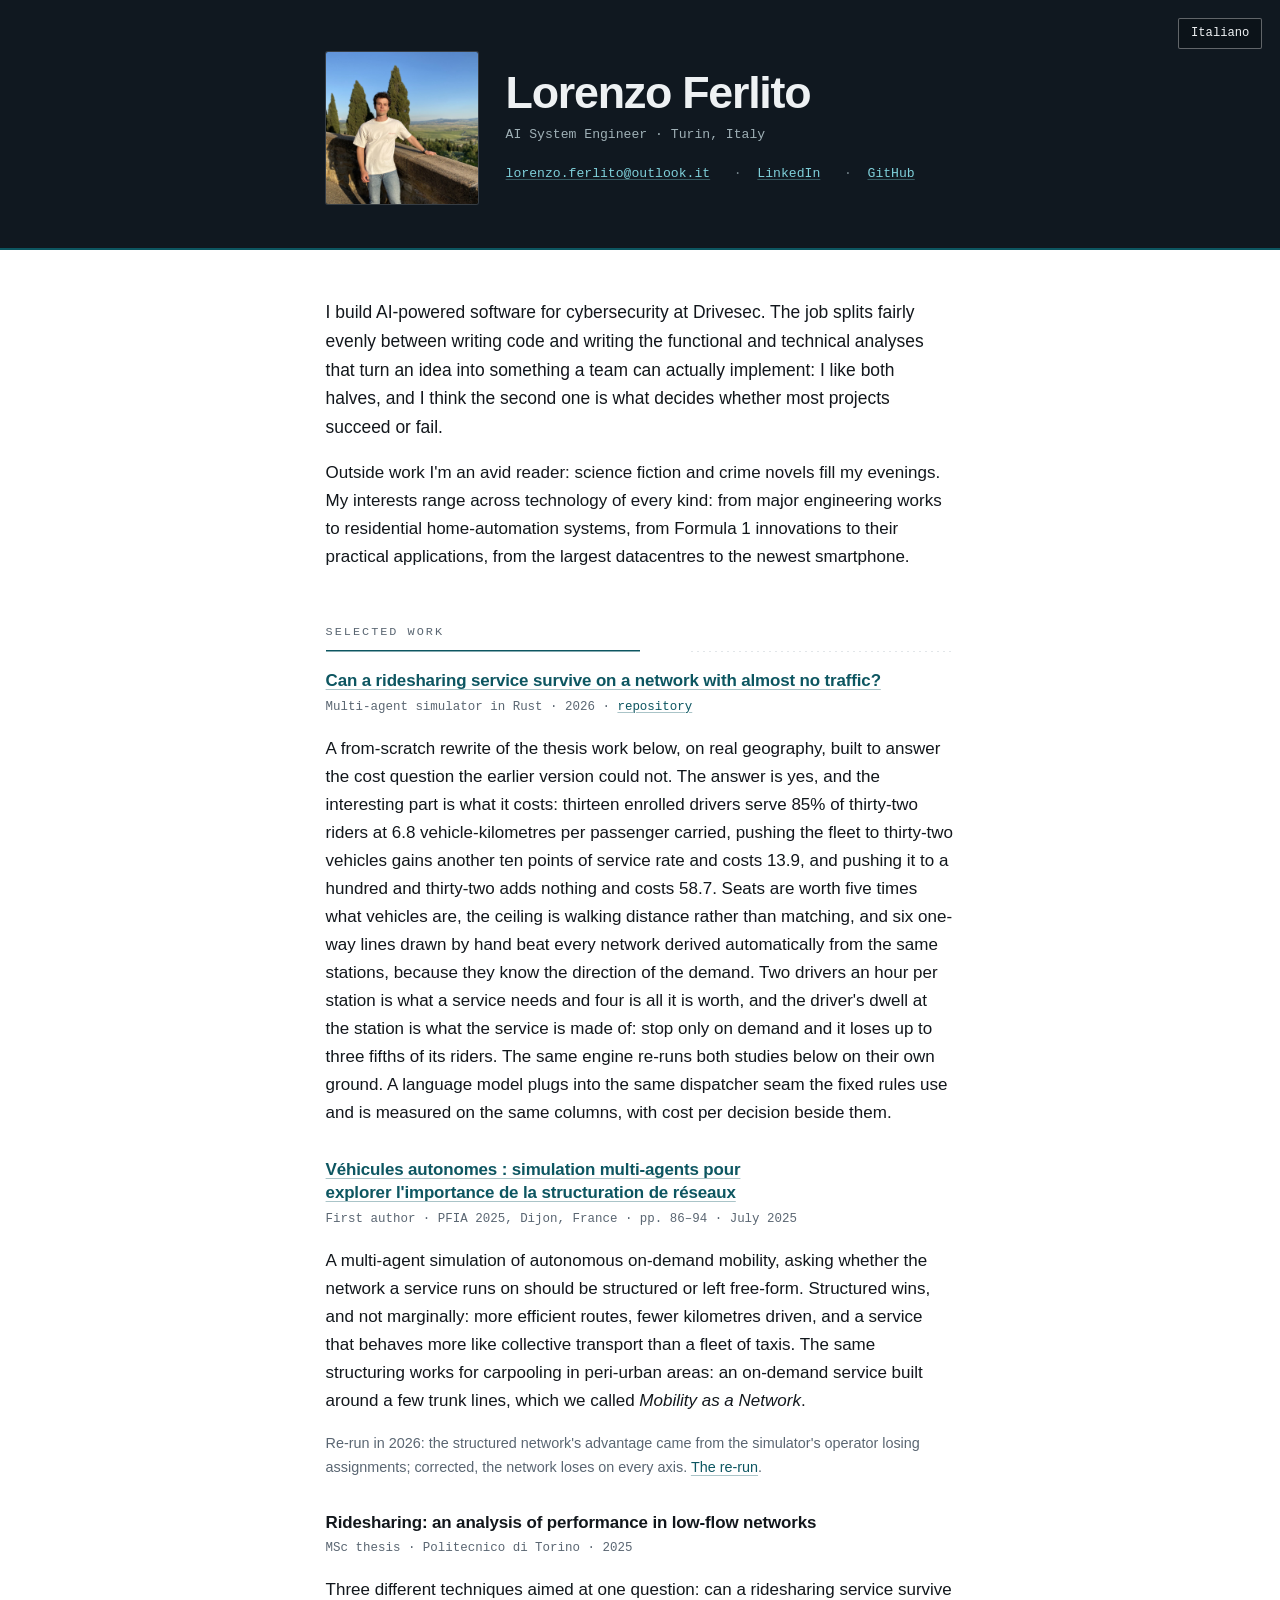
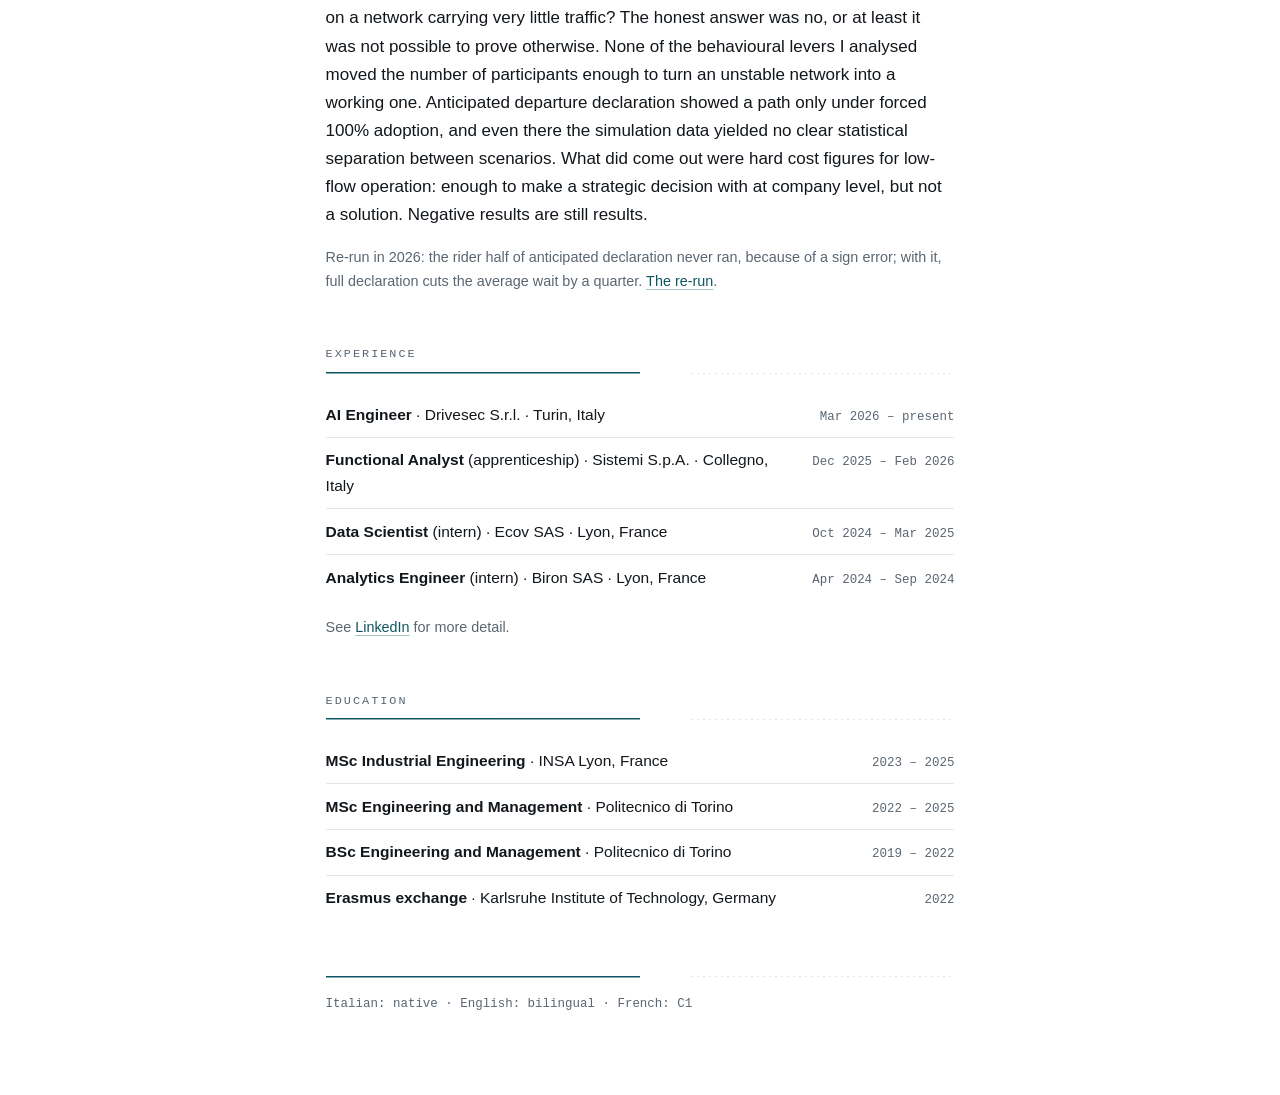
<file: index.html>
<!doctype html>
<html lang="en">

<head>
  <meta charset="utf-8">
  <meta name="viewport" content="width=device-width, initial-scale=1">
  <title>Lorenzo Ferlito</title>
  <meta name="description"
    content="Lorenzo Ferlito: AI engineer in Turin, Italy. Building AI-powered software for cybersecurity.">
  <link rel="icon" href="favicon.svg" type="image/svg+xml">
  <link rel="stylesheet" href="style.css">
</head>

<body>

  <a class="lang" href="it/" hreflang="it">Italiano</a>

  <div class="banner">
    <header>
      <img class="avatar" src="images/profile.jpg" alt="Lorenzo Ferlito">
      <div>
        <h1>Lorenzo Ferlito</h1>
        <p class="tagline">AI System Engineer · Turin, Italy</p>
        <!-- CV button: re-enable when Ferlito_Lorenzo_CV.pdf lands
        <p><a class="btn" href="Ferlito_Lorenzo_CV.pdf" download>Download CV (PDF)</a></p>
        -->
        <ul class="contact">
          <li><a href="mailto:lorenzo.ferlito@outlook.it">lorenzo.ferlito@outlook.it</a></li>
          <li><a href="https://linkedin.com/in/lorenzoferlito">LinkedIn</a></li>
          <li><a href="https://github.com/loryferli">GitHub</a></li>
        </ul>
      </div>
    </header>
  </div>

  <section class="intro">
    <p>I build AI-powered software for cybersecurity at Drivesec. The job splits fairly evenly between writing code and
      writing the functional and technical analyses that turn an idea into something a team can actually implement: I
      like both halves, and I think the second one is what decides whether most projects succeed or fail.</p>
    <p>Outside work I'm an avid reader: science fiction and crime novels fill my evenings. My interests range across
      technology of every kind: from major engineering works to residential home-automation systems, from Formula 1
      innovations to their practical applications, from the largest datacentres to the newest smartphone.</p>
  </section>

  <h2>Selected work</h2>

  <div class="entry">
    <h3><a href="mas/">Can a ridesharing service survive on a network with almost no traffic?</a></h3>
    <p class="meta">Multi-agent simulator in Rust · 2026 · <a href="https://github.com/loryferli/mas">repository</a>
    </p>
    <p>A from-scratch rewrite of the thesis work below, on real geography, built to answer the cost
      question the earlier version could not. The answer is yes, and the interesting part is what it
      costs: thirteen enrolled drivers serve 85% of thirty-two riders at 6.8 vehicle-kilometres per
      passenger carried, pushing the fleet to thirty-two vehicles gains another ten points of service
      rate and costs 13.9, and pushing it to a hundred and thirty-two adds nothing and costs 58.7.
      Seats are worth five times what vehicles are, the ceiling is walking distance rather than
      matching, and six one-way lines drawn by hand beat every network derived automatically from the
      same stations, because they know the direction of the demand. Two drivers an hour per station
      is what a service needs and four is all it is worth, and the driver's dwell at the station is
      what the service is made of: stop only on demand and it loses up to three fifths of its riders.
      The same engine re-runs both studies below on their own ground. A language model plugs into the
      same dispatcher seam the fixed rules use and is measured on the same columns, with cost per
      decision beside them.</p>
  </div>

  <div class="entry">
    <h3><a href="https://hal.science/hal-05189763v2">Véhicules autonomes : simulation multi-agents pour explorer
        l'importance de la structuration de réseaux</a></h3>
    <p class="meta">First author · PFIA 2025, Dijon, France · pp. 86–94 · July 2025</p>
    <p>A multi-agent simulation of autonomous on-demand mobility, asking whether the network a service runs on should be
      structured or left free-form. Structured wins, and not marginally: more efficient routes, fewer kilometres
      driven, and a service that behaves more like collective transport than a fleet of taxis. The same structuring
      works for carpooling in peri-urban areas: an on-demand service built around a few trunk lines, which we called
      <em>Mobility as a Network</em>.</p>
    <p class="aside">Re-run in 2026: the structured network's advantage came from the simulator's
      operator losing assignments; corrected, the network loses on every axis.
      <a href="mas/#rerun">The re-run</a>.</p>
  </div>

  <div class="entry">
    <h3>Ridesharing: an analysis of performance in low-flow networks</h3>
    <p class="meta">MSc thesis · Politecnico di Torino · 2025</p>
    <p>Three different techniques aimed at one question: can a ridesharing service survive on a network carrying very
      little traffic? The honest answer was no, or at least it was not possible to prove otherwise. None of the
      behavioural levers I analysed moved the number of participants enough to turn an unstable network into a working
      one. Anticipated departure declaration showed a path only under forced 100% adoption, and even there the
      simulation data yielded no clear statistical separation between scenarios. What did come out were hard cost
      figures for low-flow operation: enough to make a strategic decision with at company level, but not a solution.
      Negative results are still results.</p>
    <p class="aside">Re-run in 2026: the rider half of anticipated declaration never ran, because of
      a sign error; with it, full declaration cuts the average wait by a quarter.
      <a href="mas/#rerun">The re-run</a>.</p>
  </div>

  <h2>Experience</h2>

  <ul class="roles">
    <li><span class="what"><strong>AI Engineer</strong> · Drivesec S.r.l. · Turin, Italy</span><span class="when">Mar
        2026 – present</span></li>
    <li><span class="what"><strong>Functional Analyst</strong> (apprenticeship) · Sistemi S.p.A. · Collegno,
        Italy</span><span class="when">Dec 2025 – Feb 2026</span></li>
    <li><span class="what"><strong>Data Scientist</strong> (intern) · Ecov SAS · Lyon, France</span><span
        class="when">Oct 2024 – Mar 2025</span></li>
    <li><span class="what"><strong>Analytics Engineer</strong> (intern) · Biron SAS · Lyon, France</span><span
        class="when">Apr 2024 – Sep 2024</span></li>
  </ul>
  <p class="aside">See <a href="https://linkedin.com/in/lorenzoferlito">LinkedIn</a> for more detail.
  </p>

  <h2>Education</h2>

  <ul class="roles">
    <li><span class="what"><strong>MSc Industrial Engineering</strong> · INSA Lyon, France</span><span class="when">2023
        – 2025</span></li>
    <li><span class="what"><strong>MSc Engineering and Management</strong> · Politecnico di Torino</span><span
        class="when">2022 – 2025</span></li>
    <li><span class="what"><strong>BSc Engineering and Management</strong> · Politecnico di Torino</span><span
        class="when">2019 – 2022</span></li>
    <li><span class="what"><strong>Erasmus exchange</strong> · Karlsruhe Institute of Technology, Germany</span><span
        class="when">2022</span></li>
  </ul>

  <footer>
    <p>Italian: native · English: bilingual · French: C1</p>
  </footer>

</body>

</html>
</file>
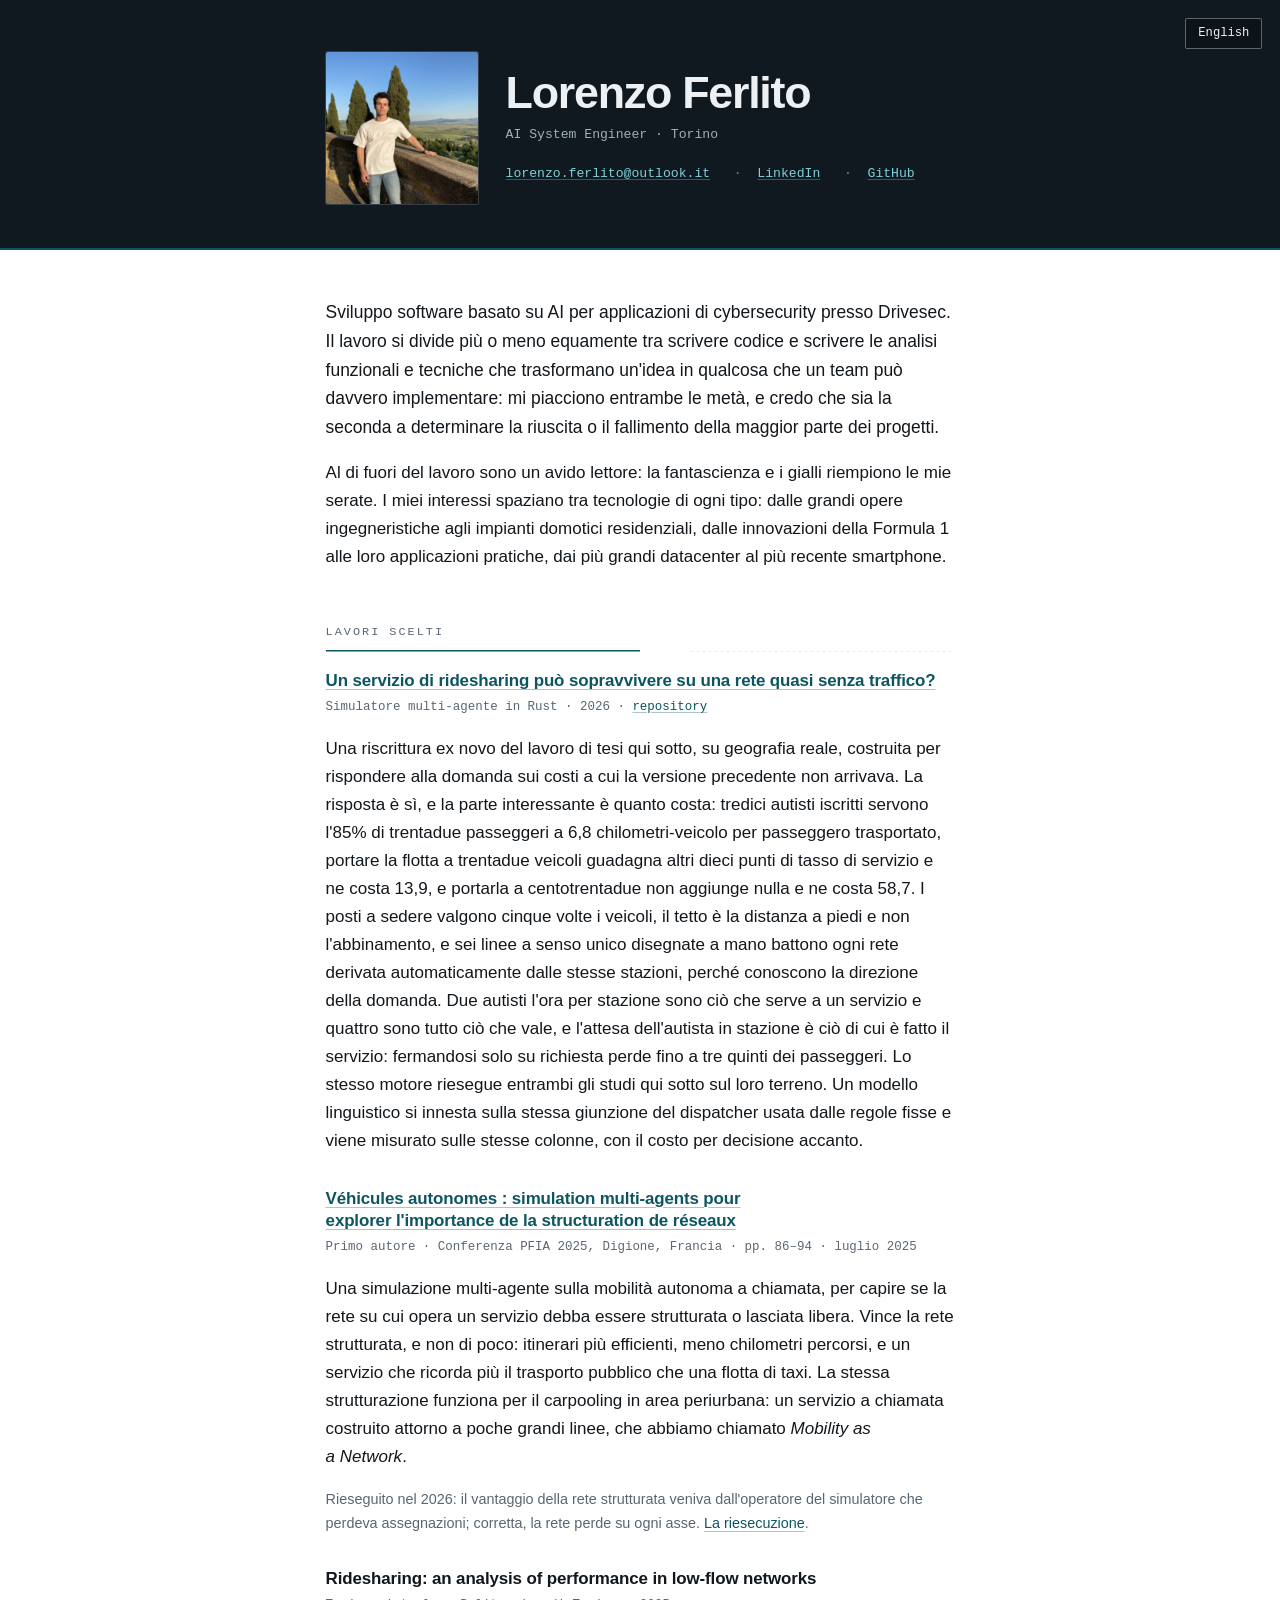
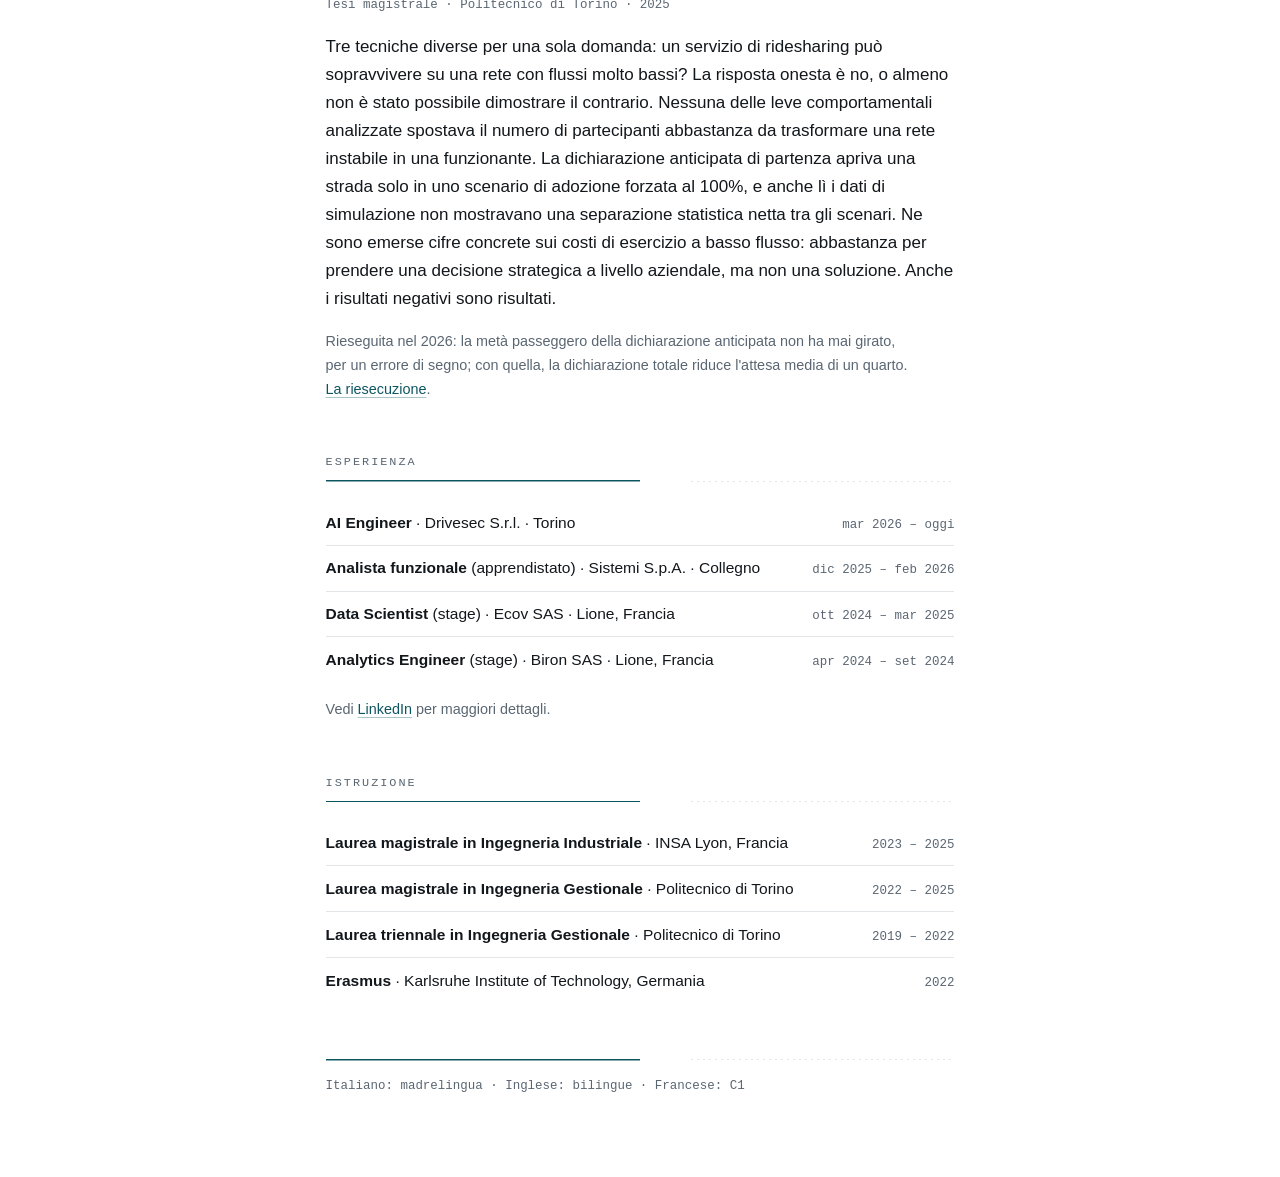
<file: it/index.html>
<!doctype html>
<html lang="it">

<head>
  <meta charset="utf-8">
  <meta name="viewport" content="width=device-width, initial-scale=1">
  <title>Lorenzo Ferlito</title>
  <meta name="description"
    content="Lorenzo Ferlito: AI engineer a Torino. Sviluppo software AI per applicazioni di cybersecurity.">
  <link rel="icon" href="../favicon.svg" type="image/svg+xml">
  <link rel="stylesheet" href="../style.css">
</head>

<body class="it">

  <a class="lang" href="../" hreflang="en">English</a>

  <div class="banner">
    <header>
      <img class="avatar" src="../images/profile.jpg" alt="Lorenzo Ferlito">
      <div>
        <h1>Lorenzo Ferlito</h1>
        <p class="tagline">AI System Engineer · Torino</p>
        <!-- CV button: re-enable when Ferlito_Lorenzo_CV.pdf lands
        <p><a class="btn" href="../Ferlito_Lorenzo_CV.pdf" download>Scarica il CV (PDF)</a></p>
        -->
        <ul class="contact">
          <li><a href="mailto:lorenzo.ferlito@outlook.it">lorenzo.ferlito@outlook.it</a></li>
          <li><a href="https://linkedin.com/in/lorenzoferlito">LinkedIn</a></li>
          <li><a href="https://github.com/loryferli">GitHub</a></li>
        </ul>
      </div>
    </header>
  </div>

  <section class="intro">
    <p>Sviluppo software basato su AI per applicazioni di cybersecurity presso Drivesec. Il lavoro si divide più o
      meno equamente tra scrivere codice e scrivere le analisi funzionali e tecniche che trasformano un'idea in
      qualcosa che un team può davvero implementare: mi piacciono entrambe le metà, e credo che sia la seconda a
      determinare la riuscita o il fallimento della maggior parte dei progetti.</p>
    <p>Al di fuori del lavoro sono un avido lettore: la fantascienza e i gialli riempiono le mie serate. I miei
      interessi spaziano tra tecnologie di ogni tipo: dalle grandi opere ingegneristiche agli impianti domotici
      residenziali, dalle innovazioni della Formula 1 alle loro applicazioni pratiche, dai più grandi datacenter al più
      recente smartphone.</p>
  </section>

  <h2>Lavori scelti</h2>

  <div class="entry">
    <h3><a href="mas/">Un servizio di ridesharing può sopravvivere su una rete quasi senza traffico?</a></h3>
    <p class="meta">Simulatore multi-agente in Rust · 2026 · <a
        href="https://github.com/loryferli/mas">repository</a></p>
    <p>Una riscrittura ex novo del lavoro di tesi qui sotto, su geografia reale, costruita per rispondere alla
      domanda sui costi a cui la versione precedente non arrivava. La risposta è sì, e la parte interessante è quanto
      costa: tredici autisti iscritti servono l'85% di trentadue passeggeri a 6,8 chilometri-veicolo per passeggero
      trasportato, portare la flotta a trentadue veicoli guadagna altri dieci punti di tasso di servizio e ne costa
      13,9, e portarla a centotrentadue non aggiunge nulla e ne costa 58,7. I posti a sedere valgono cinque volte i
      veicoli, il tetto è la distanza a piedi e non l'abbinamento, e sei linee a senso unico disegnate a mano battono
      ogni rete derivata automaticamente dalle stesse stazioni, perché conoscono la direzione della domanda. Due
      autisti l'ora per stazione sono ciò che serve a un servizio e quattro sono tutto ciò che vale, e l'attesa
      dell'autista in stazione è ciò di cui è fatto il servizio: fermandosi solo su richiesta perde fino a tre quinti
      dei passeggeri. Lo stesso motore riesegue entrambi gli studi qui sotto sul loro terreno. Un
      modello linguistico si innesta sulla stessa giunzione del dispatcher usata dalle regole fisse e viene misurato
      sulle stesse colonne, con il costo per decisione accanto.</p>
  </div>

  <div class="entry">
    <h3><a href="https://hal.science/hal-05189763v2">Véhicules autonomes : simulation multi-agents pour explorer
        l'importance de la structuration de réseaux</a></h3>
    <p class="meta">Primo autore · Conferenza PFIA 2025, Digione, Francia · pp. 86–94 · luglio 2025</p>
    <p>Una simulazione multi-agente sulla mobilità autonoma a chiamata, per capire se la rete su cui opera un
      servizio debba essere strutturata o lasciata libera. Vince la rete strutturata, e non di poco: itinerari più
      efficienti, meno chilometri percorsi, e un servizio che ricorda più il trasporto pubblico che una flotta di
      taxi. La stessa strutturazione funziona per il carpooling in area periurbana: un servizio a chiamata costruito
      attorno a poche grandi linee, che abbiamo chiamato <em>Mobility as a Network</em>.</p>
    <p class="aside">Rieseguito nel 2026: il vantaggio della rete strutturata veniva dall'operatore del simulatore
      che perdeva assegnazioni; corretta, la rete perde su ogni asse. <a href="mas/#rerun">La riesecuzione</a>.</p>
  </div>

  <div class="entry">
    <h3>Ridesharing: an analysis of performance in low-flow networks</h3>
    <p class="meta">Tesi magistrale · Politecnico di Torino · 2025</p>
    <p>Tre tecniche diverse per una sola domanda: un servizio di ridesharing può sopravvivere su una rete con flussi
      molto bassi? La risposta onesta è no, o almeno non è stato possibile dimostrare il contrario. Nessuna delle leve
      comportamentali analizzate spostava il numero di partecipanti abbastanza da trasformare una rete instabile in
      una funzionante. La dichiarazione anticipata di partenza apriva una strada solo in uno scenario di adozione
      forzata al 100%, e anche lì i dati di simulazione non mostravano una separazione statistica netta tra gli
      scenari. Ne sono emerse cifre concrete sui costi di esercizio a basso flusso: abbastanza per prendere una
      decisione strategica a livello aziendale, ma non una soluzione. Anche i risultati negativi sono risultati.</p>
    <p class="aside">Rieseguita nel 2026: la metà passeggero della dichiarazione anticipata non ha mai girato, per un
      errore di segno; con quella, la dichiarazione totale riduce l'attesa media di un quarto.
      <a href="mas/#rerun">La riesecuzione</a>.</p>
  </div>

  <h2>Esperienza</h2>

  <ul class="roles">
    <li><span class="what"><strong>AI Engineer</strong> · Drivesec S.r.l. · Torino</span><span class="when">mar 2026 –
        oggi</span></li>
    <li><span class="what"><strong>Analista funzionale</strong> (apprendistato) · Sistemi S.p.A. · Collegno</span><span
        class="when">dic 2025 – feb 2026</span></li>
    <li><span class="what"><strong>Data Scientist</strong> (stage) · Ecov SAS · Lione, Francia</span><span
        class="when">ott 2024 – mar 2025</span></li>
    <li><span class="what"><strong>Analytics Engineer</strong> (stage) · Biron SAS · Lione, Francia</span><span
        class="when">apr 2024 – set 2024</span></li>
  </ul>
  <p class="aside">Vedi <a href="https://linkedin.com/in/lorenzoferlito">LinkedIn</a> per maggiori dettagli.</p>

  <h2>Istruzione</h2>

  <ul class="roles">
    <li><span class="what"><strong>Laurea magistrale in Ingegneria Industriale</strong> · INSA Lyon, Francia</span><span
        class="when">2023 – 2025</span></li>
    <li><span class="what"><strong>Laurea magistrale in Ingegneria Gestionale</strong> · Politecnico di
        Torino</span><span class="when">2022 – 2025</span></li>
    <li><span class="what"><strong>Laurea triennale in Ingegneria Gestionale</strong> · Politecnico di
        Torino</span><span class="when">2019 – 2022</span></li>
    <li><span class="what"><strong>Erasmus</strong> · Karlsruhe Institute of Technology, Germania</span><span
        class="when">2022</span></li>
  </ul>

  <footer>
    <p>Italiano: madrelingua · Inglese: bilingue · Francese: C1</p>
  </footer>

</body>

</html>
</file>
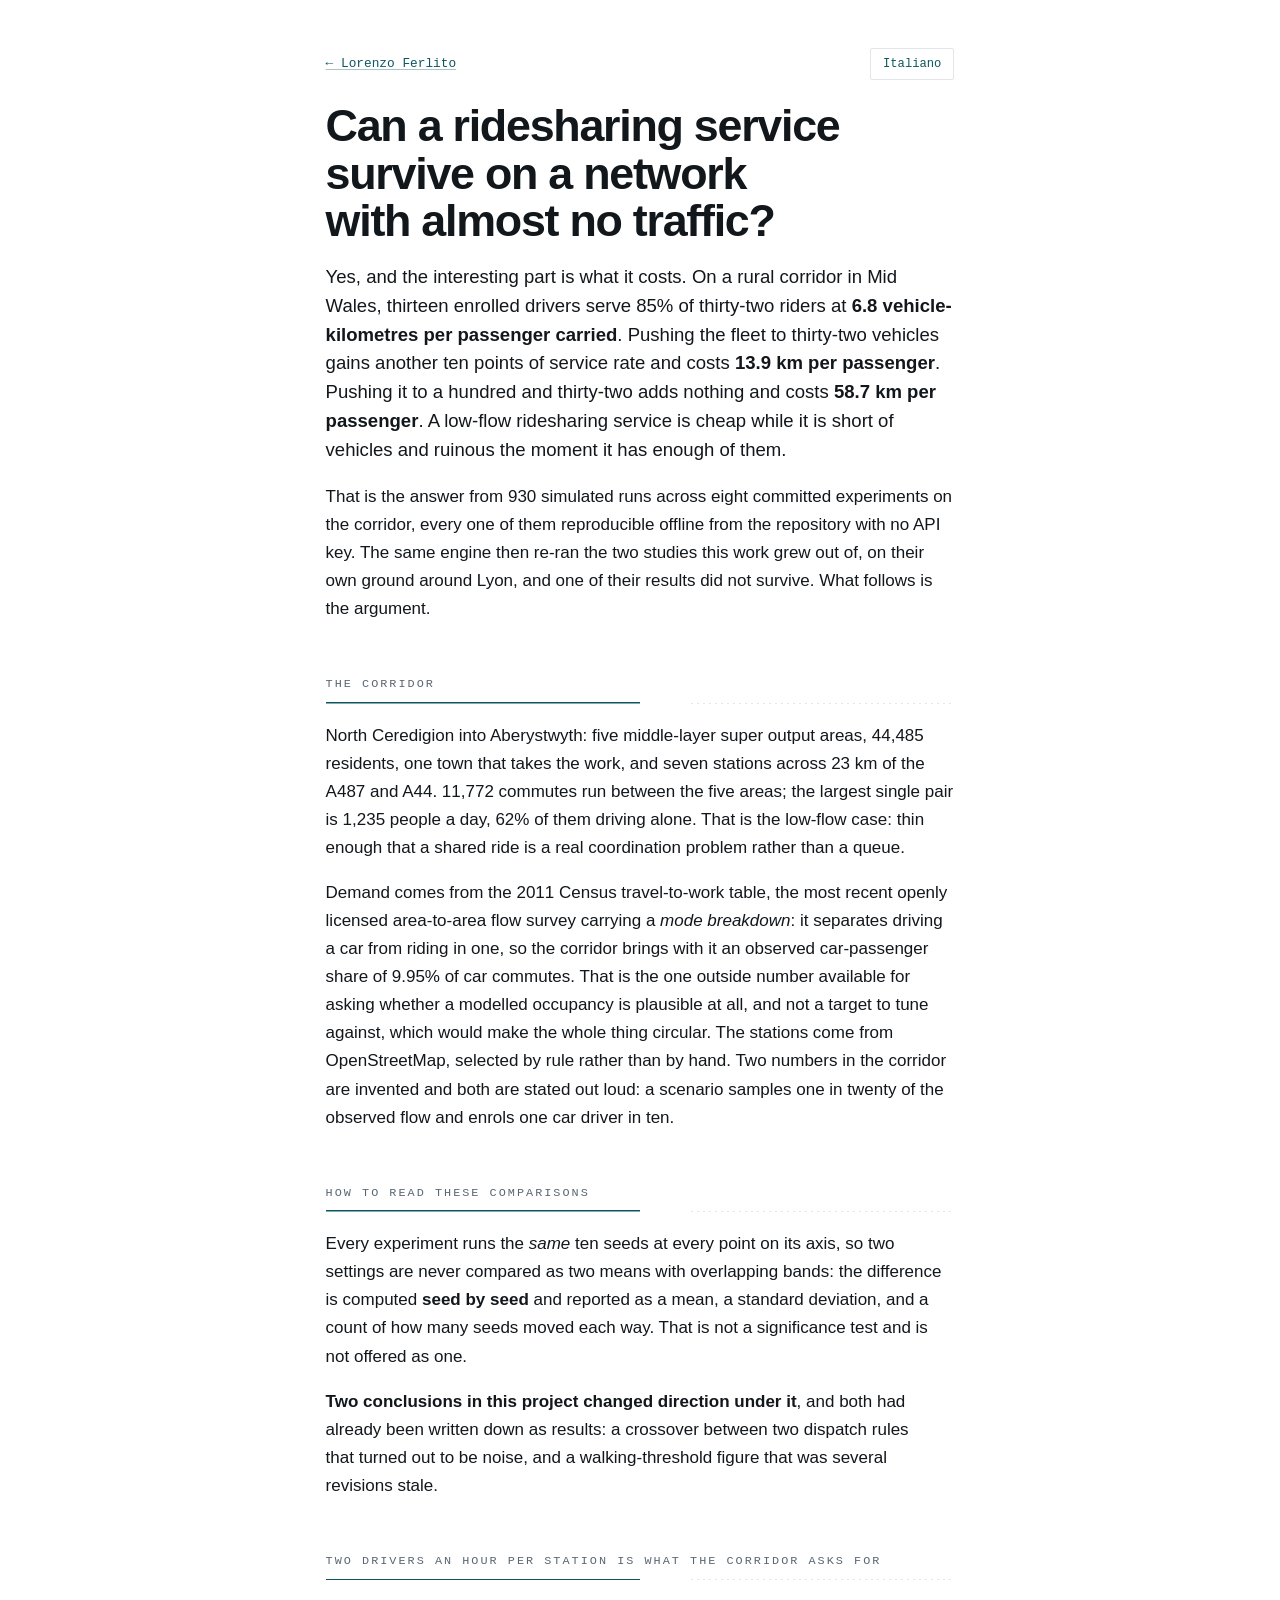
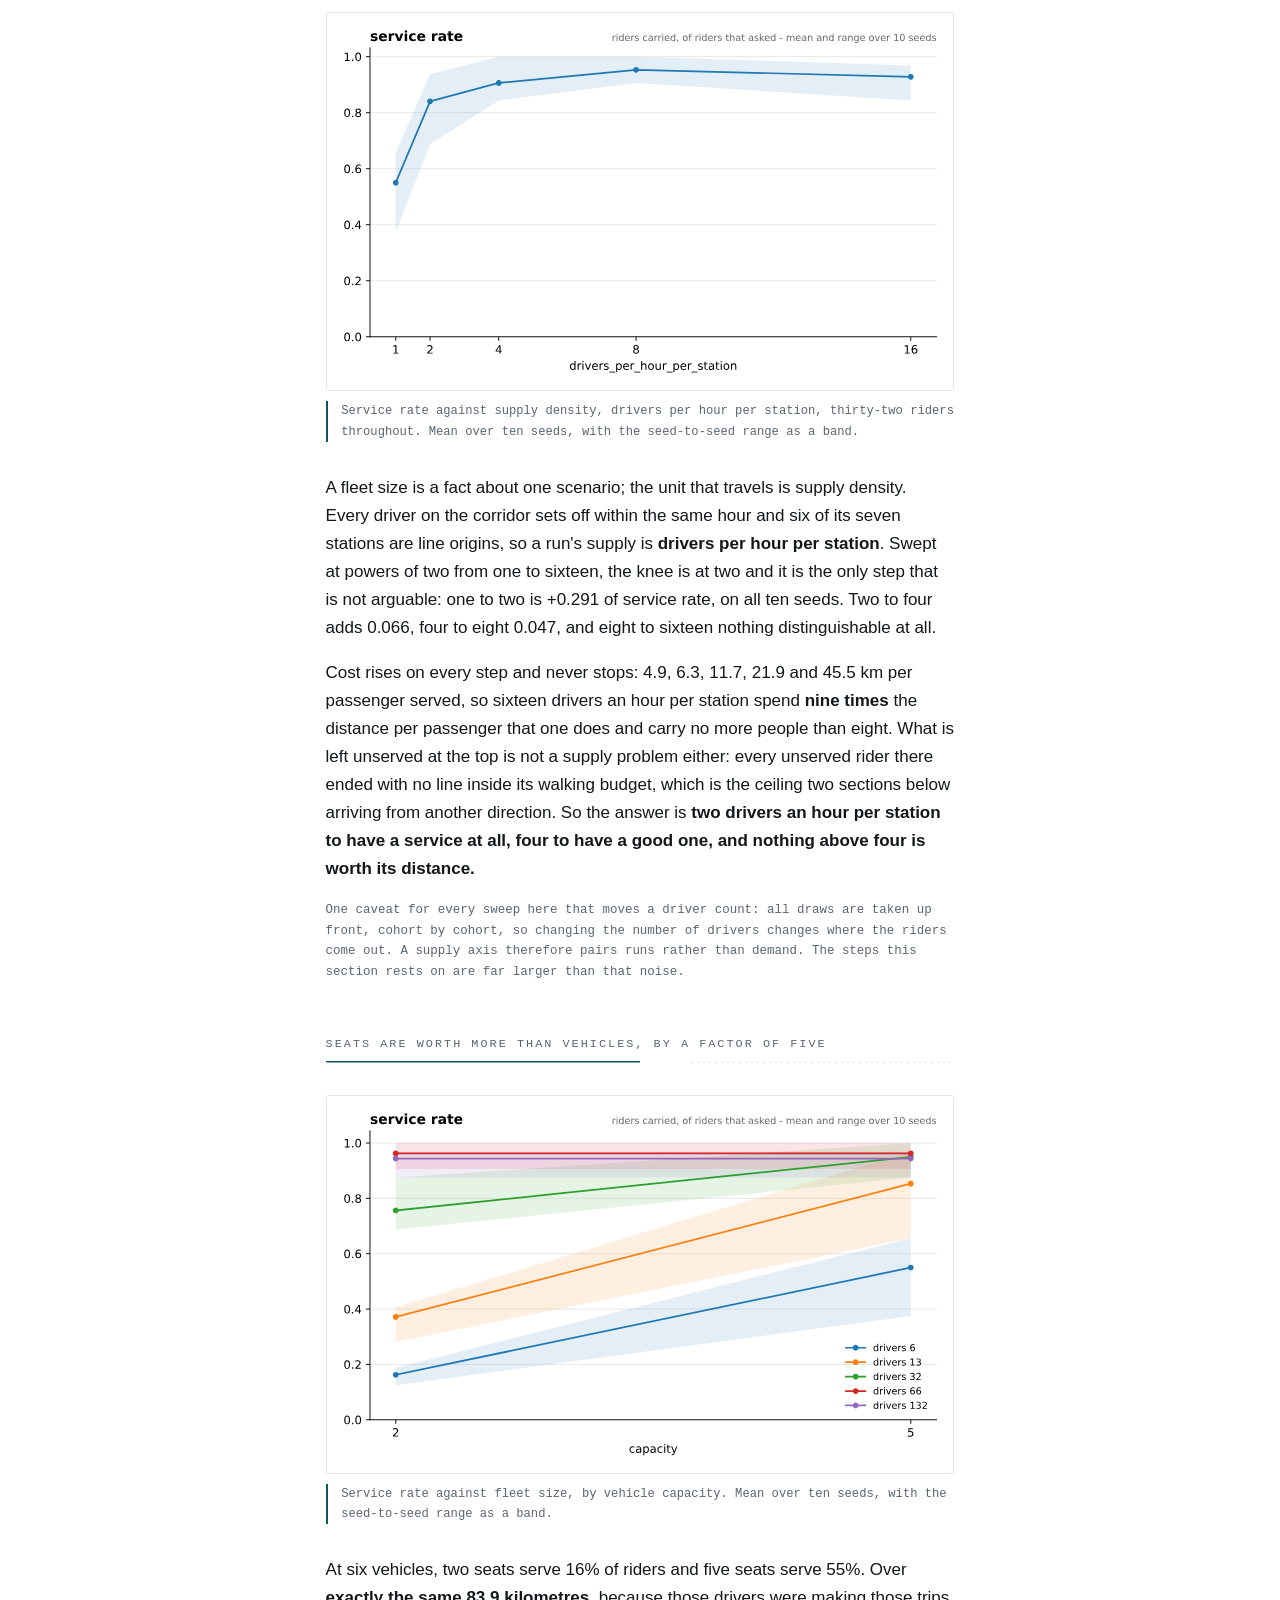
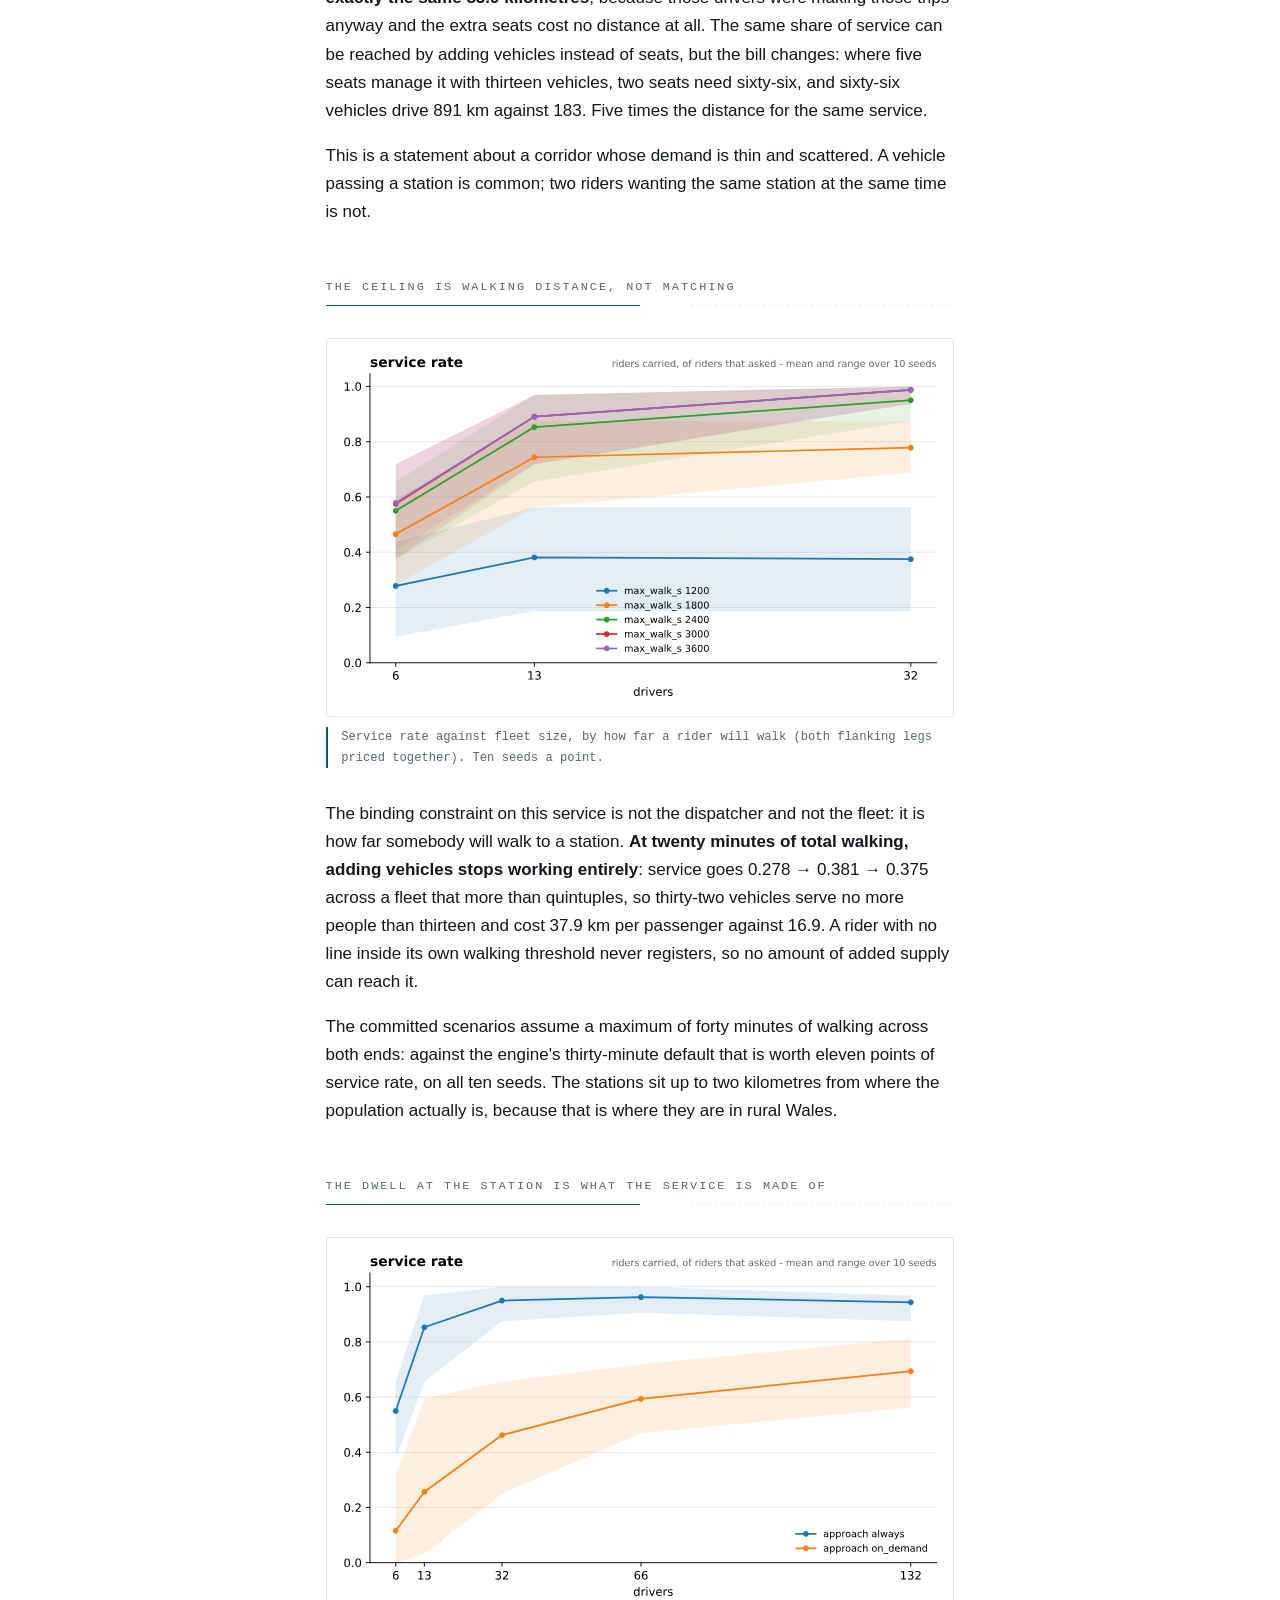
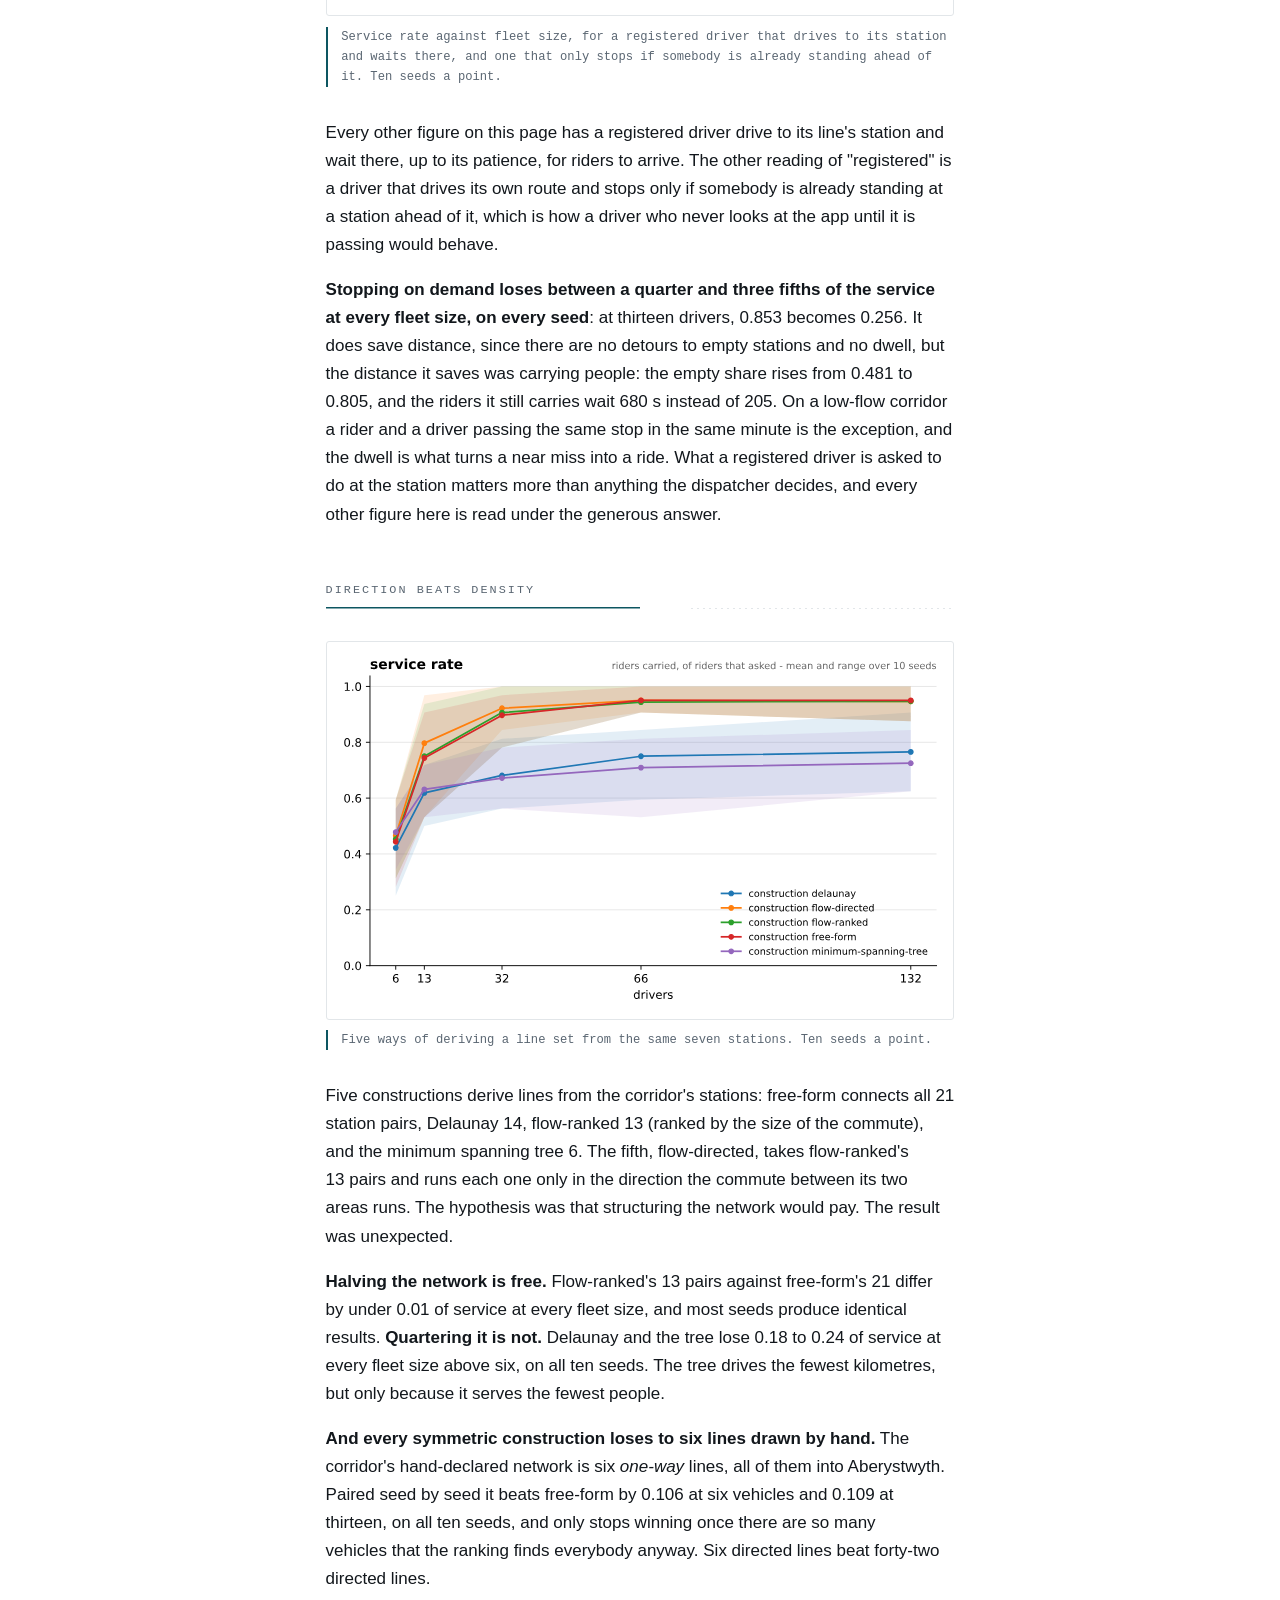
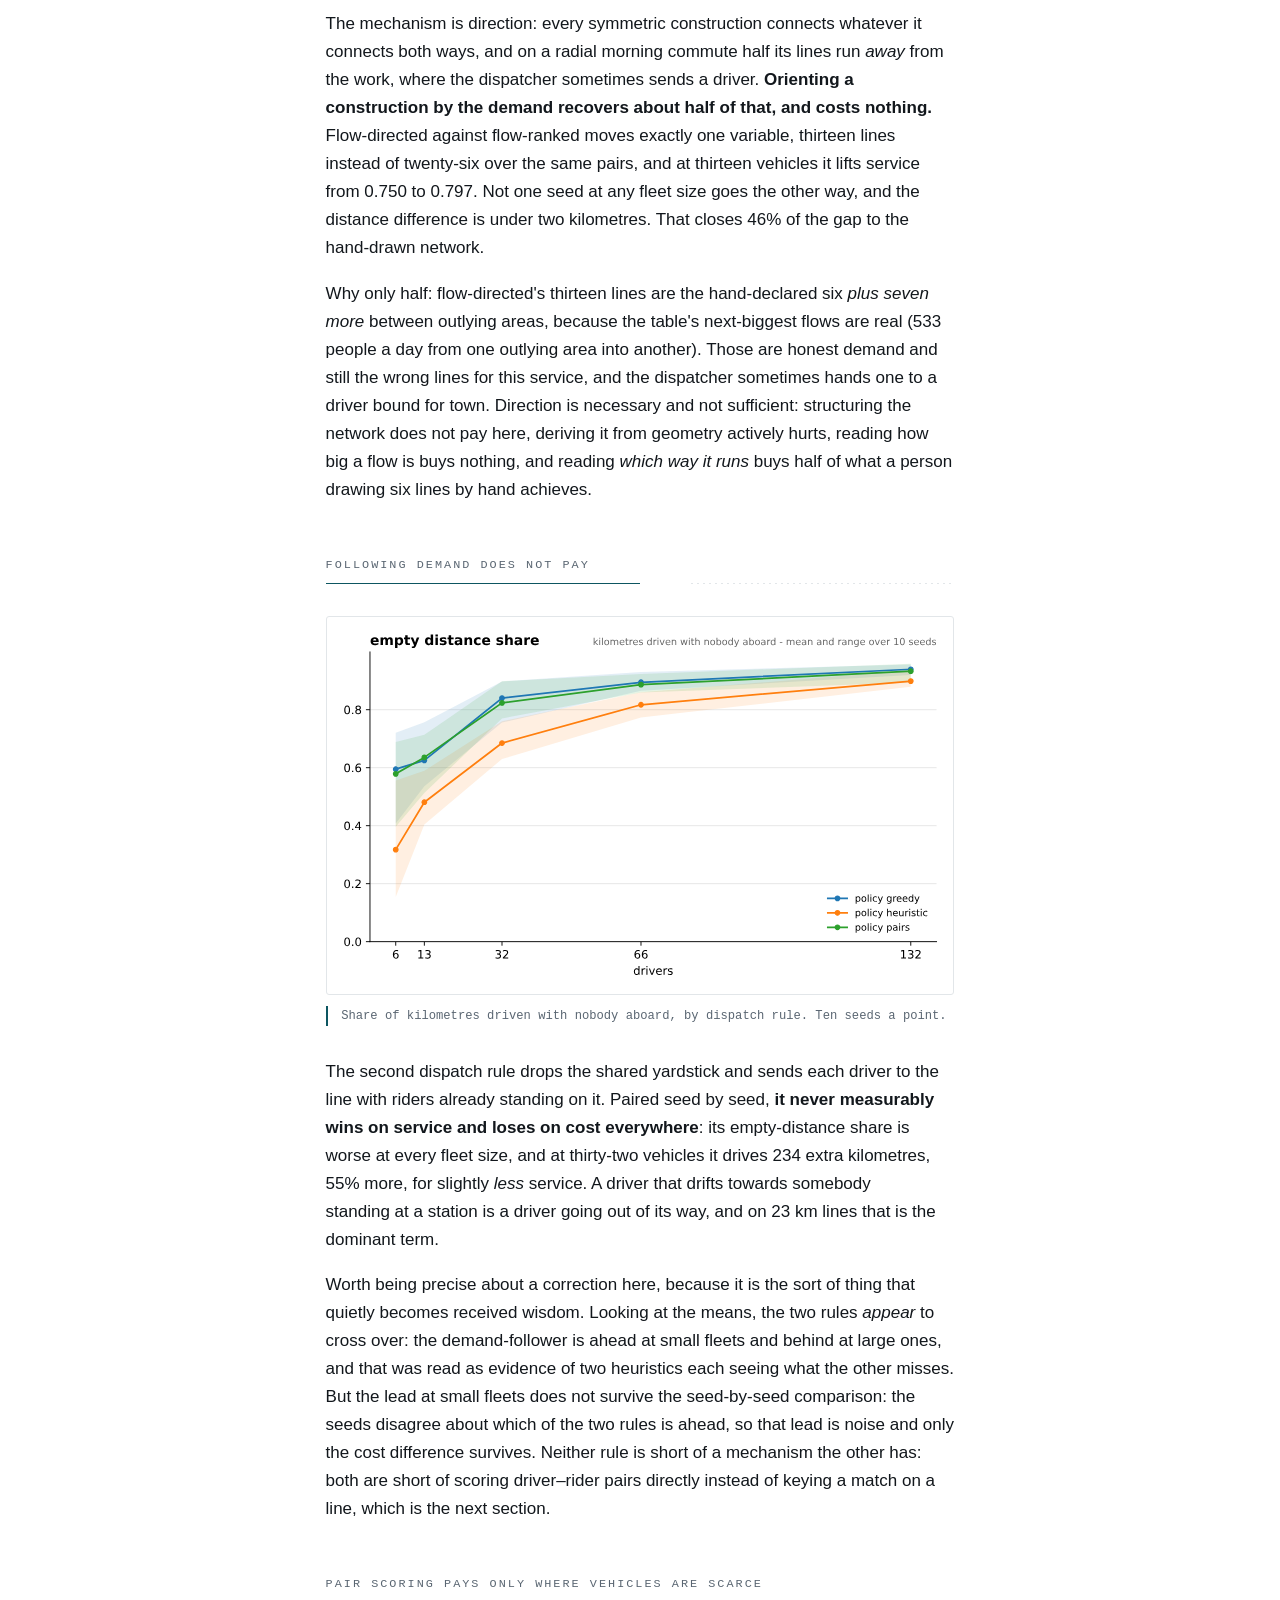
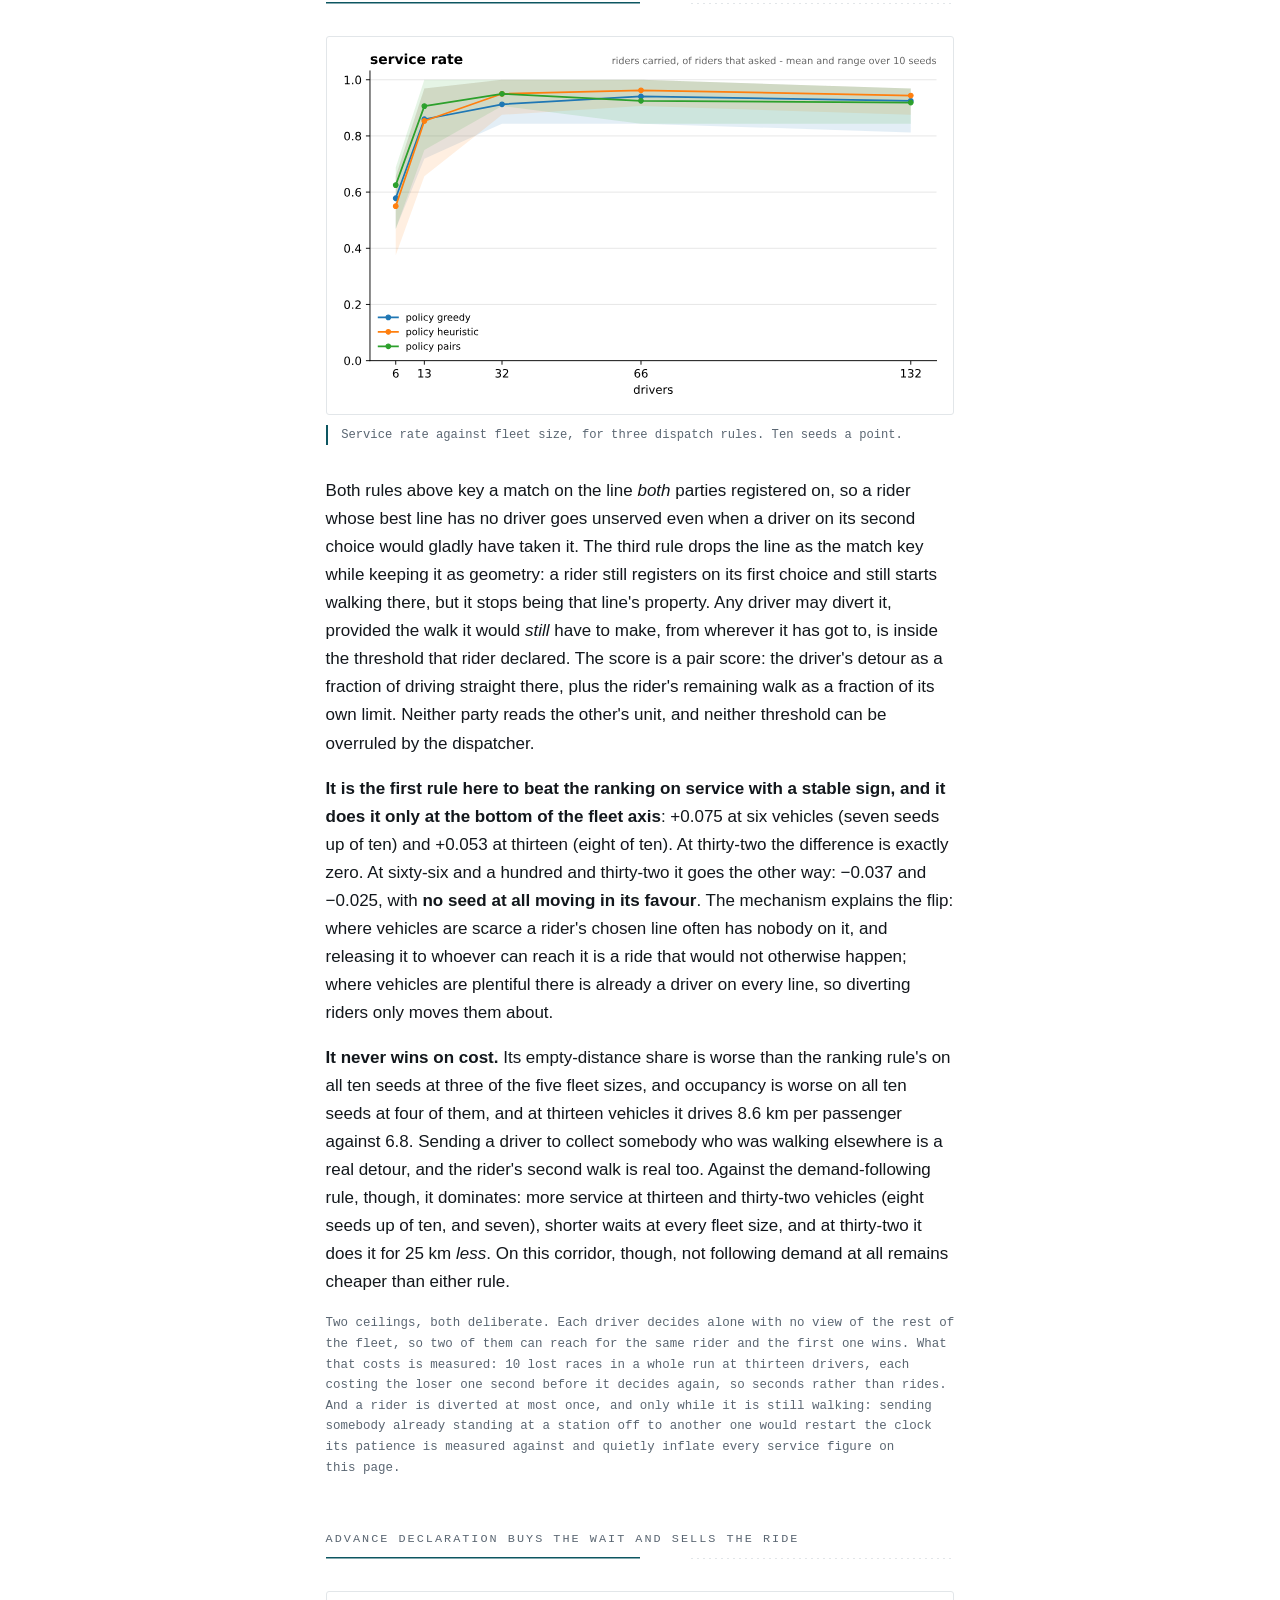
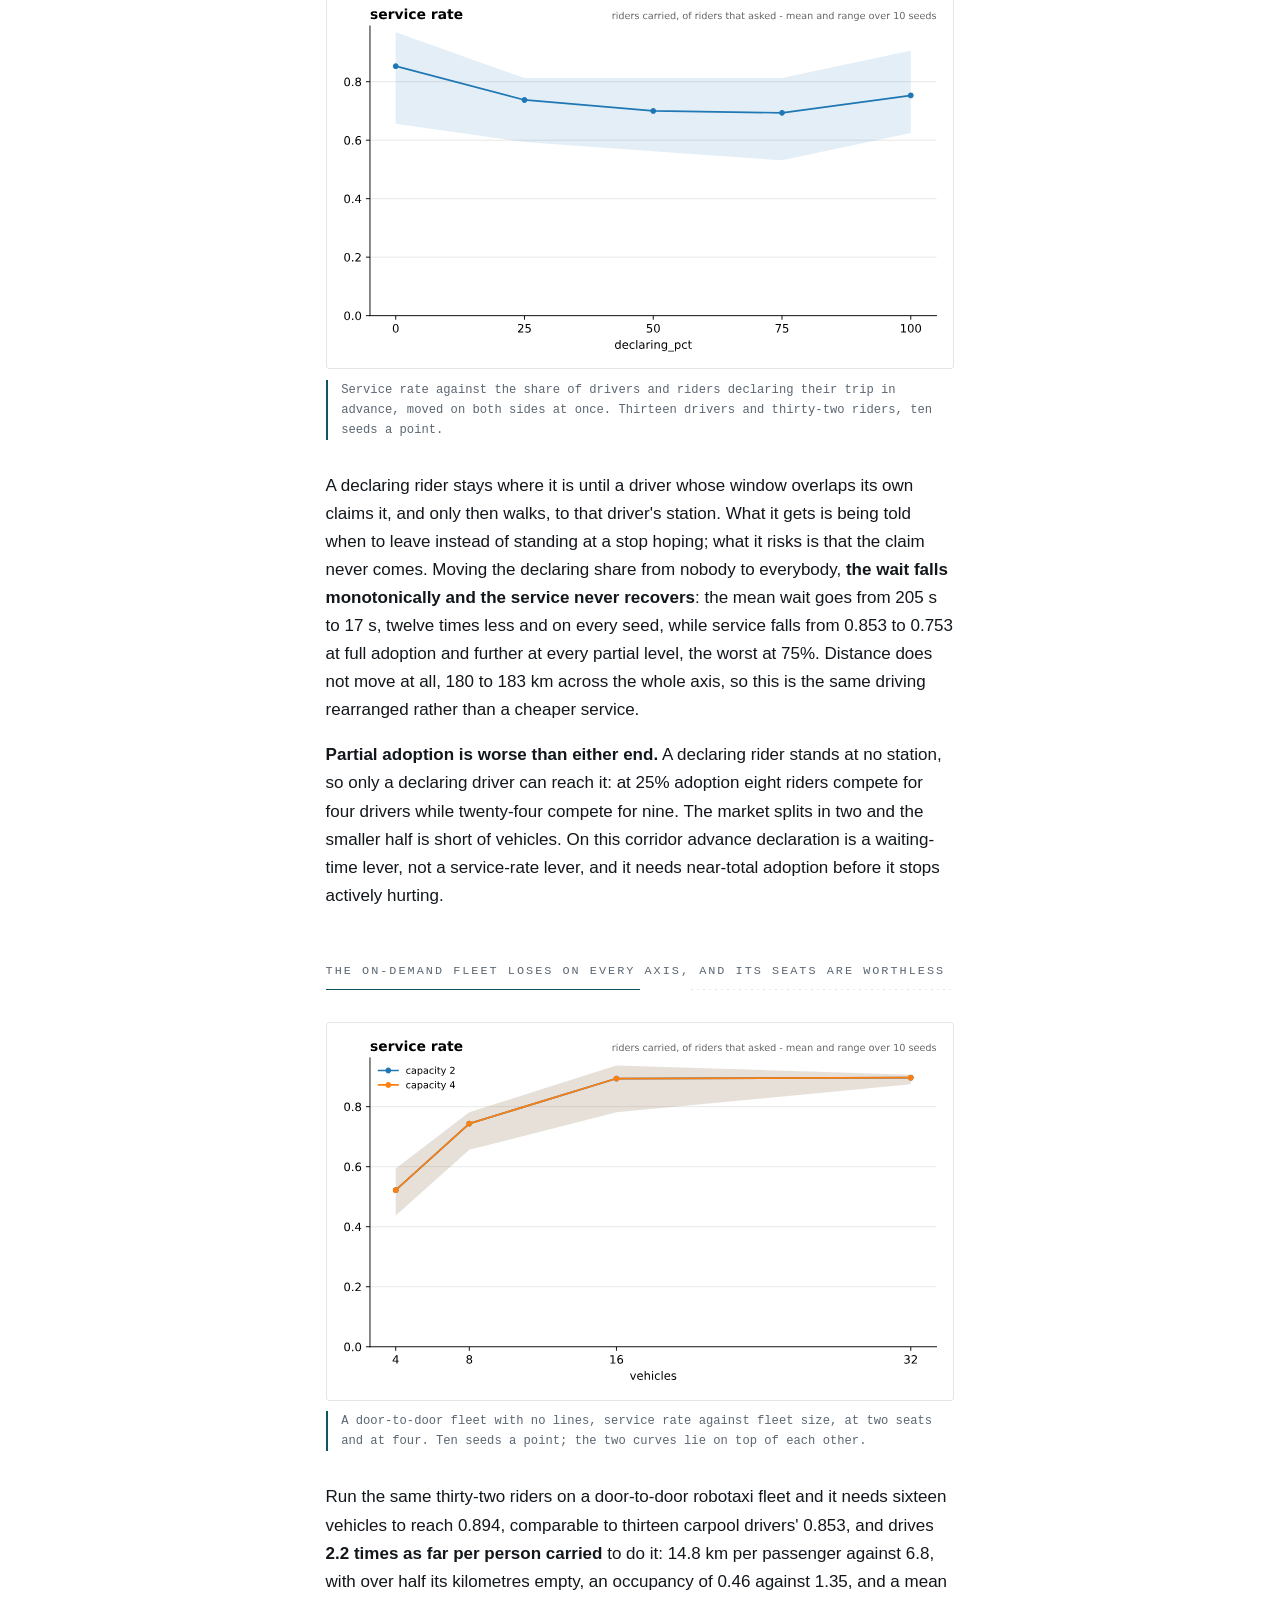
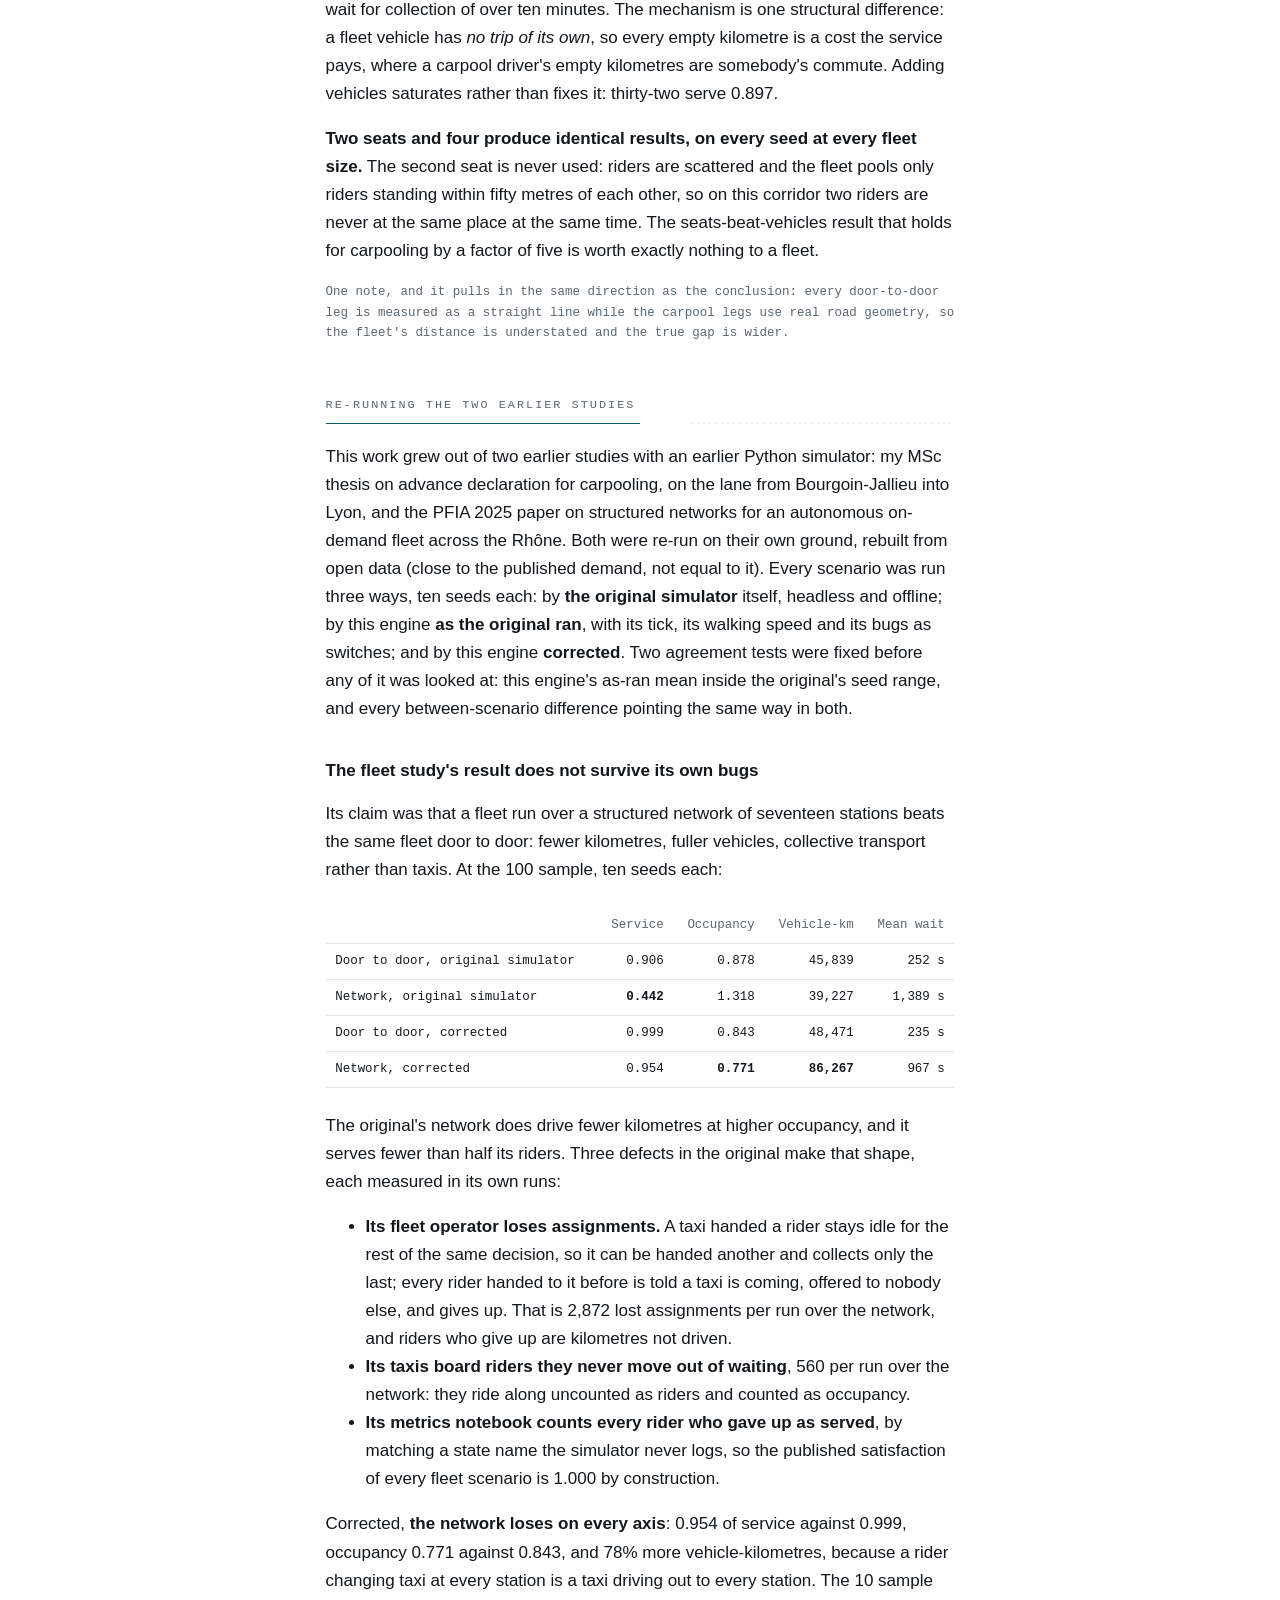
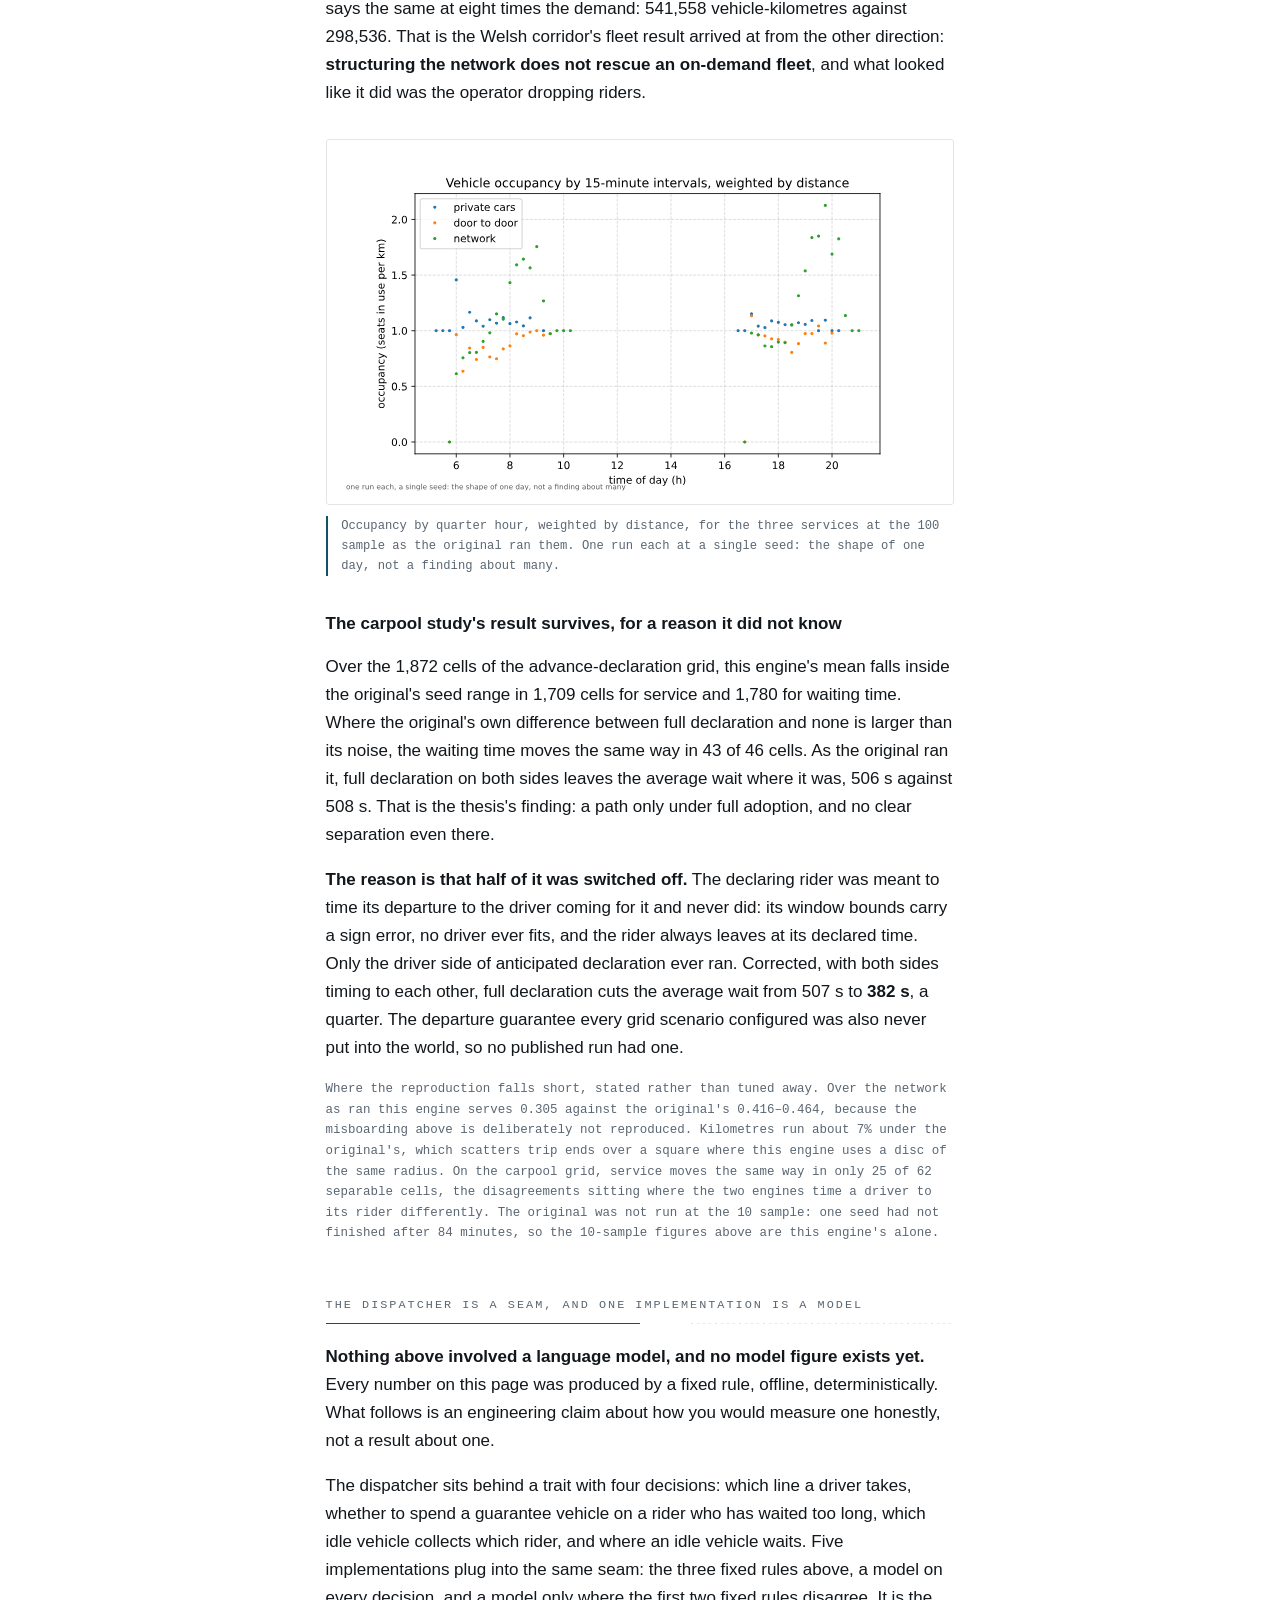
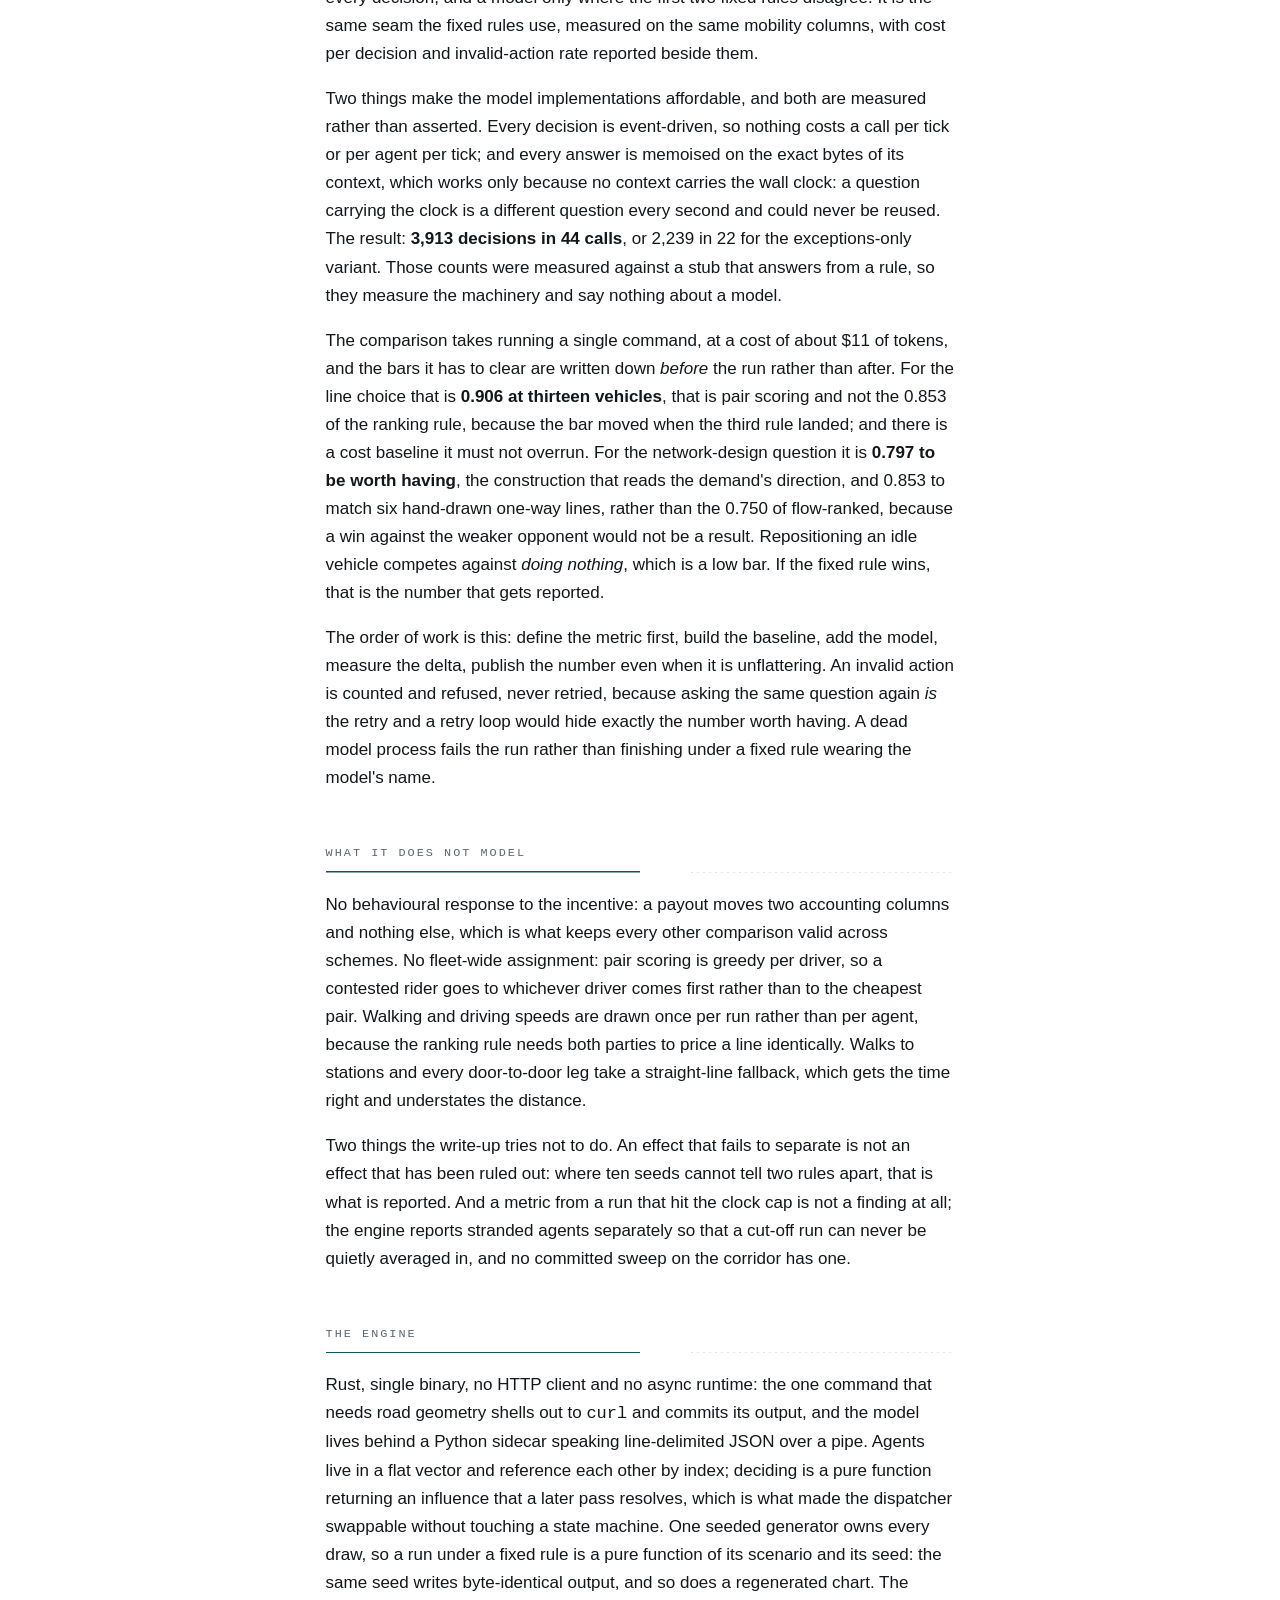
<file: mas/index.html>
<!doctype html>
<html lang="en">

<head>
  <meta charset="utf-8">
  <meta name="viewport" content="width=device-width, initial-scale=1">
  <title>Ridesharing on a low-flow network – Lorenzo Ferlito</title>
  <meta name="description"
    content="Can a ridesharing service survive on a network carrying very little traffic? A multi-agent simulation on a rural Welsh corridor, what it costs to run one, and a re-run of two earlier studies on their own ground.">
  <link rel="icon" href="../favicon.svg" type="image/svg+xml">
  <link rel="stylesheet" href="../style.css">
</head>

<body>

  <a class="lang-inline" href="../it/mas/" hreflang="it">Italiano</a>

  <a class="back" href="../">← Lorenzo Ferlito</a>

  <h1>Can a ridesharing service survive on a network with almost no traffic?</h1>

  <p class="lede">Yes, and the interesting part is what it costs. On a rural corridor in Mid Wales,
    thirteen enrolled drivers serve 85% of thirty-two riders at <strong>6.8 vehicle-kilometres per
      passenger carried</strong>. Pushing the fleet to thirty-two vehicles gains another ten points
    of service rate and costs <strong>13.9 km per passenger</strong>. Pushing it to a hundred and
    thirty-two adds nothing and costs <strong>58.7 km per passenger</strong>. A low-flow ridesharing
    service is cheap while it is short of vehicles and ruinous the moment it has enough of them.</p>

  <p>That is the answer from 930 simulated runs across eight committed experiments on the corridor,
    every one of them reproducible offline from the repository with no API key. The same engine then
    re-ran the two studies this work grew out of, on their own ground around Lyon, and one of their
    results did not survive. What follows is the argument.</p>

  <h2>The corridor</h2>

  <p>North Ceredigion into Aberystwyth: five middle-layer super output areas, 44,485 residents, one
    town that takes the work, and seven stations across 23 km of the A487 and A44. 11,772 commutes
    run between the five areas; the largest single pair is 1,235 people a day, 62% of them driving
    alone. That is the low-flow case: thin enough that a shared ride is a real coordination problem
    rather than a queue.</p>

  <p>Demand comes from the 2011 Census travel-to-work table, the most recent openly licensed
    area-to-area flow survey carrying a <em>mode breakdown</em>: it separates driving a car from
    riding in one, so the corridor brings with it an observed car-passenger share of 9.95% of car
    commutes. That is the one outside number available for asking whether a modelled occupancy is
    plausible at all, and not a target to tune against, which would make the whole thing circular.
    The stations come from OpenStreetMap, selected by rule rather than by hand. Two numbers in the
    corridor are invented and both are stated out loud: a scenario samples one in twenty of the
    observed flow and enrols one car driver in ten.</p>

  <h2>How to read these comparisons</h2>

  <p>Every experiment runs the <em>same</em> ten seeds at every point on its axis, so two settings
    are never compared as two means with overlapping bands: the difference is computed <strong>seed
      by seed</strong> and reported as a mean, a standard deviation, and a count of how many seeds
    moved each way. That is not a significance test and is not offered as one.</p>

  <p><strong>Two conclusions in this project changed direction under it</strong>, and both had already
    been written down as results: a crossover between two dispatch rules that turned out to be noise,
    and a walking-threshold figure that was several revisions stale.</p>

  <h2>Two drivers an hour per station is what the corridor asks for</h2>

  <figure>
    <img src="images/adoption-service_rate.svg"
      alt="Service rate against drivers per hour per station, from one to sixteen. It jumps from 0.55 to 0.84 between one and two, then flattens around 0.9 to 0.95.">
    <figcaption>Service rate against supply density, drivers per hour per station, thirty-two riders
      throughout. Mean over ten seeds, with the seed-to-seed range as a band.</figcaption>
  </figure>

  <p>A fleet size is a fact about one scenario; the unit that travels is supply density. Every
    driver on the corridor sets off within the same hour and six of its seven stations are line
    origins, so a run's supply is <strong>drivers per hour per station</strong>. Swept at powers of
    two from one to sixteen, the knee is at two and it is the only step that is not arguable: one to
    two is +0.291 of service rate, on all ten seeds. Two to four adds 0.066, four to eight 0.047, and
    eight to sixteen nothing distinguishable at all.</p>

  <p>Cost rises on every step and never stops: 4.9, 6.3, 11.7, 21.9 and 45.5 km per passenger
    served, so sixteen drivers an hour per station spend <strong>nine times</strong> the distance per
    passenger that one does and carry no more people than eight. What is left unserved at the top is
    not a supply problem either: every unserved rider there ended with no line inside its walking
    budget, which is the ceiling two sections below arriving from another direction. So the answer
    is <strong>two drivers an hour per station to have a service at all, four to have a good one, and
    nothing above four is worth its distance.</strong></p>

  <p class="figures">One caveat for every sweep here that moves a driver count: all draws are taken up
    front, cohort by cohort, so changing the number of drivers changes where the riders come out. A
    supply axis therefore pairs runs rather than demand. The steps this section rests on are far
    larger than that noise.</p>

  <h2>Seats are worth more than vehicles, by a factor of five</h2>

  <figure>
    <img src="images/results-service_rate.svg"
      alt="Service rate against fleet size, for vehicles with two seats and with five. Five seats reach 0.85 with thirteen vehicles; two seats need sixty-six.">
    <figcaption>Service rate against fleet size, by vehicle capacity. Mean over ten seeds, with the
      seed-to-seed range as a band.</figcaption>
  </figure>

  <p>At six vehicles, two seats serve 16% of riders and five seats serve 55%. Over
    <strong>exactly the same 83.9 kilometres</strong>, because those drivers were making those trips
    anyway and the extra seats cost no distance at all. The same share of service can be reached by
    adding vehicles instead of seats, but the bill changes: where five seats manage it with thirteen
    vehicles, two seats need sixty-six, and sixty-six vehicles drive 891 km against 183. Five times
    the distance for the same service.
  </p>

  <p>This is a statement about a corridor whose demand is thin and scattered. A vehicle passing a
    station is common; two riders wanting the same station at the same time is not.</p>

  <h2>The ceiling is walking distance, not matching</h2>

  <figure>
    <img src="images/walking-service_rate.svg"
      alt="Service rate against fleet size at five walking thresholds. At 1200 seconds the curve is flat: more vehicles do not help.">
    <figcaption>Service rate against fleet size, by how far a rider will walk (both flanking legs
      priced together). Ten seeds a point.</figcaption>
  </figure>

  <p>The binding constraint on this service is not the dispatcher and not the fleet: it is how far
    somebody will walk to a station. <strong>At twenty minutes of total walking, adding vehicles
      stops working entirely</strong>: service goes 0.278 → 0.381 → 0.375 across a fleet that more
    than quintuples, so thirty-two vehicles serve no more people than thirteen and cost 37.9 km per
    passenger against 16.9. A rider with no line inside its own walking threshold never registers,
    so no amount of added supply can reach it.</p>

  <p>The committed scenarios assume a maximum of forty minutes of walking across both ends: against
    the engine's thirty-minute default that is worth eleven points of service rate, on all ten seeds.
    The stations sit up to two kilometres from where the population actually is, because that is
    where they are in rural Wales.</p>

  <h2>The dwell at the station is what the service is made of</h2>

  <figure>
    <img src="images/approach-service_rate.svg"
      alt="Service rate against fleet size for drivers who wait at their station and drivers who only stop on demand. Stopping on demand is far lower at every fleet size.">
    <figcaption>Service rate against fleet size, for a registered driver that drives to its station
      and waits there, and one that only stops if somebody is already standing ahead of it. Ten seeds
      a point.</figcaption>
  </figure>

  <p>Every other figure on this page has a registered driver drive to its line's station and wait
    there, up to its patience, for riders to arrive. The other reading of "registered" is a driver
    that drives its own route and stops only if somebody is already standing at a station ahead of
    it, which is how a driver who never looks at the app until it is passing would behave.</p>

  <p><strong>Stopping on demand loses between a quarter and three fifths of the service at every
      fleet size, on every seed</strong>: at thirteen drivers, 0.853 becomes 0.256. It does save
    distance, since there are no detours to empty stations and no dwell, but the distance it saves was
    carrying people: the empty share rises from 0.481 to 0.805, and the riders it still carries wait
    680 s instead of 205. On a low-flow corridor a rider and a driver passing the same stop in the
    same minute is the exception, and the dwell is what turns a near miss into a ride. What a
    registered driver is asked to do at the station matters more than anything the dispatcher
    decides, and every other figure here is read under the generous answer.</p>

  <h2>Direction beats density</h2>

  <figure>
    <img src="images/networks-service_rate.svg"
      alt="Service rate against fleet size for five network constructions. Flow-directed is on top, free-form and flow-ranked track each other, and Delaunay and the spanning tree lose 0.2 of service.">
    <figcaption>Five ways of deriving a line set from the same seven stations. Ten seeds a point.
    </figcaption>
  </figure>

  <p>Five constructions derive lines from the corridor's stations: free-form connects all 21 station
    pairs, Delaunay 14, flow-ranked 13 (ranked by the size of the commute), and the minimum spanning
    tree 6. The fifth, flow-directed, takes flow-ranked's 13 pairs and runs each one only in the
    direction the commute between its two areas runs. The hypothesis was that structuring the network
    would pay. The result was unexpected.</p>

  <p><strong>Halving the network is free.</strong> Flow-ranked's 13 pairs against free-form's 21
    differ by under 0.01 of service at every fleet size, and most seeds produce identical results.
    <strong>Quartering it is not.</strong> Delaunay and the tree lose 0.18 to 0.24 of service at
    every fleet size above six, on all ten seeds. The tree drives the fewest kilometres, but only
    because it serves the fewest people.</p>

  <p><strong>And every symmetric construction loses to six lines drawn by hand.</strong> The
    corridor's hand-declared network is six <em>one-way</em> lines, all of them into Aberystwyth.
    Paired seed by seed it beats free-form by 0.106 at six vehicles and 0.109 at thirteen, on all ten
    seeds, and only stops winning once there are so many vehicles that the ranking finds everybody
    anyway. Six directed lines beat forty-two directed lines.</p>

  <p>The mechanism is direction: every symmetric construction connects whatever it connects both
    ways, and on a radial morning commute half its lines run <em>away</em> from the work, where the
    dispatcher sometimes sends a driver. <strong>Orienting a construction by the demand recovers about
      half of that, and costs nothing.</strong> Flow-directed against flow-ranked moves exactly one
    variable, thirteen lines instead of twenty-six over the same pairs, and at thirteen vehicles it
    lifts service from 0.750 to 0.797. Not one seed at any fleet size goes the other way, and the
    distance difference is under two kilometres. That closes 46% of the gap to the hand-drawn
    network.</p>

  <p>Why only half: flow-directed's thirteen lines are the hand-declared six <em>plus seven more</em>
    between outlying areas, because the table's next-biggest flows are real (533 people a day from
    one outlying area into another). Those are honest demand and still the wrong lines for this
    service, and the dispatcher sometimes hands one to a driver bound for town. Direction is necessary
    and not sufficient: structuring the network does not pay here, deriving it from geometry actively
    hurts, reading how big a flow is buys nothing, and reading <em>which way it runs</em> buys half of
    what a person drawing six lines by hand achieves.</p>

  <h2>Following demand does not pay</h2>

  <figure>
    <img src="images/policies-empty_distance_share.svg"
      alt="Empty distance share against fleet size for three dispatch rules. The demand-following rule is worse than the ranking rule at every fleet size.">
    <figcaption>Share of kilometres driven with nobody aboard, by dispatch rule. Ten seeds a
      point.</figcaption>
  </figure>

  <p>The second dispatch rule drops the shared yardstick and sends each driver to the line with
    riders already standing on it. Paired seed by seed, <strong>it never measurably wins on service
      and loses on cost everywhere</strong>: its empty-distance share is worse at every fleet size,
    and at thirty-two vehicles it drives 234 extra kilometres, 55% more, for slightly <em>less</em>
    service. A driver that drifts towards somebody standing at a station is a driver going out of
    its way, and on 23 km lines that is the dominant term.</p>

  <p>Worth being precise about a correction here, because it is the sort of thing that quietly
    becomes received wisdom. Looking at the means, the two rules <em>appear</em> to cross over: the
    demand-follower is ahead at small fleets and behind at large ones, and that was read as evidence
    of two heuristics each seeing what the other misses. But the lead at small fleets does not
    survive the seed-by-seed comparison: the seeds disagree about which of the two rules is ahead, so
    that lead is noise and only the cost difference survives. Neither rule is short of a mechanism
    the other has: both are short of scoring driver–rider pairs directly instead of keying a match on
    a line, which is the next section.</p>

  <h2>Pair scoring pays only where vehicles are scarce</h2>

  <figure>
    <img src="images/policies-service_rate.svg"
      alt="Service rate against fleet size for three dispatch rules. Pair scoring is ahead of both fixed rules at six and thirteen vehicles and behind the ranking rule at sixty-six and above.">
    <figcaption>Service rate against fleet size, for three dispatch rules. Ten seeds a point.
    </figcaption>
  </figure>

  <p>Both rules above key a match on the line <em>both</em> parties registered on, so a rider whose
    best line has no driver goes unserved even when a driver on its second choice would gladly have
    taken it. The third rule drops the line as the match key while keeping it as geometry: a rider
    still registers on its first choice and still starts walking there, but it stops being that
    line's property. Any driver may divert it, provided the walk it would <em>still</em> have to
    make, from wherever it has got to, is inside the threshold that rider declared. The score is a
    pair score: the driver's detour as a fraction of driving straight there, plus the
    rider's remaining walk as a fraction of its own limit. Neither party reads the other's unit, and
    neither threshold can be overruled by the dispatcher.</p>

  <p><strong>It is the first rule here to beat the ranking on service with a stable sign, and it does
      it only at the bottom of the fleet axis</strong>: +0.075 at six vehicles (seven seeds up of
    ten) and +0.053 at thirteen (eight of ten). At thirty-two the difference is exactly zero. At
    sixty-six and a hundred and thirty-two it goes the other way: −0.037 and −0.025, with <strong>no
      seed at all moving in its favour</strong>. The mechanism explains the flip: where vehicles are
    scarce a rider's chosen line often has nobody on it, and releasing it to whoever can reach it is
    a ride that would not otherwise happen; where vehicles are plentiful there is already a driver on
    every line, so diverting riders only moves them about.</p>

  <p><strong>It never wins on cost.</strong> Its empty-distance share is worse than the ranking
    rule's on all ten seeds at three of the five fleet sizes, and occupancy is worse on all ten seeds
    at four of them, and at thirteen vehicles it drives 8.6 km per passenger against 6.8. Sending a
    driver to collect somebody who was walking elsewhere is a real detour, and the rider's second
    walk is real too. Against the demand-following rule, though, it dominates: more service at
    thirteen and thirty-two vehicles (eight seeds up of ten, and seven), shorter waits at every fleet
    size, and at thirty-two it does it for 25 km <em>less</em>. On this corridor, though, not
    following demand at all remains cheaper than either rule.</p>

  <p class="figures">Two ceilings, both deliberate. Each driver decides alone with no view of the
    rest of the fleet, so two of them can reach for the same rider and the first one wins. What that
    costs is measured: 10 lost races in a whole run at thirteen drivers, each costing the loser one
    second before it decides again, so seconds rather than rides. And a rider is diverted at most
    once, and only while it is still walking: sending somebody already standing at a station off to
    another one would restart the clock its patience is measured against and quietly inflate every
    service figure on this page.</p>

  <h2>Advance declaration buys the wait and sells the ride</h2>

  <figure>
    <img src="images/declaration-service_rate.svg"
      alt="Service rate against the share of drivers and riders declaring in advance, from 0 to 100%. It drops from 0.85 at 0% to about 0.7 at partial adoption and recovers only to 0.75 at 100%.">
    <figcaption>Service rate against the share of drivers and riders declaring their trip in advance,
      moved on both sides at once. Thirteen drivers and thirty-two riders, ten seeds a point.
    </figcaption>
  </figure>

  <p>A declaring rider stays where it is until a driver whose window overlaps its own claims it, and
    only then walks, to that driver's station. What it gets is being told when to leave instead of
    standing at a stop hoping; what it risks is that the claim never comes. Moving the declaring share
    from nobody to everybody, <strong>the wait falls monotonically and the service never
      recovers</strong>: the mean wait goes from 205 s to 17 s, twelve times less and on every seed,
    while service falls from 0.853 to 0.753 at full adoption and further at every partial level, the
    worst at 75%. Distance does not move at all, 180 to 183 km across the whole axis, so this is the
    same driving rearranged rather than a cheaper service.</p>

  <p><strong>Partial adoption is worse than either end.</strong> A declaring rider stands at no
    station, so only a declaring driver can reach it: at 25% adoption eight riders compete for four
    drivers while twenty-four compete for nine. The market splits in two and the smaller half is short
    of vehicles. On this corridor advance declaration is a waiting-time lever, not a service-rate
    lever, and it needs near-total adoption before it stops actively hurting.</p>

  <h2>The on-demand fleet loses on every axis, and its seats are worthless</h2>

  <figure>
    <img src="images/fleet-service_rate.svg"
      alt="Service rate against fleet size for a door-to-door fleet with two seats and with four. The two curves are identical.">
    <figcaption>A door-to-door fleet with no lines, service rate against fleet size, at two seats and
      at four. Ten seeds a point; the two curves lie on top of each other.</figcaption>
  </figure>

  <p>Run the same thirty-two riders on a door-to-door robotaxi fleet and it needs sixteen vehicles to
    reach 0.894, comparable to thirteen carpool drivers' 0.853, and drives <strong>2.2 times as far
      per person carried</strong> to do it: 14.8 km per passenger against 6.8, with over half its
    kilometres empty, an occupancy of 0.46 against 1.35, and a mean wait for collection of over ten
    minutes. The mechanism is one structural difference: a fleet vehicle has <em>no trip of its
      own</em>, so every empty kilometre is a cost the service pays, where a carpool driver's empty
    kilometres are somebody's commute. Adding vehicles saturates rather than fixes it: thirty-two
    serve 0.897.</p>

  <p><strong>Two seats and four produce identical results, on every seed at every fleet size.</strong>
    The second seat is never used: riders are scattered and the fleet pools only riders standing
    within fifty metres of each other, so on this corridor two riders are never at the same place at
    the same time. The seats-beat-vehicles result that holds for carpooling by a factor of five is
    worth exactly nothing to a fleet.</p>

  <p class="figures">One note, and it pulls in the same direction as the conclusion: every
    door-to-door leg is measured as a straight line while the carpool legs use real road geometry, so
    the fleet's distance is understated and the true gap is wider.</p>

  <h2 id="rerun">Re-running the two earlier studies</h2>

  <p>This work grew out of two earlier studies with an earlier Python simulator: my MSc thesis on
    advance declaration for carpooling, on the lane from Bourgoin-Jallieu into Lyon, and the PFIA 2025
    paper on structured networks for an autonomous on-demand fleet across the Rhône. Both were re-run
    on their own ground, rebuilt from open data (close to the published demand, not equal to it).
    Every scenario was run three ways, ten seeds each: by <strong>the original simulator</strong>
    itself, headless and offline; by this engine <strong>as the original ran</strong>, with its tick,
    its walking speed and its bugs as switches; and by this engine <strong>corrected</strong>. Two
    agreement tests were fixed before any of it was looked at: this engine's as-ran mean inside the
    original's seed range, and every between-scenario difference pointing the same way in both.</p>

  <h3>The fleet study's result does not survive its own bugs</h3>

  <p>Its claim was that a fleet run over a structured network of seventeen stations beats the same
    fleet door to door: fewer kilometres, fuller vehicles, collective transport rather than taxis. At
    the 100 sample, ten seeds each:</p>

  <div class="table-wrap">
    <table>
      <thead>
        <tr>
          <th></th>
          <th>Service</th>
          <th>Occupancy</th>
          <th>Vehicle-km</th>
          <th>Mean wait</th>
        </tr>
      </thead>
      <tbody>
        <tr>
          <th>Door to door, original simulator</th>
          <td>0.906</td>
          <td>0.878</td>
          <td>45,839</td>
          <td>252 s</td>
        </tr>
        <tr>
          <th>Network, original simulator</th>
          <td><strong>0.442</strong></td>
          <td>1.318</td>
          <td>39,227</td>
          <td>1,389 s</td>
        </tr>
        <tr>
          <th>Door to door, corrected</th>
          <td>0.999</td>
          <td>0.843</td>
          <td>48,471</td>
          <td>235 s</td>
        </tr>
        <tr>
          <th>Network, corrected</th>
          <td>0.954</td>
          <td><strong>0.771</strong></td>
          <td><strong>86,267</strong></td>
          <td>967 s</td>
        </tr>
      </tbody>
    </table>
  </div>

  <p>The original's network does drive fewer kilometres at higher occupancy, and it serves fewer than
    half its riders. Three defects in the original make that shape, each measured in its own
    runs:</p>

  <ul>
    <li><strong>Its fleet operator loses assignments.</strong> A taxi handed a rider stays idle for the
      rest of the same decision, so it can be handed another and collects only the last; every rider
      handed to it before is told a taxi is coming, offered to nobody else, and gives up. That is 2,872
      lost assignments per run over the network, and riders who give up are kilometres not
      driven.</li>
    <li><strong>Its taxis board riders they never move out of waiting</strong>, 560 per run over the
      network: they ride along uncounted as riders and counted as occupancy.</li>
    <li><strong>Its metrics notebook counts every rider who gave up as served</strong>, by matching a
      state name the simulator never logs, so the published satisfaction of every fleet scenario is
      1.000 by construction.</li>
  </ul>

  <p>Corrected, <strong>the network loses on every axis</strong>: 0.954 of service against 0.999,
    occupancy 0.771 against 0.843, and 78% more vehicle-kilometres, because a rider changing taxi at
    every station is a taxi driving out to every station. The 10 sample says the same at eight times
    the demand: 541,558 vehicle-kilometres against 298,536. That is the Welsh corridor's fleet result
    arrived at from the other direction: <strong>structuring the network does not rescue an on-demand
      fleet</strong>, and what looked like it did was the operator dropping riders.</p>

  <figure>
    <img src="images/lyon-100-occupancy.svg"
      alt="Vehicle occupancy by quarter hour over one day for private cars, the door-to-door fleet and the network fleet, as the original ran them.">
    <figcaption>Occupancy by quarter hour, weighted by distance, for the three services at the 100
      sample as the original ran them. One run each at a single seed: the shape of one day, not a
      finding about many.</figcaption>
  </figure>

  <h3>The carpool study's result survives, for a reason it did not know</h3>

  <p>Over the 1,872 cells of the advance-declaration grid, this engine's mean falls inside the
    original's seed range in 1,709 cells for service and 1,780 for waiting time. Where the original's
    own difference between full declaration and none is larger than its noise, the waiting time moves
    the same way in 43 of 46 cells. As the original ran it, full declaration on both sides leaves the
    average wait where it was, 506 s against 508 s. That is the thesis's finding: a path only under
    full adoption, and no clear separation even there.</p>

  <p><strong>The reason is that half of it was switched off.</strong> The declaring rider was meant to
    time its departure to the driver coming for it and never did: its window bounds carry a sign
    error, no driver ever fits, and the rider always leaves at its declared time. Only the driver side
    of anticipated declaration ever ran. Corrected, with both sides timing to each other, full
    declaration cuts the average wait from 507 s to <strong>382 s</strong>, a quarter. The departure
    guarantee every grid scenario configured was also never put into the world, so no published run
    had one.</p>

  <p class="figures">Where the reproduction falls short, stated rather than tuned away. Over the
    network as ran this engine serves 0.305 against the original's 0.416–0.464, because the
    misboarding above is deliberately not reproduced. Kilometres run about 7% under the original's,
    which scatters trip ends over a square where this engine uses a disc of the same radius. On the
    carpool grid, service moves the same way in only 25 of 62 separable cells, the disagreements
    sitting where the two engines time a driver to its rider differently. The original was not run at
    the 10 sample: one seed had not finished after 84 minutes, so the 10-sample figures
    above are this engine's alone.</p>

  <h2>The dispatcher is a seam, and one implementation is a model</h2>

  <p><strong>Nothing above involved a language model, and no model figure exists yet.</strong> Every
    number on this page was produced by a fixed rule, offline, deterministically. What follows is an
    engineering claim about how you would measure one honestly, not a result about one.</p>

  <p>The dispatcher sits behind a trait with four decisions: which line a driver takes, whether to
    spend a guarantee vehicle on a rider who has waited too long, which idle vehicle collects which
    rider, and where an idle vehicle waits. Five implementations plug into the same seam: the three
    fixed rules above, a model on every decision, and a model only where the first two fixed rules
    disagree. It is the same seam the fixed rules use, measured on the same mobility columns,
    with cost per decision and invalid-action rate reported beside them.</p>

  <p>Two things make the model implementations affordable, and both are measured rather than
    asserted. Every decision is event-driven, so nothing costs a call per tick or per agent per tick;
    and every answer is memoised on the exact bytes of its context, which works only because no
    context carries the wall clock: a question carrying the clock is a different question every
    second and could never be reused. The result: <strong>3,913 decisions in 44 calls</strong>, or
    2,239 in 22 for the exceptions-only variant. Those counts were measured against a stub that
    answers from a rule, so they measure the machinery and say nothing about a model.</p>

  <p>The comparison takes running a single command, at a cost of about $11 of tokens, and the bars
    it has to clear are written down <em>before</em> the run rather than after. For the line choice
    that is <strong>0.906 at thirteen vehicles</strong>, that is pair scoring and not the 0.853 of the
    ranking rule, because the bar moved when the third rule landed; and there is a cost baseline it
    must not overrun. For the network-design question it is <strong>0.797 to be worth having</strong>,
    the construction that reads the demand's direction, and 0.853 to match six hand-drawn one-way
    lines, rather than the 0.750 of flow-ranked, because a win against the weaker opponent would not be
    a result. Repositioning an idle vehicle competes against <em>doing nothing</em>, which is a low
    bar. If the fixed rule wins, that is the number that gets reported.
  </p>

  <p>The order of work is this: define the metric first, build the baseline, add the model, measure
    the delta, publish the number even when it is unflattering. An invalid action is counted and
    refused, never retried, because asking the same question again <em>is</em> the retry and a retry
    loop would hide exactly the number worth having. A dead model process fails the run rather than finishing under a fixed rule wearing
    the model's name.</p>

  <h2>What it does not model</h2>

  <p>No behavioural response to the incentive: a payout moves two accounting columns and nothing
    else, which is what keeps every other comparison valid across schemes. No fleet-wide assignment:
    pair scoring is greedy per driver, so a contested rider goes to whichever driver comes first
    rather than to the cheapest pair. Walking and driving speeds are drawn once per run rather than
    per agent, because the ranking rule needs both parties to price a line identically. Walks to
    stations and every door-to-door leg take a straight-line fallback, which gets the time right and
    understates the distance.</p>

  <p>Two things the write-up tries not to do. An effect that fails to separate is not an effect that
    has been ruled out: where ten seeds cannot tell two rules apart, that is what is reported. And a
    metric from a run that hit the clock cap is not a finding at all; the engine reports stranded
    agents separately so that a cut-off run can never be quietly averaged in, and no committed sweep
    on the corridor has one.</p>

  <h2>The engine</h2>

  <p>Rust, single binary, no HTTP client and no async runtime: the one command that needs road
    geometry shells out to <code>curl</code> and commits its output, and the model lives behind a
    Python sidecar speaking line-delimited JSON over a pipe. Agents live in a flat vector and
    reference each other by index; deciding is a pure function returning an influence that a later
    pass resolves, which is what made the dispatcher swappable without touching a state machine. One
    seeded generator owns every draw, so a run under a fixed rule is a pure function of its scenario
    and its seed: the same seed writes byte-identical output, and so does a regenerated chart. The
    behaviours the earlier simulator had are there too, each behind a switch that is off by default,
    which is how the re-runs above could run it as it ran without moving a single committed number on
    the corridor.</p>

  <p class="figures">Predecessor: a Python multi-agent simulator, my MSc thesis and a PFIA 2025 paper
    on network structuring for autonomous on-demand mobility. This is a rewrite that asks the cost
    question the earlier work could not answer, and <a href="#rerun">re-runs both earlier studies</a>
    on their own ground.</p>

  <footer>
    <p><a href="https://github.com/loryferli/mas">Repository</a> ·
      <a href="https://github.com/loryferli/mas/blob/main/FINDINGS.md">FINDINGS.md</a>, the full
      argument with every paired comparison ·
      <a href="../">back to the index</a>
    </p>
  </footer>

</body>

</html>
</file>
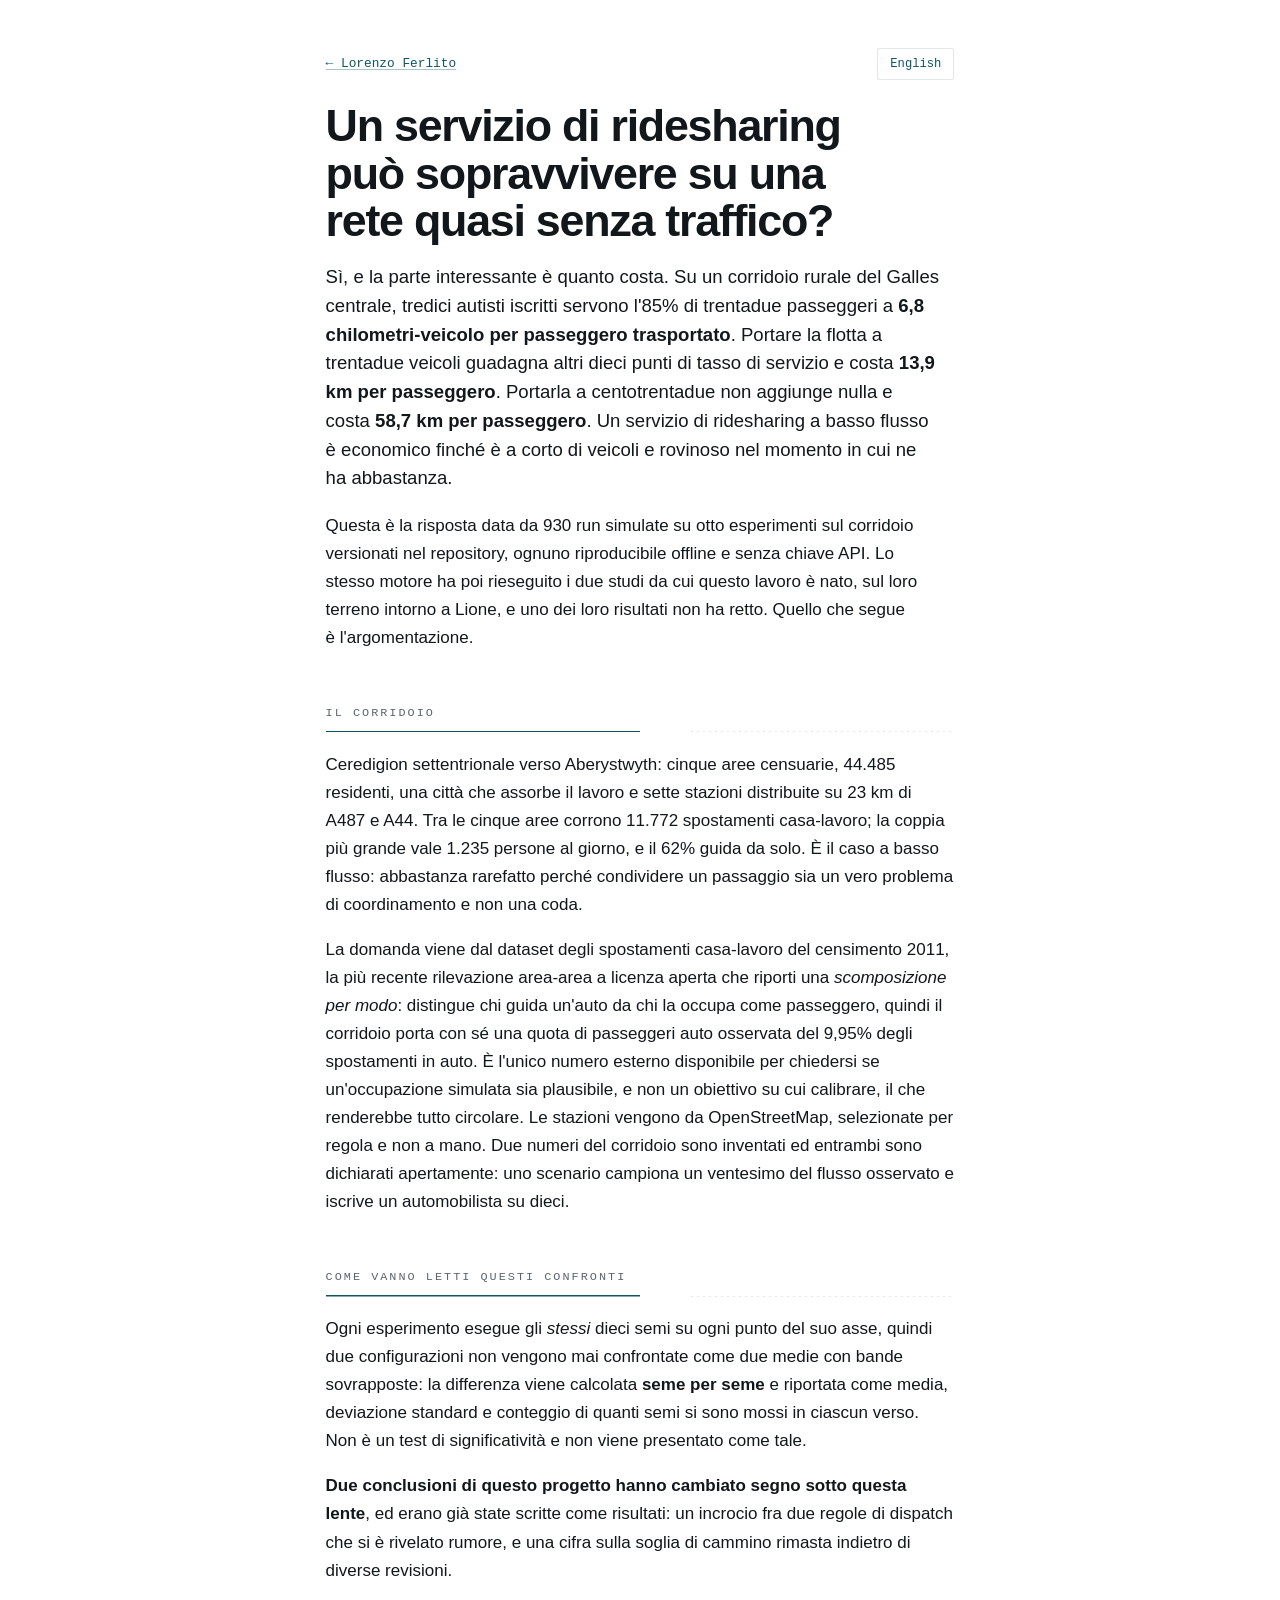
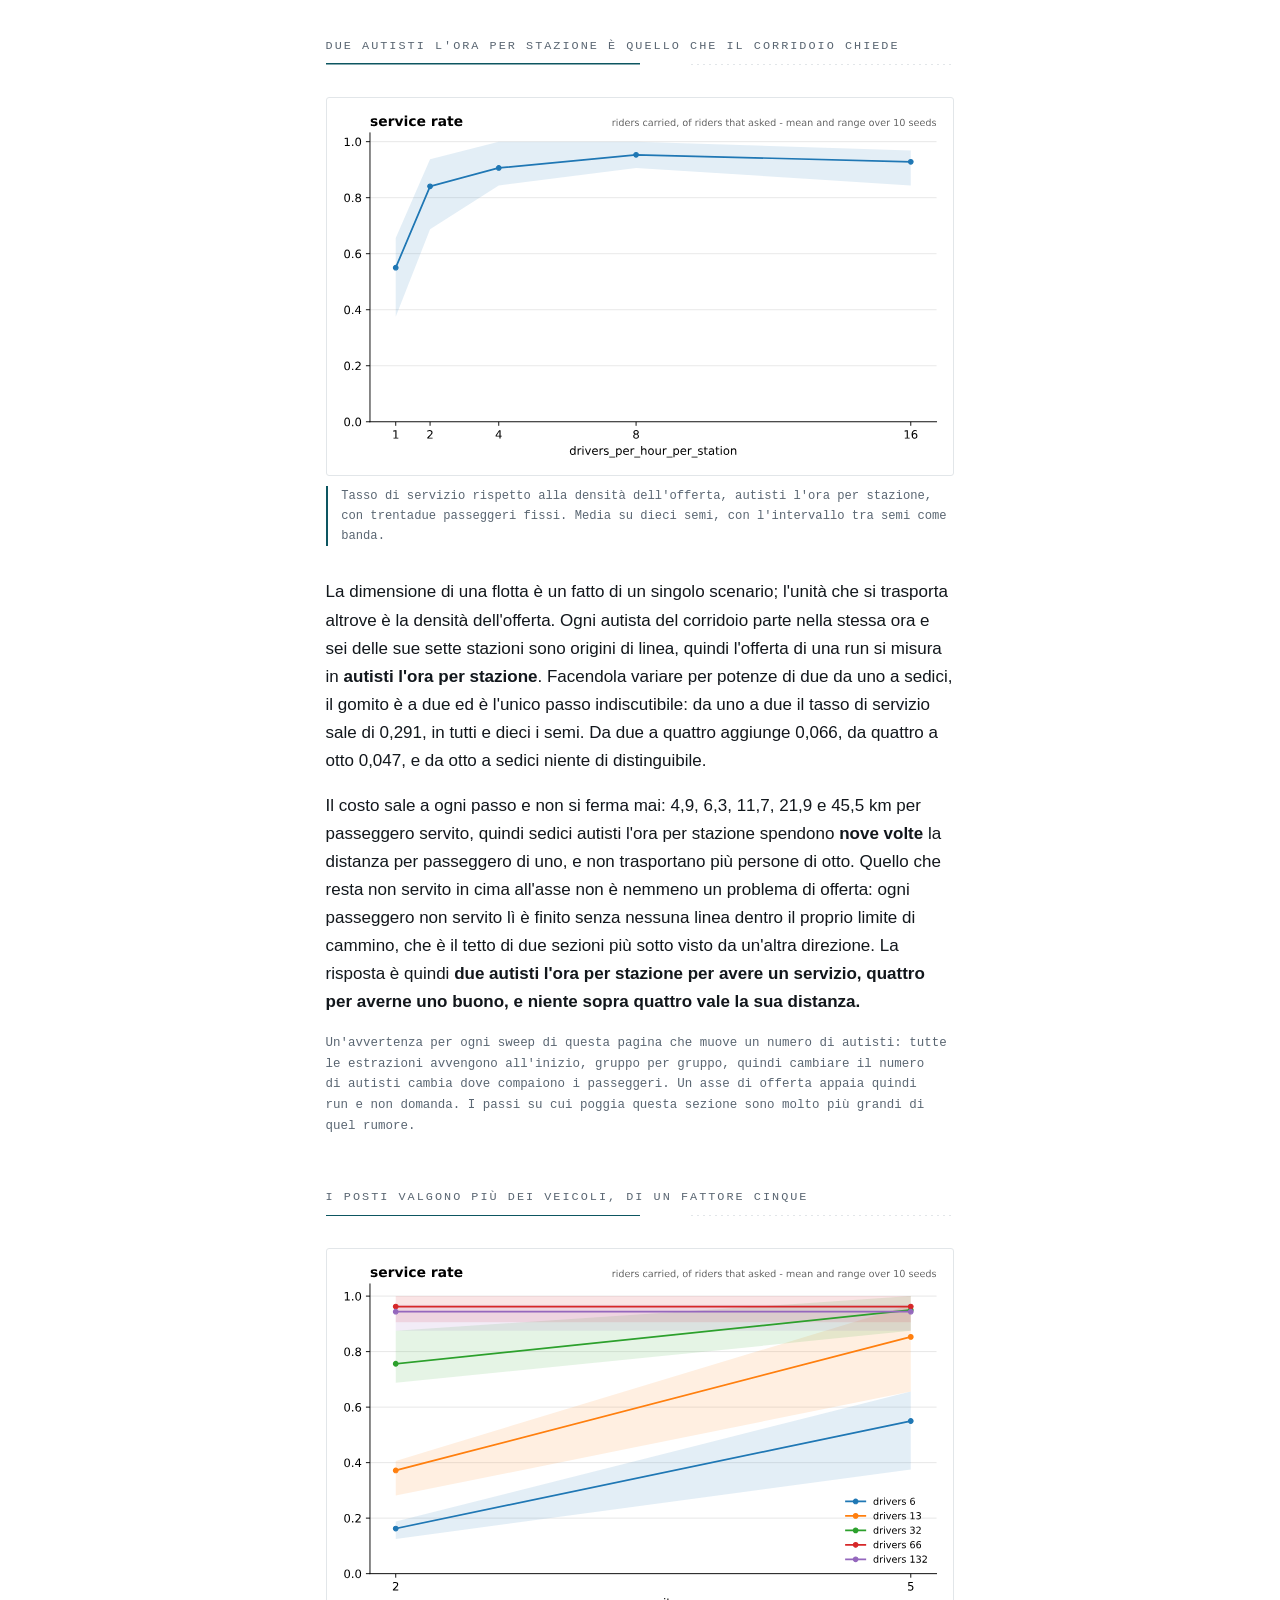
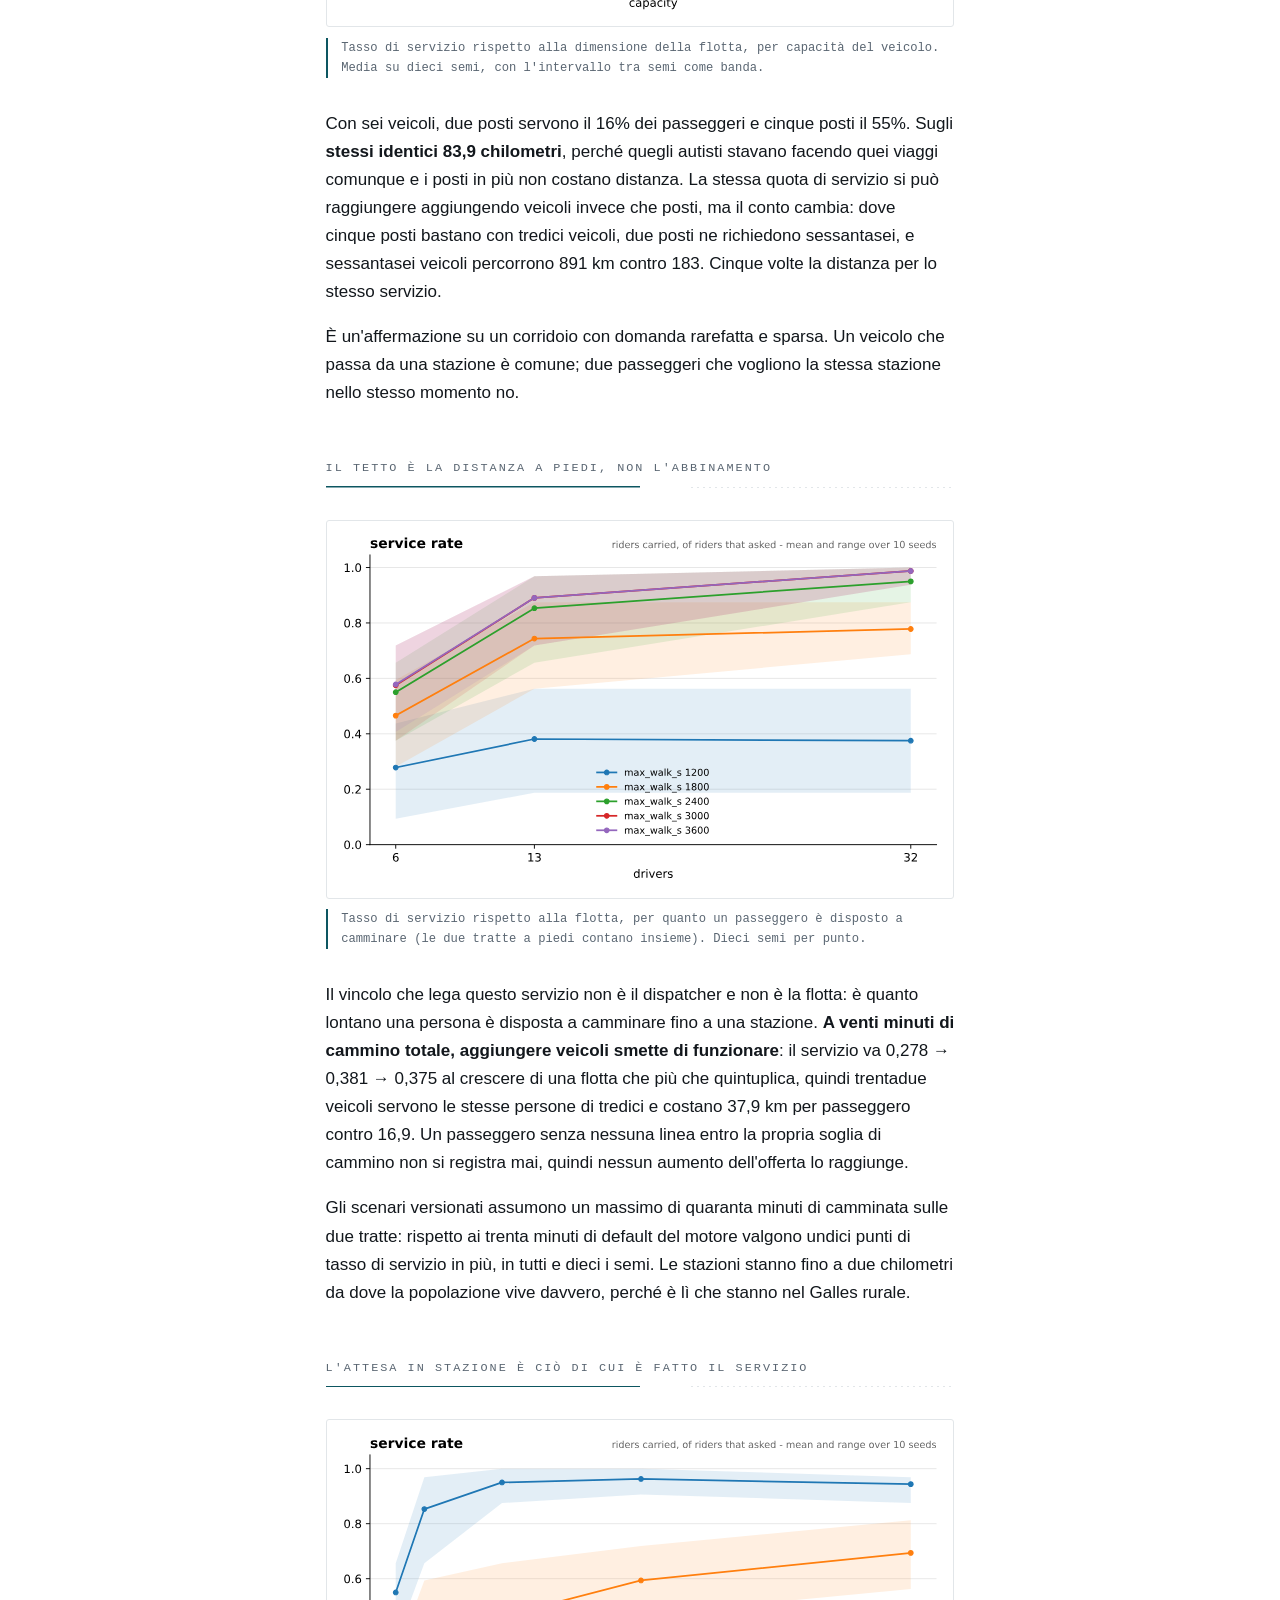
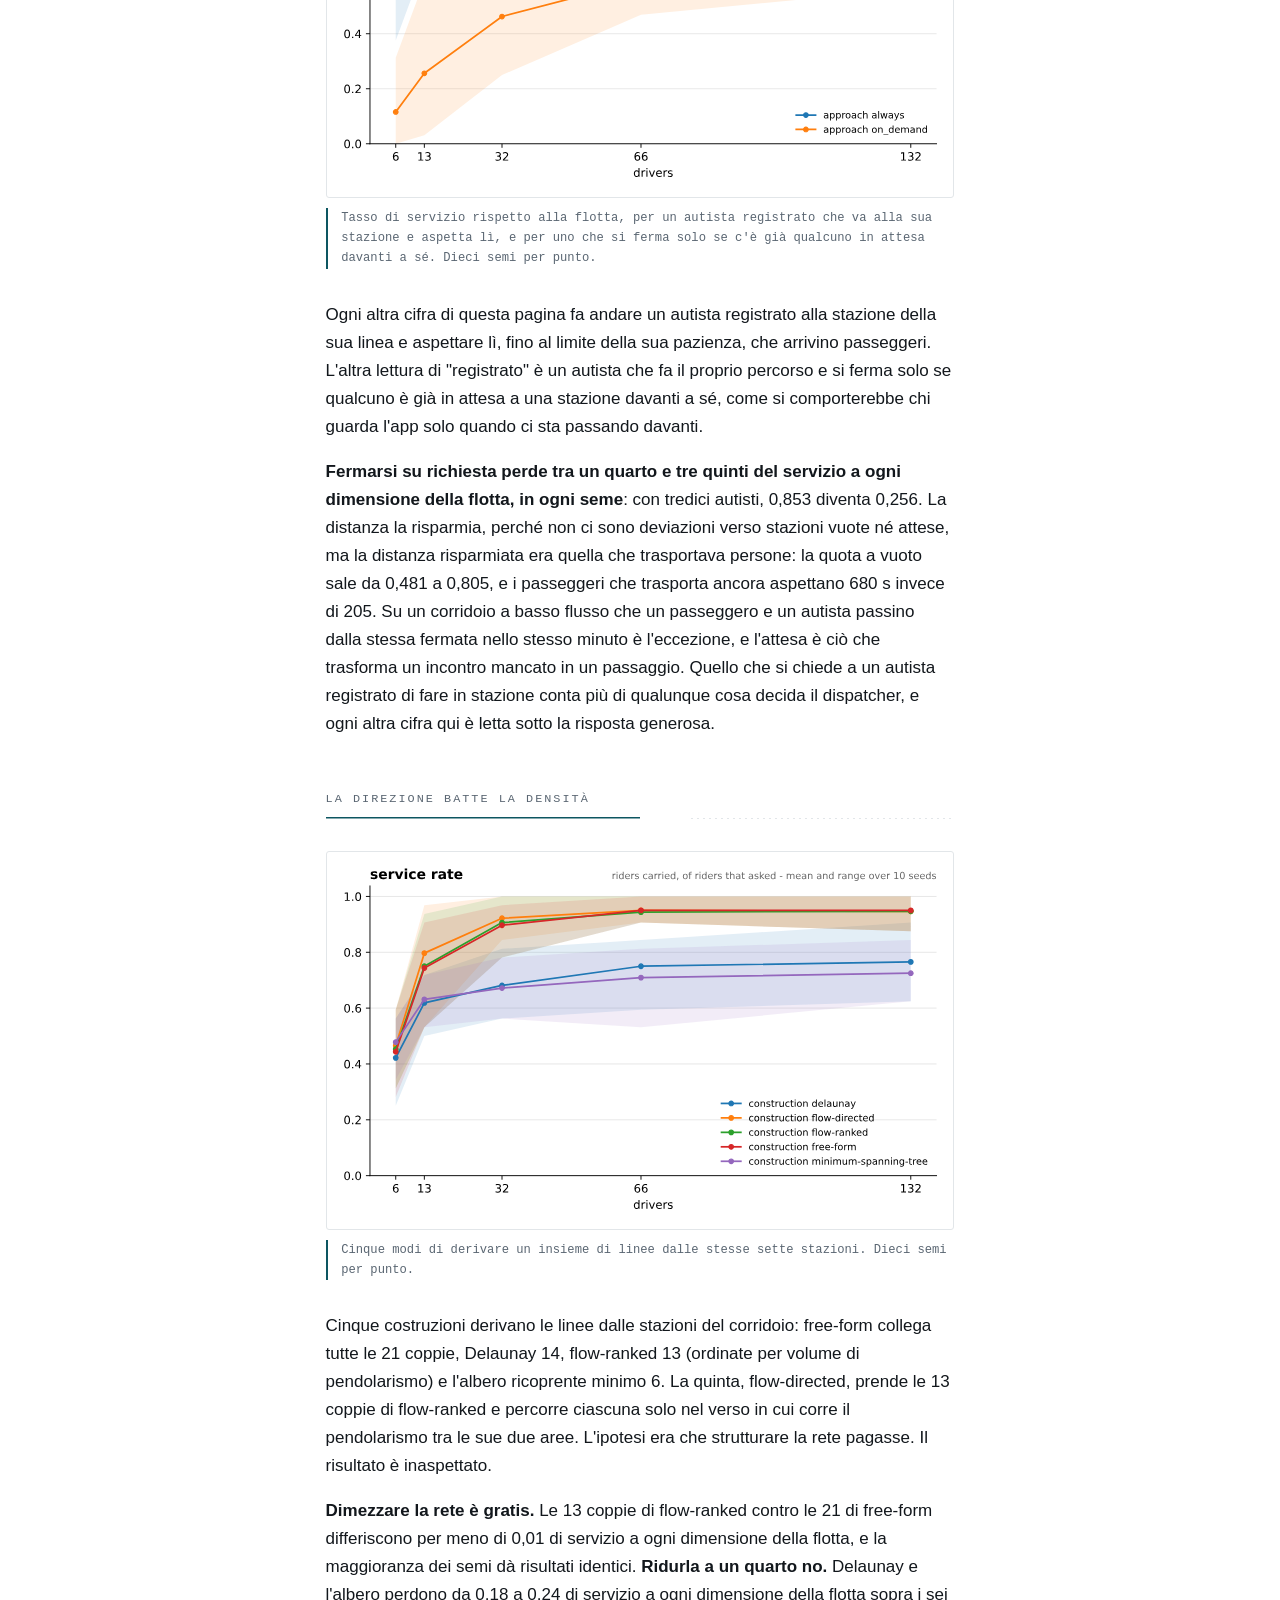
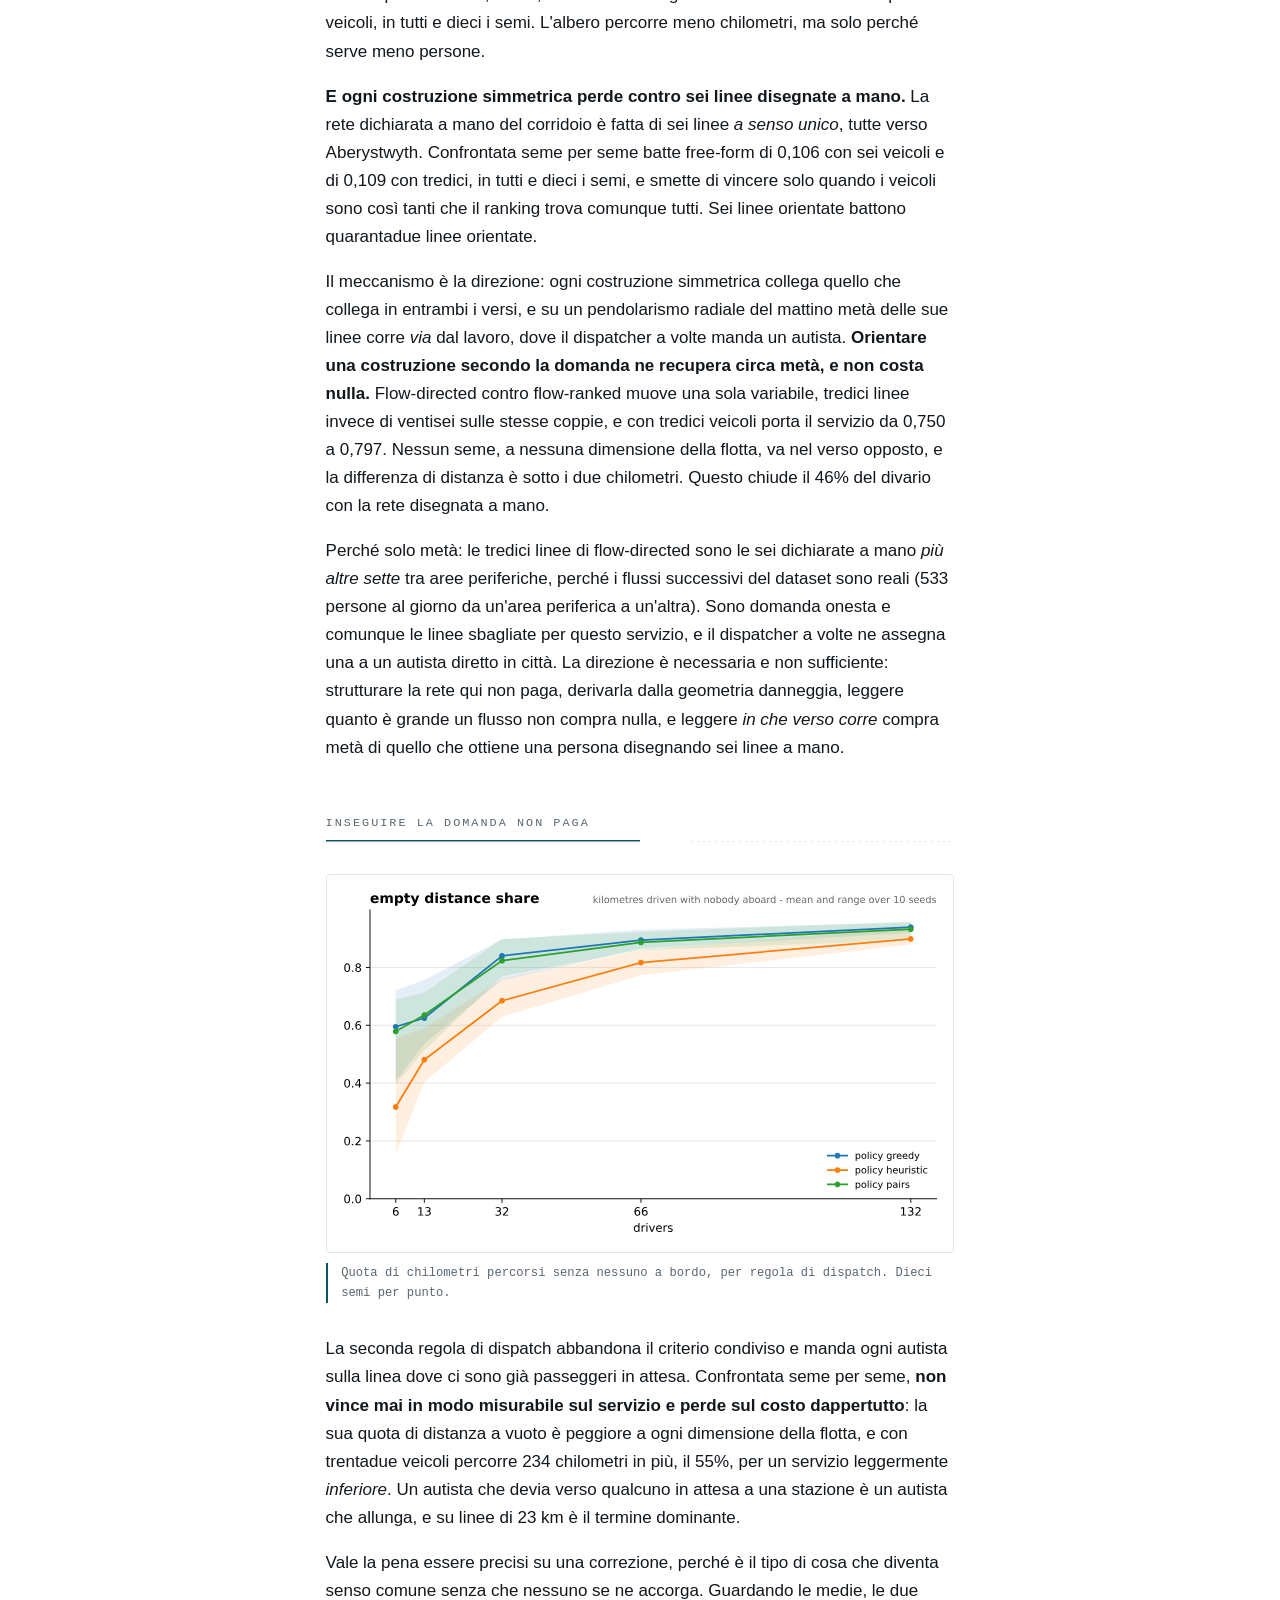
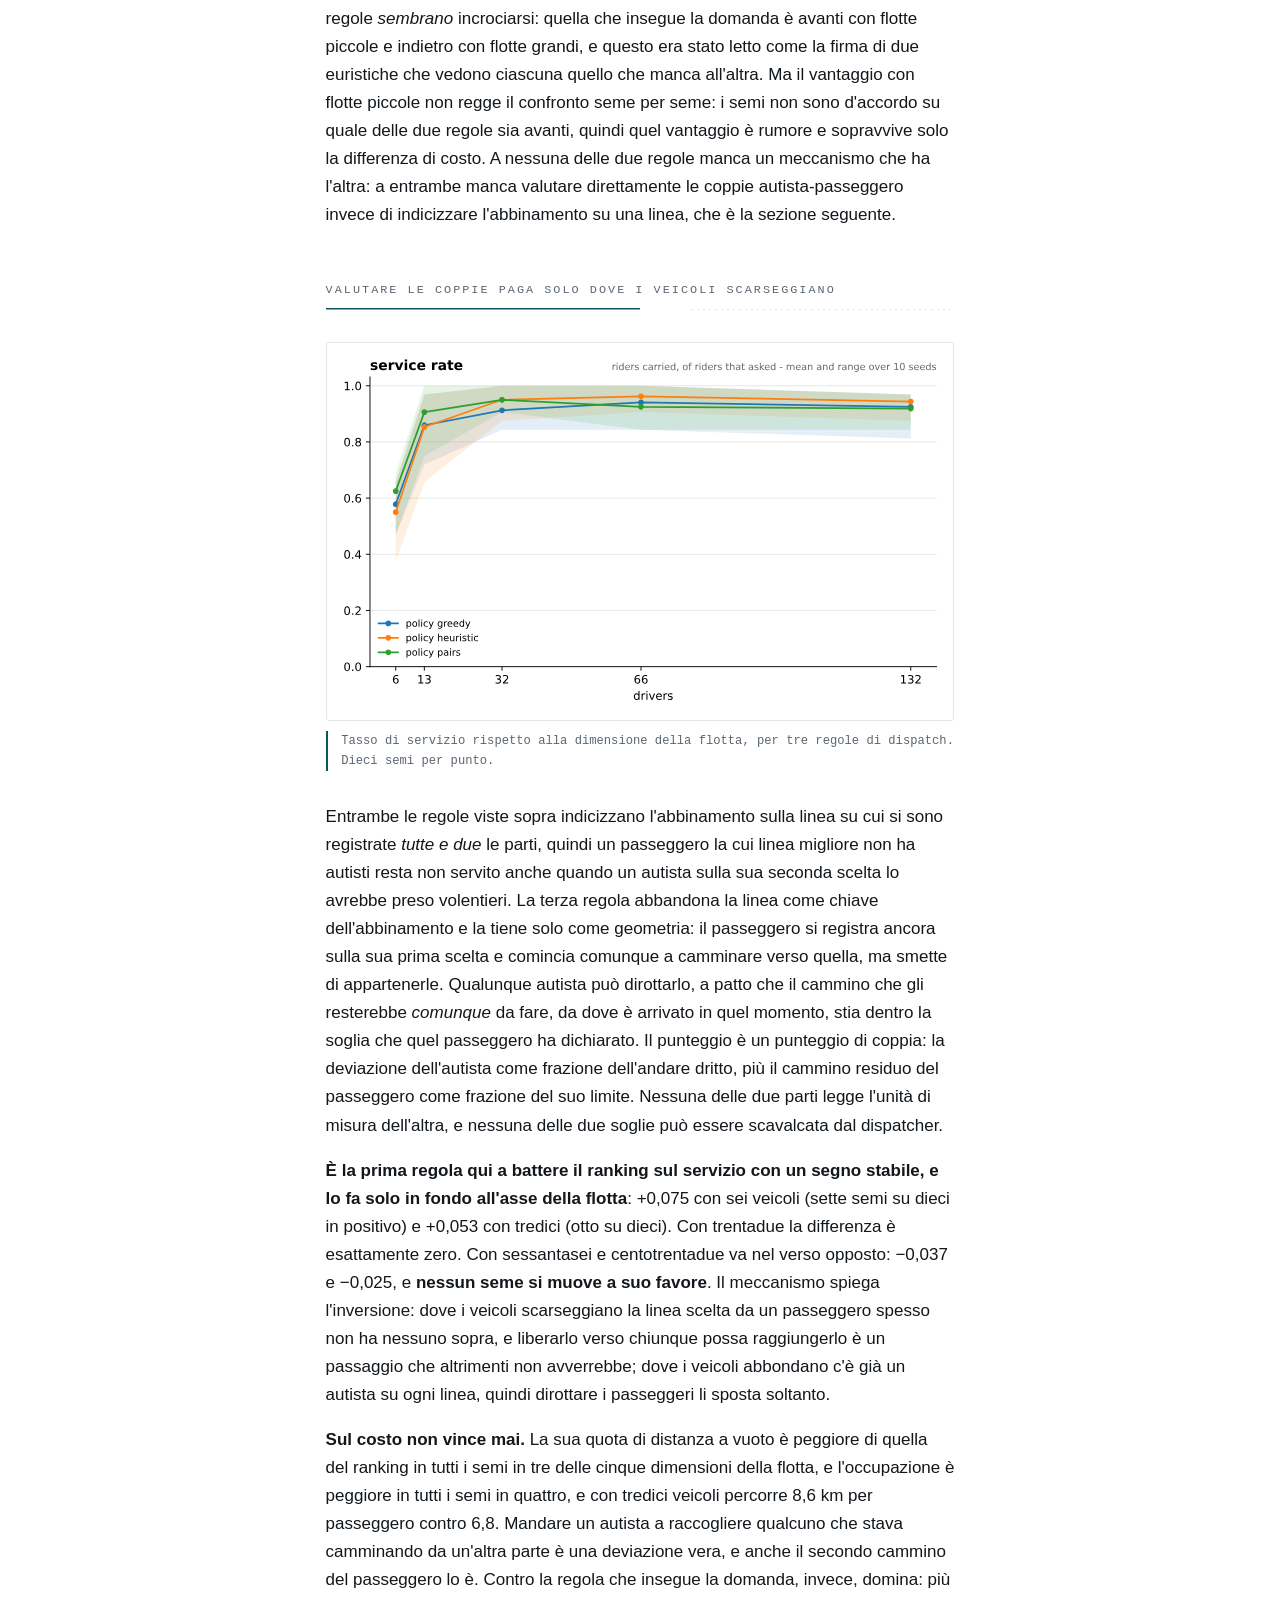
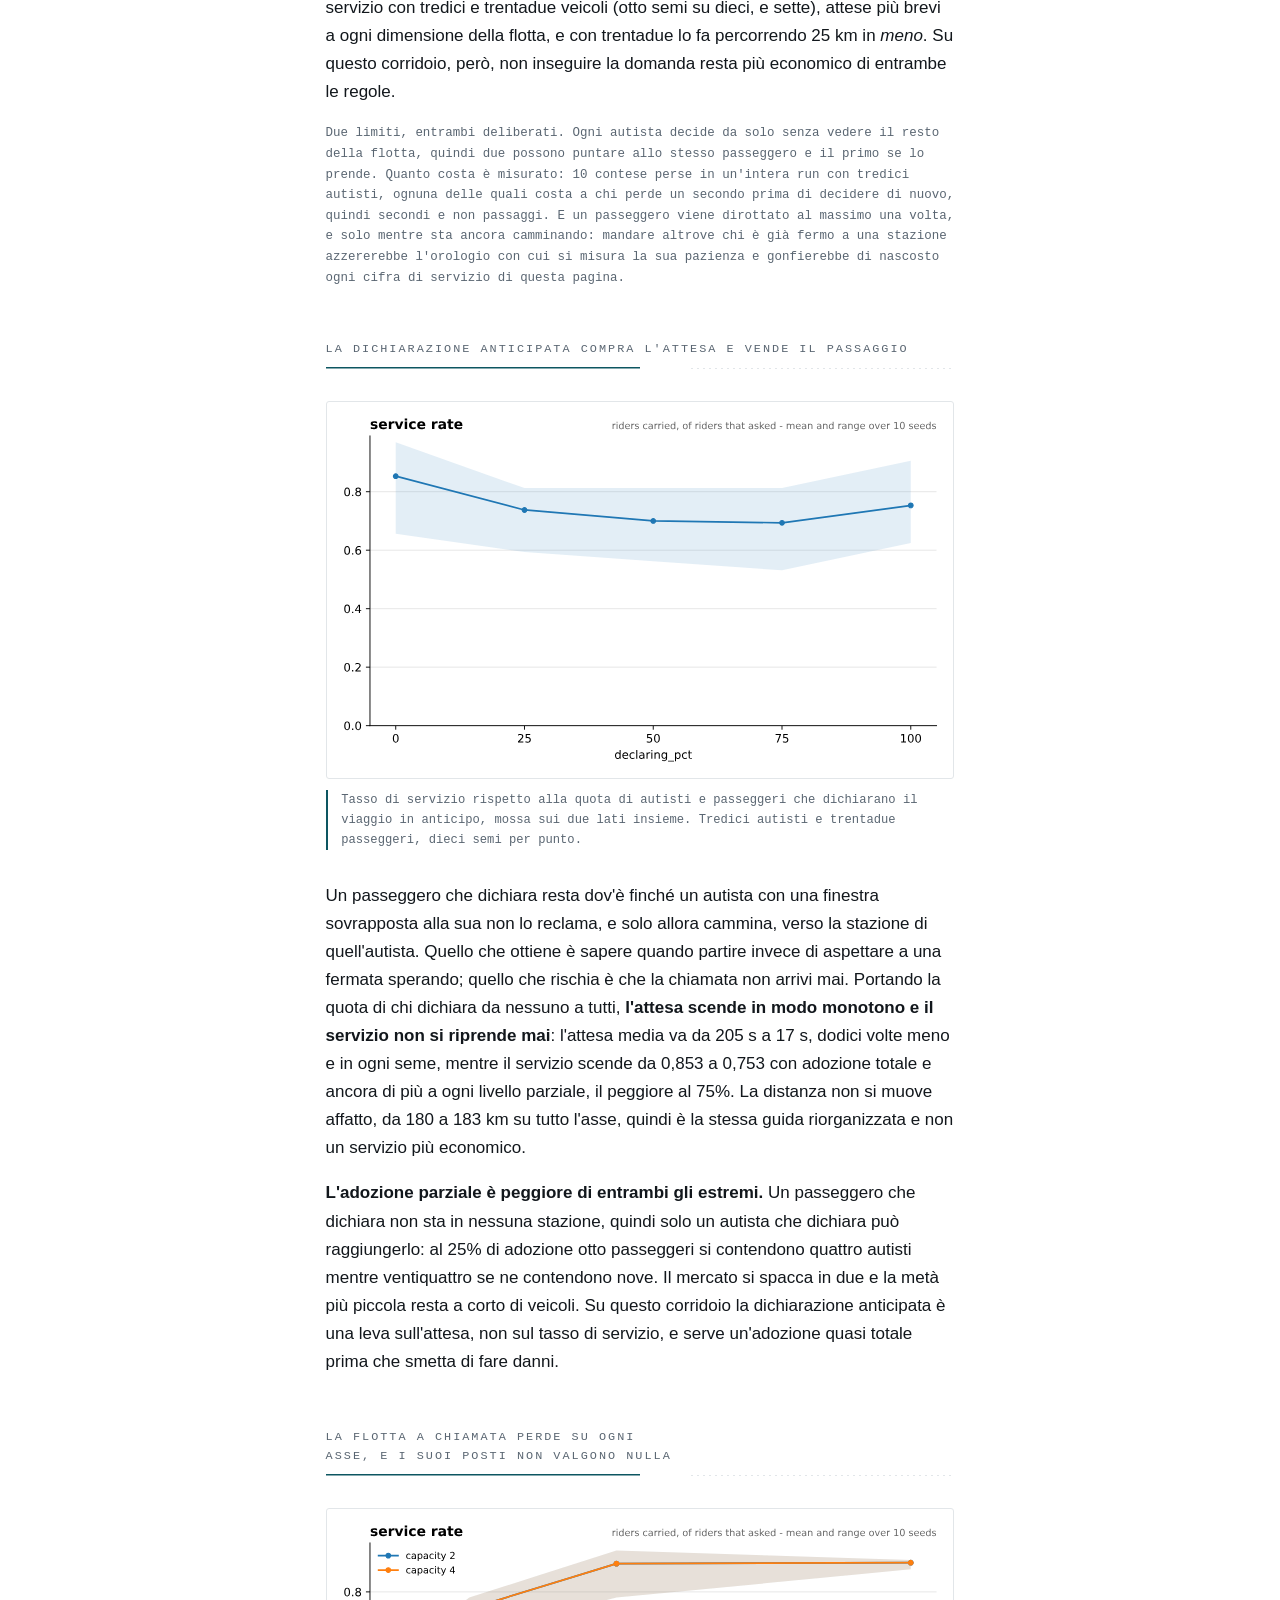
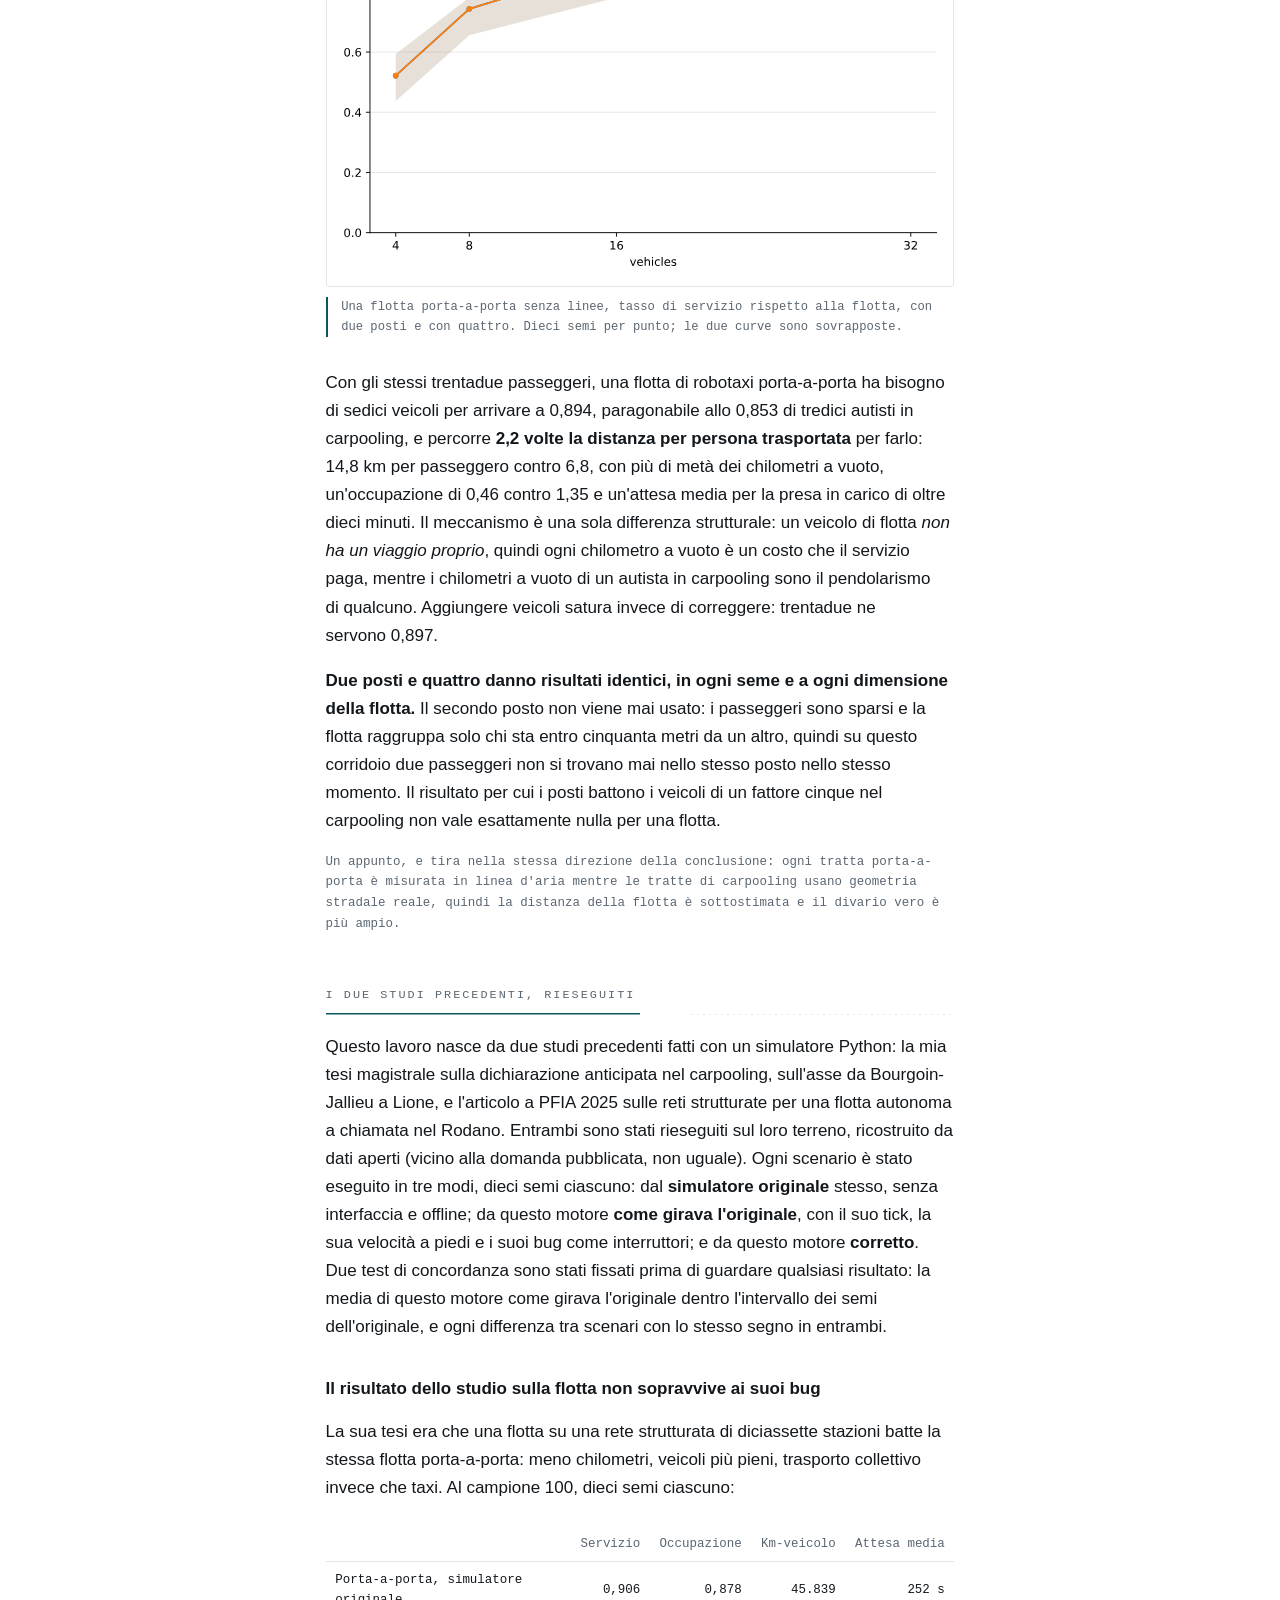
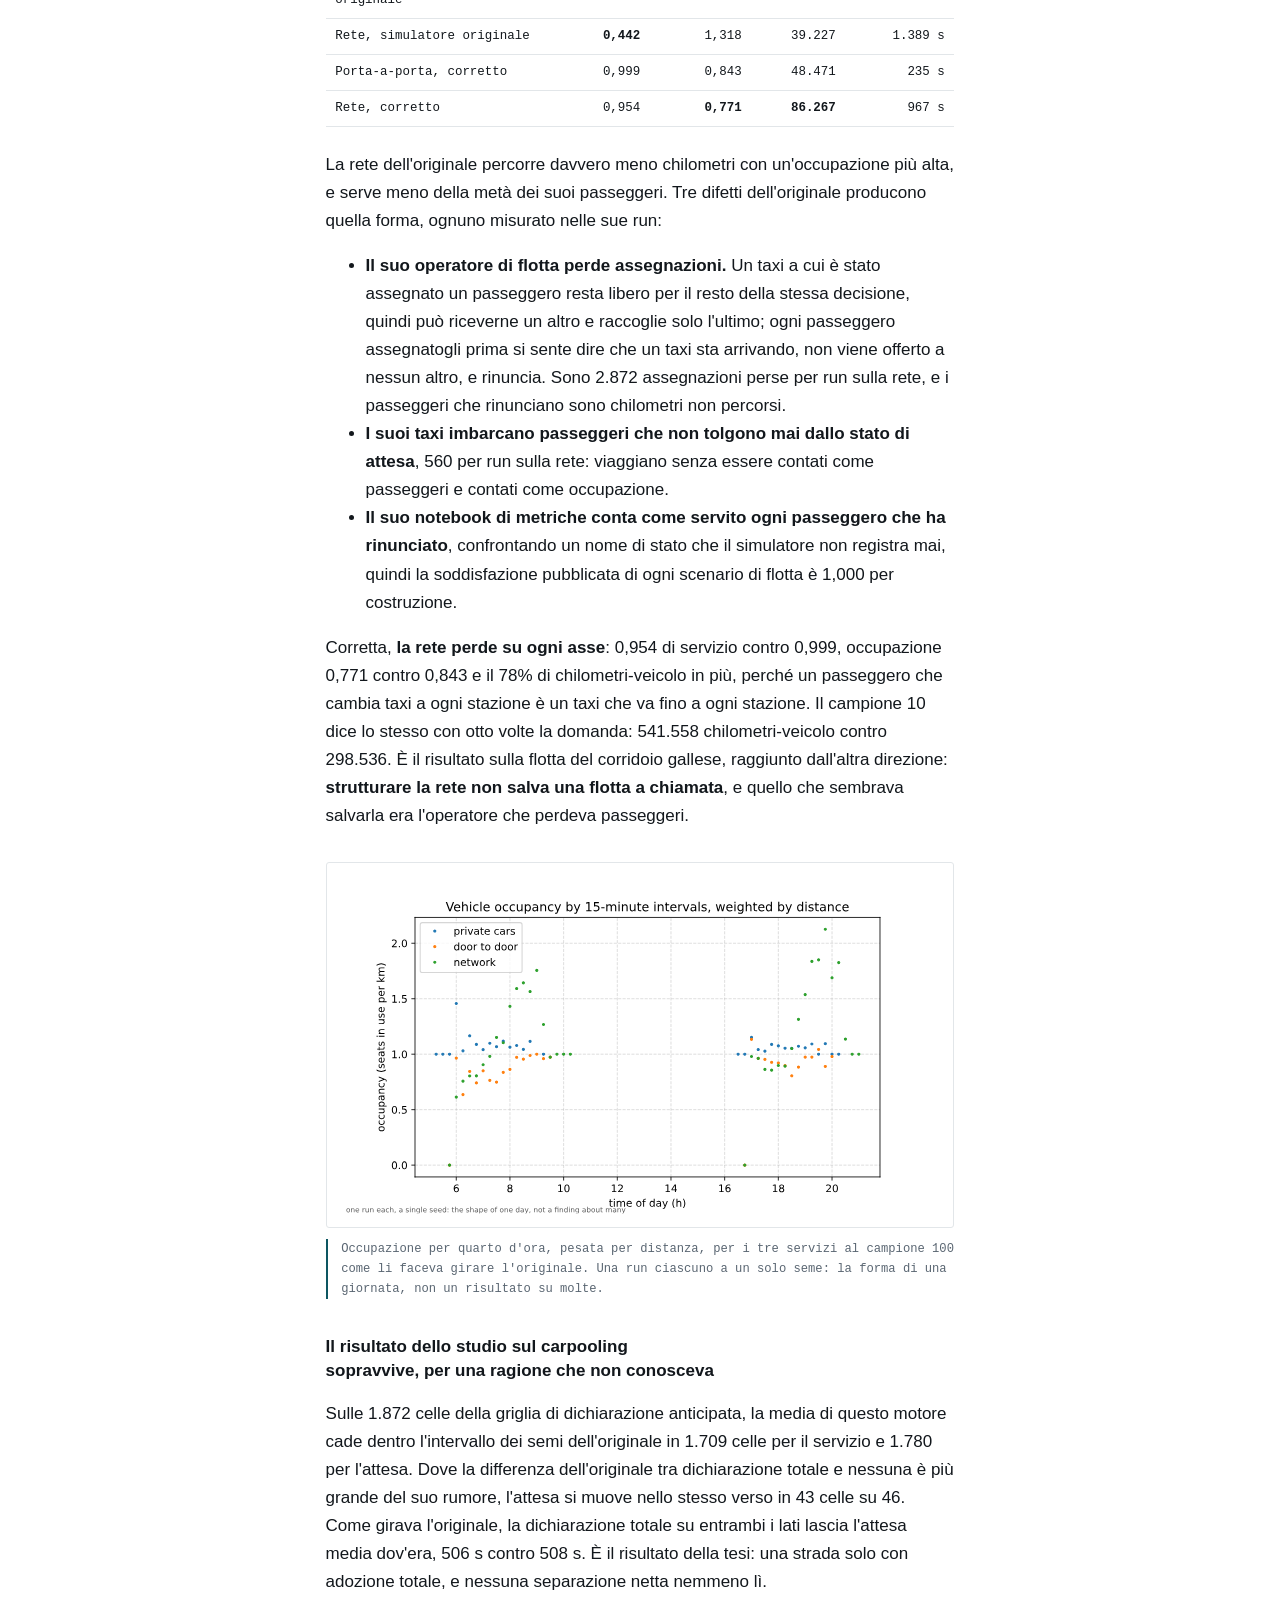
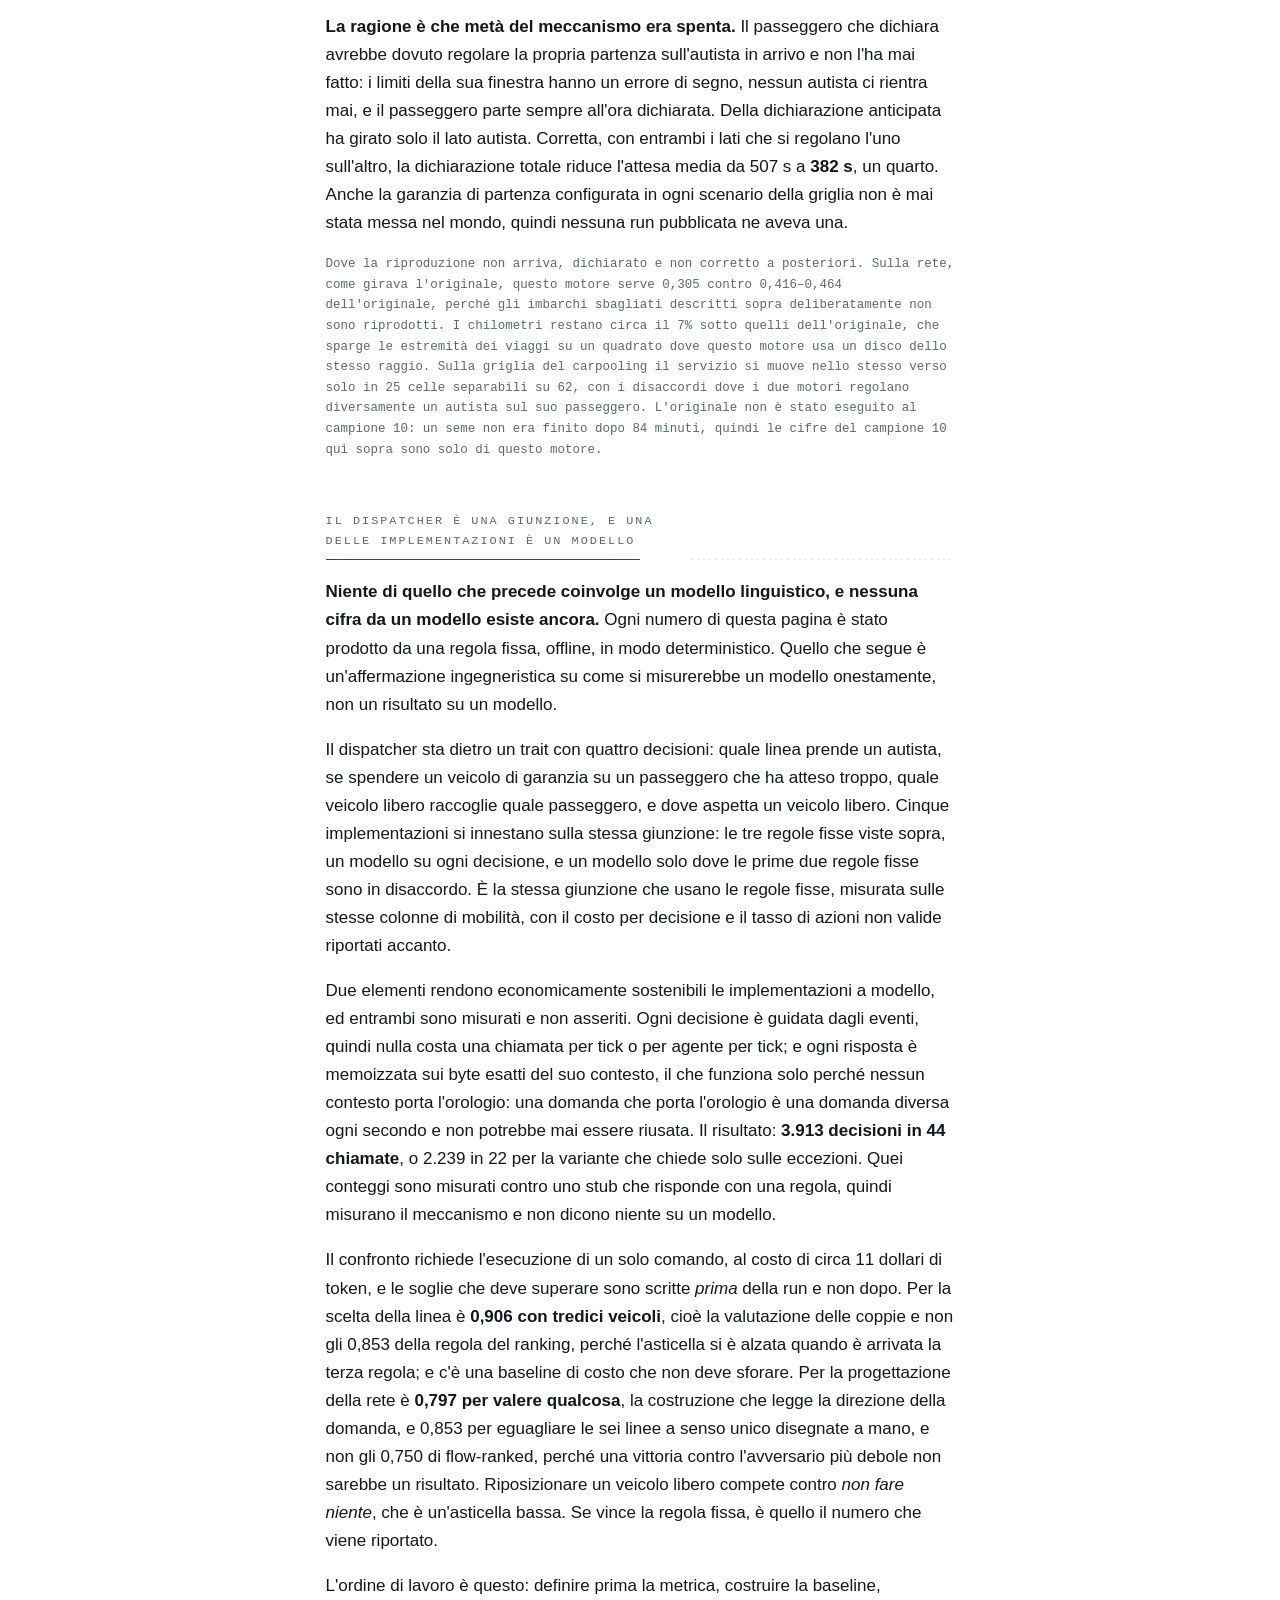
<file: it/mas/index.html>
<!doctype html>
<html lang="it">

<head>
  <meta charset="utf-8">
  <meta name="viewport" content="width=device-width, initial-scale=1">
  <title>Ridesharing su una rete a basso flusso – Lorenzo Ferlito</title>
  <meta name="description"
    content="Un servizio di ridesharing può sopravvivere su una rete con flussi molto bassi? Una simulazione multi-agente su un corridoio rurale gallese, quanto costa farla funzionare, e due studi precedenti rieseguiti sul loro terreno.">
  <link rel="icon" href="../../favicon.svg" type="image/svg+xml">
  <link rel="stylesheet" href="../../style.css">
</head>

<body>

  <a class="lang-inline" href="../../mas/" hreflang="en">English</a>

  <a class="back" href="../">← Lorenzo Ferlito</a>

  <h1>Un servizio di ridesharing può sopravvivere su una rete quasi senza traffico?</h1>

  <p class="lede">Sì, e la parte interessante è quanto costa. Su un corridoio rurale del Galles
    centrale, tredici autisti iscritti servono l'85% di trentadue passeggeri a
    <strong>6,8 chilometri-veicolo per passeggero trasportato</strong>. Portare la flotta a
    trentadue veicoli guadagna altri dieci punti di tasso di servizio e costa
    <strong>13,9 km per passeggero</strong>. Portarla a centotrentadue non aggiunge nulla e costa
    <strong>58,7 km per passeggero</strong>. Un servizio di ridesharing a basso flusso è economico
    finché è a corto di veicoli e rovinoso nel momento in cui ne ha abbastanza.
  </p>

  <p>Questa è la risposta data da 930 run simulate su otto esperimenti sul corridoio versionati nel
    repository, ognuno riproducibile offline e senza chiave API. Lo stesso motore ha poi rieseguito i
    due studi da cui questo lavoro è nato, sul loro terreno intorno a Lione, e uno dei loro risultati
    non ha retto. Quello che segue è l'argomentazione.</p>

  <h2>Il corridoio</h2>

  <p>Ceredigion settentrionale verso Aberystwyth: cinque aree censuarie, 44.485 residenti, una città
    che assorbe il lavoro e sette stazioni distribuite su 23 km di A487 e A44. Tra le cinque aree
    corrono 11.772 spostamenti casa-lavoro; la coppia più grande vale 1.235 persone al giorno, e il
    62% guida da solo. È il caso a basso flusso: abbastanza rarefatto perché condividere un passaggio
    sia un vero problema di coordinamento e non una coda.</p>

  <p>La domanda viene dal dataset degli spostamenti casa-lavoro del censimento 2011, la più recente
    rilevazione area-area a licenza aperta che riporti una <em>scomposizione per modo</em>: distingue
    chi guida un'auto da chi la occupa come passeggero, quindi il corridoio porta con sé una quota di
    passeggeri auto osservata del 9,95% degli spostamenti in auto. È l'unico numero esterno
    disponibile per chiedersi se un'occupazione simulata sia plausibile, e non un obiettivo su cui
    calibrare, il che renderebbe tutto circolare. Le stazioni vengono da OpenStreetMap, selezionate
    per regola e non a mano. Due numeri del corridoio sono inventati ed entrambi sono
    dichiarati apertamente: uno scenario campiona un ventesimo del flusso osservato e iscrive un
    automobilista su dieci.</p>

  <h2>Come vanno letti questi confronti</h2>

  <p>Ogni esperimento esegue gli <em>stessi</em> dieci semi su ogni punto del suo asse, quindi due
    configurazioni non vengono mai confrontate come due medie con bande sovrapposte: la differenza
    viene calcolata <strong>seme per seme</strong> e riportata come media, deviazione standard e
    conteggio di quanti semi si sono mossi in ciascun verso. Non è un test di significatività e non viene
    presentato come tale.</p>

  <p><strong>Due conclusioni di questo progetto hanno cambiato segno sotto questa lente</strong>, ed
    erano già state scritte come risultati: un incrocio fra due regole di dispatch che si è rivelato
    rumore, e una cifra sulla soglia di cammino rimasta indietro di diverse revisioni.</p>

  <h2>Due autisti l'ora per stazione è quello che il corridoio chiede</h2>

  <figure>
    <img src="../../mas/images/adoption-service_rate.svg"
      alt="Tasso di servizio rispetto agli autisti l'ora per stazione, da uno a sedici. Salta da 0,55 a 0,84 tra uno e due, poi si appiattisce intorno a 0,9-0,95.">
    <figcaption>Tasso di servizio rispetto alla densità dell'offerta, autisti l'ora per stazione, con
      trentadue passeggeri fissi. Media su dieci semi, con l'intervallo tra semi come banda.
    </figcaption>
  </figure>

  <p>La dimensione di una flotta è un fatto di un singolo scenario; l'unità che si trasporta altrove
    è la densità dell'offerta. Ogni autista del corridoio parte nella stessa ora e sei delle sue sette
    stazioni sono origini di linea, quindi l'offerta di una run si misura in <strong>autisti l'ora per
      stazione</strong>. Facendola variare per potenze di due da uno a sedici, il gomito è a due ed è
    l'unico passo indiscutibile: da uno a due il tasso di servizio sale di 0,291, in tutti e dieci i
    semi. Da due a quattro aggiunge 0,066, da quattro a otto 0,047, e da otto a sedici niente di
    distinguibile.</p>

  <p>Il costo sale a ogni passo e non si ferma mai: 4,9, 6,3, 11,7, 21,9 e 45,5 km per passeggero
    servito, quindi sedici autisti l'ora per stazione spendono <strong>nove volte</strong> la distanza
    per passeggero di uno, e non trasportano più persone di otto. Quello che resta non servito in cima
    all'asse non è nemmeno un problema di offerta: ogni passeggero non servito lì è finito senza
    nessuna linea dentro il proprio limite di cammino, che è il tetto di due sezioni più sotto visto da
    un'altra direzione. La risposta è quindi <strong>due autisti l'ora per stazione per avere un
      servizio, quattro per averne uno buono, e niente sopra quattro vale la sua distanza.</strong></p>

  <p class="figures">Un'avvertenza per ogni sweep di questa pagina che muove un numero di autisti:
    tutte le estrazioni avvengono all'inizio, gruppo per gruppo, quindi cambiare il numero di autisti
    cambia dove compaiono i passeggeri. Un asse di offerta appaia quindi run e non domanda. I passi su
    cui poggia questa sezione sono molto più grandi di quel rumore.</p>

  <h2>I posti valgono più dei veicoli, di un fattore cinque</h2>

  <figure>
    <img src="../../mas/images/results-service_rate.svg"
      alt="Tasso di servizio rispetto alla dimensione della flotta, con veicoli da due e da cinque posti. Cinque posti arrivano a 0,85 con tredici veicoli; due posti ne richiedono sessantasei.">
    <figcaption>Tasso di servizio rispetto alla dimensione della flotta, per capacità del veicolo.
      Media su dieci semi, con l'intervallo tra semi come banda.</figcaption>
  </figure>

  <p>Con sei veicoli, due posti servono il 16% dei passeggeri e cinque posti il 55%. Sugli
    <strong>stessi identici 83,9 chilometri</strong>, perché quegli autisti stavano facendo quei
    viaggi comunque e i posti in più non costano distanza. La stessa quota di servizio si può
    raggiungere aggiungendo veicoli invece che posti, ma il conto cambia: dove cinque posti bastano
    con tredici veicoli, due posti ne richiedono sessantasei, e sessantasei veicoli percorrono 891 km
    contro 183. Cinque volte la distanza per lo stesso servizio.
  </p>

  <p>È un'affermazione su un corridoio con domanda rarefatta e sparsa. Un veicolo che passa da una
    stazione è comune; due passeggeri che vogliono la stessa stazione nello stesso momento no.</p>

  <h2>Il tetto è la distanza a piedi, non l'abbinamento</h2>

  <figure>
    <img src="../../mas/images/walking-service_rate.svg"
      alt="Tasso di servizio rispetto alla flotta a cinque soglie di cammino. A 1200 secondi la curva è piatta: più veicoli non aiutano.">
    <figcaption>Tasso di servizio rispetto alla flotta, per quanto un passeggero è disposto a
      camminare (le due tratte a piedi contano insieme). Dieci semi per punto.</figcaption>
  </figure>

  <p>Il vincolo che lega questo servizio non è il dispatcher e non è la flotta: è quanto lontano una
    persona è disposta a camminare fino a una stazione. <strong>A venti minuti di cammino totale,
      aggiungere veicoli smette di funzionare</strong>: il servizio va 0,278 → 0,381 → 0,375 al
    crescere di una flotta che più che quintuplica, quindi trentadue veicoli servono le stesse persone
    di tredici e costano 37,9 km per passeggero contro 16,9. Un passeggero senza nessuna linea entro
    la propria soglia di cammino non si registra mai, quindi nessun aumento dell'offerta lo
    raggiunge.</p>

  <p>Gli scenari versionati assumono un massimo di quaranta minuti di camminata sulle due tratte:
    rispetto ai trenta minuti di default del motore valgono undici punti di tasso di servizio in più,
    in tutti e dieci i semi. Le stazioni stanno fino a due chilometri da dove la popolazione vive
    davvero, perché è lì che stanno nel Galles rurale.</p>

  <h2>L'attesa in stazione è ciò di cui è fatto il servizio</h2>

  <figure>
    <img src="../../mas/images/approach-service_rate.svg"
      alt="Tasso di servizio rispetto alla flotta per autisti che aspettano alla propria stazione e autisti che si fermano solo su richiesta. Fermarsi su richiesta è molto più basso a ogni dimensione della flotta.">
    <figcaption>Tasso di servizio rispetto alla flotta, per un autista registrato che va alla sua
      stazione e aspetta lì, e per uno che si ferma solo se c'è già qualcuno in attesa davanti a sé.
      Dieci semi per punto.</figcaption>
  </figure>

  <p>Ogni altra cifra di questa pagina fa andare un autista registrato alla stazione della sua linea
    e aspettare lì, fino al limite della sua pazienza, che arrivino passeggeri. L'altra lettura di
    "registrato" è un autista che fa il proprio percorso e si ferma solo se qualcuno è già in attesa a
    una stazione davanti a sé, come si comporterebbe chi guarda l'app solo quando ci sta passando
    davanti.</p>

  <p><strong>Fermarsi su richiesta perde tra un quarto e tre quinti del servizio a ogni dimensione
      della flotta, in ogni seme</strong>: con tredici autisti, 0,853 diventa 0,256. La distanza la
    risparmia, perché non ci sono deviazioni verso stazioni vuote né attese, ma la distanza
    risparmiata era quella che trasportava persone: la quota a vuoto sale da 0,481 a 0,805, e i
    passeggeri che trasporta ancora aspettano 680 s invece di 205. Su un corridoio a basso flusso che
    un passeggero e un autista passino dalla stessa fermata nello stesso minuto è l'eccezione, e
    l'attesa è ciò che trasforma un incontro mancato in un passaggio. Quello che si chiede a un autista
    registrato di fare in stazione conta più di qualunque cosa decida il dispatcher, e ogni altra
    cifra qui è letta sotto la risposta generosa.</p>

  <h2>La direzione batte la densità</h2>

  <figure>
    <img src="../../mas/images/networks-service_rate.svg"
      alt="Tasso di servizio rispetto alla flotta per cinque costruzioni di rete. Flow-directed sta in cima, free-form e flow-ranked si sovrappongono, Delaunay e l'albero minimo perdono 0,2 di servizio.">
    <figcaption>Cinque modi di derivare un insieme di linee dalle stesse sette stazioni. Dieci semi
      per punto.</figcaption>
  </figure>

  <p>Cinque costruzioni derivano le linee dalle stazioni del corridoio: free-form collega tutte le
    21 coppie, Delaunay 14, flow-ranked 13 (ordinate per volume di pendolarismo) e l'albero
    ricoprente minimo 6. La quinta, flow-directed, prende le 13 coppie di flow-ranked e percorre
    ciascuna solo nel verso in cui corre il pendolarismo tra le sue due aree. L'ipotesi era che
    strutturare la rete pagasse. Il risultato è inaspettato.</p>

  <p><strong>Dimezzare la rete è gratis.</strong> Le 13 coppie di flow-ranked contro le 21 di
    free-form differiscono per meno di 0,01 di servizio a ogni dimensione della flotta, e la
    maggioranza dei semi dà risultati identici. <strong>Ridurla a un quarto no.</strong> Delaunay e
    l'albero perdono da 0,18 a 0,24 di servizio a ogni dimensione della flotta sopra i sei veicoli, in
    tutti e dieci i semi. L'albero percorre meno chilometri, ma solo perché serve meno persone.</p>

  <p><strong>E ogni costruzione simmetrica perde contro sei linee disegnate a mano.</strong> La rete
    dichiarata a mano del corridoio è fatta di sei linee <em>a senso unico</em>, tutte verso
    Aberystwyth. Confrontata seme per seme batte free-form di 0,106 con sei veicoli e di 0,109 con
    tredici, in tutti e dieci i semi, e smette di vincere solo quando i veicoli sono così tanti che il
    ranking trova comunque tutti. Sei linee orientate battono quarantadue linee orientate.</p>

  <p>Il meccanismo è la direzione: ogni costruzione simmetrica collega quello che collega in entrambi
    i versi, e su un pendolarismo radiale del mattino metà delle sue linee corre <em>via</em> dal
    lavoro, dove il dispatcher a volte manda un autista. <strong>Orientare una costruzione secondo la
      domanda ne recupera circa metà, e non costa nulla.</strong> Flow-directed contro flow-ranked
    muove una sola variabile, tredici linee invece di ventisei sulle stesse coppie, e con tredici
    veicoli porta il servizio da 0,750 a 0,797. Nessun seme, a nessuna dimensione della flotta, va nel
    verso opposto, e la differenza di distanza è sotto i due chilometri. Questo chiude il 46% del
    divario con la rete disegnata a mano.</p>

  <p>Perché solo metà: le tredici linee di flow-directed sono le sei dichiarate a mano <em>più altre
      sette</em> tra aree periferiche, perché i flussi successivi del dataset sono reali (533 persone al
    giorno da un'area periferica a un'altra). Sono domanda onesta e comunque le linee sbagliate per
    questo servizio, e il dispatcher a volte ne assegna una a un autista diretto in città. La
    direzione è necessaria e non sufficiente: strutturare la rete qui non paga, derivarla dalla
    geometria danneggia, leggere quanto è grande un flusso non compra nulla, e leggere <em>in che
      verso corre</em> compra metà di quello che ottiene una persona disegnando sei linee a mano.</p>

  <h2>Inseguire la domanda non paga</h2>

  <figure>
    <img src="../../mas/images/policies-empty_distance_share.svg"
      alt="Quota di distanza a vuoto rispetto alla flotta per tre regole di dispatch. La regola che insegue la domanda è peggiore della regola del ranking a ogni dimensione della flotta.">
    <figcaption>Quota di chilometri percorsi senza nessuno a bordo, per regola di dispatch. Dieci
      semi per punto.</figcaption>
  </figure>

  <p>La seconda regola di dispatch abbandona il criterio condiviso e manda ogni autista sulla linea
    dove ci sono già passeggeri in attesa. Confrontata seme per seme, <strong>non vince mai in modo
      misurabile sul servizio e perde sul costo dappertutto</strong>: la sua quota di distanza a
    vuoto è peggiore a ogni dimensione della flotta, e con trentadue veicoli percorre 234 chilometri
    in più, il 55%, per un servizio leggermente <em>inferiore</em>. Un autista che devia verso
    qualcuno in attesa a una stazione è un autista che allunga, e su linee di 23 km è il termine
    dominante.</p>

  <p>Vale la pena essere precisi su una correzione, perché è il tipo di cosa che diventa senso comune
    senza che nessuno se ne accorga. Guardando le medie, le due regole <em>sembrano</em> incrociarsi:
    quella che insegue la domanda è avanti con flotte piccole e indietro con flotte grandi, e questo
    era stato letto come la firma di due euristiche che vedono ciascuna quello che manca all'altra. Ma
    il vantaggio con flotte piccole non regge il confronto seme per seme: i semi non sono d'accordo su
    quale delle due regole sia avanti, quindi quel vantaggio è rumore e sopravvive solo la differenza
    di costo. A nessuna delle due regole manca un meccanismo che ha l'altra: a entrambe manca valutare
    direttamente le coppie autista-passeggero invece di indicizzare l'abbinamento su una linea, che è
    la sezione seguente.</p>

  <h2>Valutare le coppie paga solo dove i veicoli scarseggiano</h2>

  <figure>
    <img src="../../mas/images/policies-service_rate.svg"
      alt="Tasso di servizio rispetto alla flotta per tre regole di dispatch. La valutazione delle coppie è avanti a entrambe le regole fisse con sei e tredici veicoli, e dietro alla regola del ranking da sessantasei in su.">
    <figcaption>Tasso di servizio rispetto alla dimensione della flotta, per tre regole di dispatch.
      Dieci semi per punto.</figcaption>
  </figure>

  <p>Entrambe le regole viste sopra indicizzano l'abbinamento sulla linea su cui si sono registrate
    <em>tutte e due</em> le parti, quindi un passeggero la cui linea migliore non ha autisti resta non
    servito anche quando un autista sulla sua seconda scelta lo avrebbe preso volentieri. La terza
    regola abbandona la linea come chiave dell'abbinamento e la tiene solo come geometria: il
    passeggero si registra ancora sulla sua prima scelta e comincia comunque a camminare verso quella,
    ma smette di appartenerle. Qualunque autista può dirottarlo, a patto che il cammino che gli
    resterebbe <em>comunque</em> da fare, da dove è arrivato in quel momento, stia dentro la soglia che
    quel passeggero ha dichiarato. Il punteggio è un punteggio di coppia: la deviazione
    dell'autista come frazione dell'andare dritto, più il cammino residuo del passeggero come frazione
    del suo limite. Nessuna delle due parti legge l'unità di misura dell'altra, e nessuna delle due
    soglie può essere scavalcata dal dispatcher.
  </p>

  <p><strong>È la prima regola qui a battere il ranking sul servizio con un segno stabile, e lo fa
      solo in fondo all'asse della flotta</strong>: +0,075 con sei veicoli (sette semi su dieci in
    positivo) e +0,053 con tredici (otto su dieci). Con trentadue la differenza è esattamente zero. Con
    sessantasei e centotrentadue va nel verso opposto: −0,037 e −0,025, e <strong>nessun seme si
      muove a suo favore</strong>. Il meccanismo spiega l'inversione: dove i veicoli scarseggiano la linea
    scelta da un passeggero spesso non ha nessuno sopra, e liberarlo verso chiunque possa raggiungerlo
    è un passaggio che altrimenti non avverrebbe; dove i veicoli abbondano c'è già un autista su ogni
    linea, quindi dirottare i passeggeri li sposta soltanto.</p>

  <p><strong>Sul costo non vince mai.</strong> La sua quota di distanza a vuoto è peggiore di quella
    del ranking in tutti i semi in tre delle cinque dimensioni della flotta, e l'occupazione è
    peggiore in tutti i semi in quattro, e con tredici veicoli percorre 8,6 km per passeggero contro
    6,8. Mandare un autista a raccogliere qualcuno che stava camminando da un'altra parte è una
    deviazione vera, e anche il secondo cammino del passeggero lo è. Contro la regola che insegue la
    domanda, invece, domina: più servizio con tredici e trentadue veicoli (otto semi su dieci, e
    sette), attese più brevi a ogni dimensione della flotta, e con trentadue lo fa percorrendo 25 km in
    <em>meno</em>. Su questo corridoio, però, non inseguire la domanda resta più economico di
    entrambe le regole.
  </p>

  <p class="figures">Due limiti, entrambi deliberati. Ogni autista decide da solo senza vedere il
    resto della flotta, quindi due possono puntare allo stesso passeggero e il primo se lo prende.
    Quanto costa è misurato: 10 contese perse in un'intera run con tredici autisti, ognuna delle quali
    costa a chi perde un secondo prima di decidere di nuovo, quindi secondi e non passaggi. E un
    passeggero viene dirottato al massimo una volta, e solo mentre sta ancora camminando: mandare
    altrove chi è già fermo a una stazione azzererebbe l'orologio con cui si misura la sua pazienza e
    gonfierebbe di nascosto ogni cifra di servizio di questa pagina.</p>

  <h2>La dichiarazione anticipata compra l'attesa e vende il passaggio</h2>

  <figure>
    <img src="../../mas/images/declaration-service_rate.svg"
      alt="Tasso di servizio rispetto alla quota di autisti e passeggeri che dichiarano in anticipo, da 0 a 100%. Scende da 0,85 a 0% a circa 0,7 con adozione parziale e risale solo a 0,75 al 100%.">
    <figcaption>Tasso di servizio rispetto alla quota di autisti e passeggeri che dichiarano il
      viaggio in anticipo, mossa sui due lati insieme. Tredici autisti e trentadue passeggeri, dieci
      semi per punto.</figcaption>
  </figure>

  <p>Un passeggero che dichiara resta dov'è finché un autista con una finestra sovrapposta alla sua
    non lo reclama, e solo allora cammina, verso la stazione di quell'autista. Quello che ottiene è
    sapere quando partire invece di aspettare a una fermata sperando; quello che rischia è che la
    chiamata non arrivi mai. Portando la quota di chi dichiara da nessuno a tutti, <strong>l'attesa
      scende in modo monotono e il servizio non si riprende mai</strong>: l'attesa media va da 205 s a
    17 s, dodici volte meno e in ogni seme, mentre il servizio scende da 0,853 a 0,753 con adozione
    totale e ancora di più a ogni livello parziale, il peggiore al 75%. La distanza non si muove
    affatto, da 180 a 183 km su tutto l'asse, quindi è la stessa guida riorganizzata e non un servizio
    più economico.</p>

  <p><strong>L'adozione parziale è peggiore di entrambi gli estremi.</strong> Un passeggero che
    dichiara non sta in nessuna stazione, quindi solo un autista che dichiara può raggiungerlo: al 25%
    di adozione otto passeggeri si contendono quattro autisti mentre ventiquattro se ne contendono
    nove. Il mercato si spacca in due e la metà più piccola resta a corto di veicoli. Su questo
    corridoio la dichiarazione anticipata è una leva sull'attesa, non sul tasso di servizio, e serve
    un'adozione quasi totale prima che smetta di fare danni.</p>

  <h2>La flotta a chiamata perde su ogni asse, e i suoi posti non valgono nulla</h2>

  <figure>
    <img src="../../mas/images/fleet-service_rate.svg"
      alt="Tasso di servizio rispetto alla flotta per una flotta porta-a-porta con due posti e con quattro. Le due curve sono identiche.">
    <figcaption>Una flotta porta-a-porta senza linee, tasso di servizio rispetto alla flotta, con due
      posti e con quattro. Dieci semi per punto; le due curve sono sovrapposte.</figcaption>
  </figure>

  <p>Con gli stessi trentadue passeggeri, una flotta di robotaxi porta-a-porta ha bisogno di sedici
    veicoli per arrivare a 0,894, paragonabile allo 0,853 di tredici autisti in carpooling, e percorre
    <strong>2,2 volte la distanza per persona trasportata</strong> per farlo: 14,8 km per passeggero
    contro 6,8, con più di metà dei chilometri a vuoto, un'occupazione di 0,46 contro 1,35 e
    un'attesa media per la presa in carico di oltre dieci minuti. Il meccanismo è una sola differenza
    strutturale: un veicolo di flotta <em>non ha un viaggio proprio</em>, quindi ogni chilometro a
    vuoto è un costo che il servizio paga, mentre i chilometri a vuoto di un autista in carpooling
    sono il pendolarismo di qualcuno. Aggiungere veicoli satura invece di correggere: trentadue ne
    servono 0,897.</p>

  <p><strong>Due posti e quattro danno risultati identici, in ogni seme e a ogni dimensione della
      flotta.</strong> Il secondo posto non viene mai usato: i passeggeri sono sparsi e la flotta
    raggruppa solo chi sta entro cinquanta metri da un altro, quindi su questo corridoio due
    passeggeri non si trovano mai nello stesso posto nello stesso momento. Il risultato per cui i
    posti battono i veicoli di un fattore cinque nel carpooling non vale esattamente nulla per una
    flotta.</p>

  <p class="figures">Un appunto, e tira nella stessa direzione della conclusione: ogni tratta
    porta-a-porta è misurata in linea d'aria mentre le tratte di carpooling usano geometria stradale
    reale, quindi la distanza della flotta è sottostimata e il divario vero è più ampio.</p>

  <h2 id="rerun">I due studi precedenti, rieseguiti</h2>

  <p>Questo lavoro nasce da due studi precedenti fatti con un simulatore Python: la mia tesi
    magistrale sulla dichiarazione anticipata nel carpooling, sull'asse da Bourgoin-Jallieu a Lione, e
    l'articolo a PFIA 2025 sulle reti strutturate per una flotta autonoma a chiamata nel Rodano.
    Entrambi sono stati rieseguiti sul loro terreno, ricostruito da dati aperti (vicino alla domanda
    pubblicata, non uguale). Ogni scenario è stato eseguito in tre modi, dieci semi ciascuno:
    dal <strong>simulatore originale</strong> stesso, senza interfaccia e offline; da questo motore
    <strong>come girava l'originale</strong>, con il suo tick, la sua velocità a piedi e i suoi bug
    come interruttori; e da questo motore <strong>corretto</strong>. Due test di concordanza sono
    stati fissati prima di guardare qualsiasi risultato: la media di questo motore come girava
    l'originale dentro l'intervallo dei semi dell'originale, e ogni differenza tra scenari con lo
    stesso segno in entrambi.</p>

  <h3>Il risultato dello studio sulla flotta non sopravvive ai suoi bug</h3>

  <p>La sua tesi era che una flotta su una rete strutturata di diciassette stazioni batte la stessa
    flotta porta-a-porta: meno chilometri, veicoli più pieni, trasporto collettivo invece che taxi. Al
    campione 100, dieci semi ciascuno:</p>

  <div class="table-wrap">
    <table>
      <thead>
        <tr>
          <th></th>
          <th>Servizio</th>
          <th>Occupazione</th>
          <th>Km-veicolo</th>
          <th>Attesa media</th>
        </tr>
      </thead>
      <tbody>
        <tr>
          <th>Porta-a-porta, simulatore originale</th>
          <td>0,906</td>
          <td>0,878</td>
          <td>45.839</td>
          <td>252 s</td>
        </tr>
        <tr>
          <th>Rete, simulatore originale</th>
          <td><strong>0,442</strong></td>
          <td>1,318</td>
          <td>39.227</td>
          <td>1.389 s</td>
        </tr>
        <tr>
          <th>Porta-a-porta, corretto</th>
          <td>0,999</td>
          <td>0,843</td>
          <td>48.471</td>
          <td>235 s</td>
        </tr>
        <tr>
          <th>Rete, corretto</th>
          <td>0,954</td>
          <td><strong>0,771</strong></td>
          <td><strong>86.267</strong></td>
          <td>967 s</td>
        </tr>
      </tbody>
    </table>
  </div>

  <p>La rete dell'originale percorre davvero meno chilometri con un'occupazione più alta, e serve
    meno della metà dei suoi passeggeri. Tre difetti dell'originale producono quella forma, ognuno
    misurato nelle sue run:</p>

  <ul>
    <li><strong>Il suo operatore di flotta perde assegnazioni.</strong> Un taxi a cui è stato
      assegnato un passeggero resta libero per il resto della stessa decisione, quindi può riceverne un
      altro e raccoglie solo l'ultimo; ogni passeggero assegnatogli prima si sente dire che un taxi sta
      arrivando, non viene offerto a nessun altro, e rinuncia. Sono 2.872 assegnazioni perse per run
      sulla rete, e i passeggeri che rinunciano sono chilometri non percorsi.</li>
    <li><strong>I suoi taxi imbarcano passeggeri che non tolgono mai dallo stato di attesa</strong>,
      560 per run sulla rete: viaggiano senza essere contati come passeggeri e contati come
      occupazione.</li>
    <li><strong>Il suo notebook di metriche conta come servito ogni passeggero che ha
        rinunciato</strong>, confrontando un nome di stato che il simulatore non registra mai, quindi
      la soddisfazione pubblicata di ogni scenario di flotta è 1,000 per costruzione.</li>
  </ul>

  <p>Corretta, <strong>la rete perde su ogni asse</strong>: 0,954 di servizio contro 0,999,
    occupazione 0,771 contro 0,843 e il 78% di chilometri-veicolo in più, perché un passeggero che
    cambia taxi a ogni stazione è un taxi che va fino a ogni stazione. Il campione 10 dice lo stesso
    con otto volte la domanda: 541.558 chilometri-veicolo contro 298.536. È il risultato sulla flotta
    del corridoio gallese, raggiunto dall'altra direzione: <strong>strutturare la rete non salva una
      flotta a chiamata</strong>, e quello che sembrava salvarla era l'operatore che perdeva
    passeggeri.</p>

  <figure>
    <img src="../../mas/images/lyon-100-occupancy.svg"
      alt="Occupazione dei veicoli per quarto d'ora su una giornata per auto private, flotta porta-a-porta e flotta su rete, come le faceva girare l'originale.">
    <figcaption>Occupazione per quarto d'ora, pesata per distanza, per i tre servizi al campione 100
      come li faceva girare l'originale. Una run ciascuno a un solo seme: la forma di una giornata, non
      un risultato su molte.</figcaption>
  </figure>

  <h3>Il risultato dello studio sul carpooling sopravvive, per una ragione che non conosceva</h3>

  <p>Sulle 1.872 celle della griglia di dichiarazione anticipata, la media di questo motore cade
    dentro l'intervallo dei semi dell'originale in 1.709 celle per il servizio e 1.780 per l'attesa.
    Dove la differenza dell'originale tra dichiarazione totale e nessuna è più grande del suo rumore,
    l'attesa si muove nello stesso verso in 43 celle su 46. Come girava l'originale, la dichiarazione
    totale su entrambi i lati lascia l'attesa media dov'era, 506 s contro 508 s. È il risultato della
    tesi: una strada solo con adozione totale, e nessuna separazione netta nemmeno lì.</p>

  <p><strong>La ragione è che metà del meccanismo era spenta.</strong> Il passeggero che dichiara
    avrebbe dovuto regolare la propria partenza sull'autista in arrivo e non l'ha mai fatto: i limiti
    della sua finestra hanno un errore di segno, nessun autista ci rientra mai, e il passeggero parte
    sempre all'ora dichiarata. Della dichiarazione anticipata ha girato solo il lato autista.
    Corretta, con entrambi i lati che si regolano l'uno sull'altro, la dichiarazione totale riduce
    l'attesa media da 507 s a <strong>382 s</strong>, un quarto. Anche la garanzia di partenza
    configurata in ogni scenario della griglia non è mai stata messa nel mondo, quindi nessuna run
    pubblicata ne aveva una.</p>

  <p class="figures">Dove la riproduzione non arriva, dichiarato e non corretto a posteriori. Sulla
    rete, come girava l'originale, questo motore serve 0,305 contro 0,416–0,464 dell'originale,
    perché gli imbarchi sbagliati descritti sopra deliberatamente non sono riprodotti. I chilometri
    restano circa il 7% sotto quelli dell'originale, che sparge le estremità dei viaggi su un quadrato
    dove questo motore usa un disco dello stesso raggio. Sulla griglia del carpooling il servizio si
    muove nello stesso verso solo in 25 celle separabili su 62, con i disaccordi dove i due motori
    regolano diversamente un autista sul suo passeggero. L'originale non è stato eseguito al campione
    10: un seme non era finito dopo 84 minuti, quindi le cifre del campione 10 qui sopra sono solo di
    questo motore.</p>

  <h2>Il dispatcher è una giunzione, e una delle implementazioni è un modello</h2>

  <p><strong>Niente di quello che precede coinvolge un modello linguistico, e nessuna cifra da un
      modello esiste ancora.</strong> Ogni numero di questa pagina è stato prodotto da una regola
    fissa, offline, in modo deterministico. Quello che segue è un'affermazione ingegneristica su come
    si misurerebbe un modello onestamente, non un risultato su un modello.</p>

  <p>Il dispatcher sta dietro un trait con quattro decisioni: quale linea prende un autista, se
    spendere un veicolo di garanzia su un passeggero che ha atteso troppo, quale veicolo libero
    raccoglie quale passeggero, e dove aspetta un veicolo libero. Cinque implementazioni si innestano
    sulla stessa giunzione: le tre regole fisse viste sopra, un modello su ogni decisione, e un
    modello solo dove le prime due regole fisse sono in disaccordo. È la stessa giunzione che usano
    le regole fisse, misurata sulle stesse colonne di mobilità, con il costo per decisione e il tasso
    di azioni non valide riportati accanto.</p>

  <p>Due elementi rendono economicamente sostenibili le implementazioni a modello, ed entrambi sono
    misurati e non asseriti. Ogni decisione è guidata dagli eventi, quindi nulla costa una chiamata
    per tick o per agente per tick; e ogni risposta è memoizzata sui byte esatti del suo contesto, il
    che funziona solo perché nessun contesto porta l'orologio: una domanda che porta l'orologio è una
    domanda diversa ogni secondo e non potrebbe mai essere riusata. Il risultato: <strong>3.913 decisioni in 44 chiamate</strong>,
    o 2.239 in 22 per la variante che chiede solo sulle eccezioni. Quei conteggi sono misurati contro
    uno stub che risponde con una regola, quindi misurano il meccanismo e non dicono
    niente su un modello.</p>

  <p>Il confronto richiede l'esecuzione di un solo comando, al costo di circa 11 dollari di token, e
    le soglie che deve superare sono scritte <em>prima</em> della run e non dopo. Per la scelta della
    linea è <strong>0,906 con tredici veicoli</strong>, cioè la valutazione delle coppie e non gli
    0,853 della regola del ranking, perché l'asticella si è alzata quando è arrivata la terza regola;
    e c'è una baseline di costo che non deve sforare. Per la progettazione della rete è
    <strong>0,797 per valere qualcosa</strong>, la costruzione che legge la direzione della domanda, e
    0,853 per eguagliare le sei linee a senso unico disegnate a mano, e non gli 0,750 di flow-ranked,
    perché una vittoria contro l'avversario più debole non sarebbe un risultato. Riposizionare un
    veicolo libero compete contro <em>non fare niente</em>, che è un'asticella bassa. Se vince la
    regola fissa, è quello il numero che viene riportato.
  </p>

  <p>L'ordine di lavoro è questo: definire prima la metrica, costruire la baseline, aggiungere il
    modello, misurare il delta, pubblicare il numero anche quando non fa una bella figura.
    Un'azione non valida viene contata e rifiutata, mai ritentata, perché rifare la stessa domanda <em>è</em> il retry, e un ciclo di
    retry nasconderebbe esattamente il numero che vale la pena avere. Un processo del modello che
    muore fa fallire la run invece di finirla sotto una regola fissa con il nome del modello
    addosso.</p>

  <h2>Cosa non modella</h2>

  <p>Nessuna risposta comportamentale all'incentivo: un compenso muove due colonne contabili e
    nient'altro, ed è questo che mantiene validi tutti gli altri confronti tra schemi. Nessuna
    assegnazione sull'intera flotta: la valutazione delle coppie è greedy per singolo autista, quindi
    un passeggero conteso va all'autista che arriva prima e non alla coppia più economica. Le velocità
    a piedi e alla guida sono estratte una volta per run e non per agente, perché la regola del
    ranking ha bisogno che entrambe le parti valutino una linea allo stesso modo. I cammini verso le
    stazioni e ogni tratta porta-a-porta usano un fallback in linea d'aria, che coglie il tempo e
    sottostima la distanza.</p>

  <p>Due cose che questo testo cerca di non fare. Un effetto che non si separa non è un effetto
    escluso: dove dieci semi non riescono a distinguere due regole, è questo che viene riportato. E
    una metrica da una run che ha toccato il limite dell'orologio non è un risultato; il motore conta
    gli agenti rimasti in strada separatamente, così una run troncata non può essere mediata dentro
    di nascosto, e nessuno sweep versionato sul corridoio ne ha una.</p>

  <h2>Il motore</h2>

  <p>Rust, un solo binario, nessun client HTTP e nessun runtime asincrono: l'unico comando che ha
    bisogno di geometria stradale invoca <code>curl</code> e versiona il suo output, e il modello vive
    dietro un sidecar Python che parla JSON riga per riga su una pipe. Gli agenti stanno in un vettore
    piatto e si riferiscono l'uno all'altro per indice; decidere è una funzione pura che restituisce
    un'influenza risolta da un passaggio successivo, ed è questo che ha reso il dispatcher
    sostituibile senza toccare una macchina a stati. Un solo generatore con seme possiede ogni
    estrazione, quindi una run sotto una regola fissa è una funzione pura del suo scenario e del suo
    seme: lo stesso seme scrive output identici byte per byte, e così fa un grafico rigenerato. Ci
    sono anche i comportamenti del simulatore precedente, ognuno dietro un interruttore spento di
    default, ed è così che le riesecuzioni qui sopra hanno potuto farlo girare come girava senza
    spostare un solo numero versionato sul corridoio.</p>

  <p class="figures">Predecessore: un simulatore multi-agente in Python, la mia tesi magistrale e un
    articolo a PFIA 2025 sulla strutturazione di rete per la mobilità autonoma a chiamata. Questa è
    una riscrittura che pone la domanda sui costi a cui il lavoro precedente non poteva rispondere, e
    <a href="#rerun">riesegue entrambi gli studi precedenti</a> sul loro terreno.</p>

  <footer>
    <p><a href="https://github.com/loryferli/mas">Repository</a> ·
      <a href="https://github.com/loryferli/mas/blob/main/FINDINGS.md">FINDINGS.md</a>,
      l'argomentazione completa con tutti i confronti appaiati ·
      <a href="../">torna all'indice</a>
    </p>
  </footer>

</body>

</html>
</file>
<file: style.css>
/* --------------------------------------------------------------------------
   Lorenzo Ferlito - personal site

   Type:  Helvetica for prose, the system monospace for anything that is data
          (dates, venues, captions, section labels). Both ship with the OS,
          so the page loads no webfonts.

   Rule:  section dividers are the Oresund crossing, 1px wide - solid for the
          first half, a gap for Peberholm, then dotted to the far shore.
   -------------------------------------------------------------------------- */

:root {
  --paper: #ffffff;
  --ink: #12171c;
  --muted: #5a6672;
  --rule: #e2e6e9;
  --accent: #0d5661;
  --panel: #101820;
  --panel-fg: #eef1f3;
  --panel-muted: #9fb0b6;
  --panel-link: #7fd0da;

  --measure: 42rem;
  --gutter: 1.35rem;

  --sans: Helvetica, -apple-system, BlinkMacSystemFont, "Segoe UI", Roboto, Arial, sans-serif;
  --mono: ui-monospace, SFMono-Regular, "SF Mono", Menlo, Consolas, monospace;
}

@media (prefers-color-scheme: dark) {
  :root {
    --paper: #0e1317;
    --ink: #e3e8eb;
    --muted: #93a0aa;
    --rule: #232c33;
    --accent: #58becb;
    --panel: #161d23;
  }
}

* {
  box-sizing: border-box;
}

body {
  margin: 0 auto;
  padding: 3rem var(--gutter) 5rem;
  max-width: var(--measure);
  background: var(--paper);
  color: var(--ink);
  font-family: var(--sans);
  font-size: 1.0625rem;
  line-height: 1.65;
  -webkit-font-smoothing: antialiased;
  text-rendering: optimizeLegibility;
}

p {
  text-wrap: pretty;
}

h1,
h2,
h3 {
  text-wrap: balance;
}

::selection {
  background: color-mix(in oklab, var(--accent) 22%, transparent);
}

/* ---- links -------------------------------------------------------------- */

a {
  color: var(--accent);
  text-decoration-thickness: 1px;
  text-underline-offset: .18em;
  text-decoration-color: color-mix(in oklab, currentColor 35%, transparent);
  transition: text-decoration-color .15s ease, color .15s ease;
}

a:hover {
  text-decoration-color: currentColor;
}

:focus-visible {
  outline: 2px solid var(--accent);
  outline-offset: 3px;
  border-radius: 2px;
}

/* ---- masthead ----------------------------------------------------------- */

/* full-bleed panel behind the name block: escapes the centred column both sides */
.banner {
  margin: -3rem calc(50% - 50vw) 3rem;
  padding: 3.25rem 0 2.75rem;
  background: var(--panel);
  color: var(--panel-fg);
  border-bottom: 2px solid var(--accent);
  /* the waterline */
}

.banner a {
  color: var(--panel-link);
}

.banner .tagline {
  color: var(--panel-muted);
}

.banner .contact li+li::before {
  color: color-mix(in oklab, var(--panel-muted) 70%, transparent);
}

header {
  max-width: var(--measure);
  margin: 0 auto;
  padding: 0 var(--gutter);
  display: flex;
  gap: 1.75rem;
  align-items: center;
  flex-wrap: wrap;
}

.avatar {
  width: clamp(104px, 26vw, 152px);
  height: clamp(104px, 26vw, 152px);
  flex: none;
  object-fit: cover;
  border-radius: 2px;
  box-shadow: 0 0 0 1px rgba(255, 255, 255, .16);
}

h1 {
  margin: 0 0 .45rem;
  font-size: clamp(1.95rem, 1.4rem + 2.4vw, 2.8rem);
  font-weight: 600;
  line-height: 1.06;
  letter-spacing: -.028em;
}

.tagline {
  margin: 0 0 1rem;
  color: var(--muted);
  font-family: var(--mono);
  font-size: .82rem;
}

.contact {
  margin: 0;
  padding: 0;
  list-style: none;
  font-family: var(--mono);
  font-size: .82rem;
  line-height: 1.9;
}

.contact li {
  display: inline;
}

.contact li+li::before {
  content: "  ·  ";
  color: var(--muted);
  white-space: pre;
}

.btn {
  display: inline-block;
  margin: 0;
  padding: .5rem 1rem;
  border: 1px solid rgba(255, 255, 255, .5);
  border-radius: 2px;
  text-decoration: none;
  font-family: var(--mono);
  font-size: .82rem;
}

.banner .btn {
  color: var(--panel-fg);
}

.btn:hover {
  background: rgba(255, 255, 255, .12);
}

.lang {
  position: absolute;
  top: 1.1rem;
  right: 1.1rem;
  padding: .3rem .75rem;
  border: 1px solid rgba(255, 255, 255, .35);
  border-radius: 2px;
  text-decoration: none;
  font-family: var(--mono);
  font-size: .76rem;
  color: var(--panel-fg);
  /* sits over the dark panel in both themes */
  background: rgba(0, 0, 0, .2);
}

.lang:hover {
  background: rgba(255, 255, 255, .12);
}

/* ---- section rule: bridge, island, tunnel ------------------------------- */

h2 {
  margin: 3.25rem 0 1.15rem;
  padding-bottom: .55rem;
  font-family: var(--mono);
  font-size: .74rem;
  font-weight: 500;
  letter-spacing: .17em;
  text-transform: uppercase;
  color: var(--muted);
  background:
    linear-gradient(var(--accent), var(--accent)) 0 100% / 50% 1.5px no-repeat,
    repeating-linear-gradient(90deg, var(--rule) 0 2px, transparent 2px 6px) 100% 100% / 42% 1px no-repeat;
}

/* ---- prose -------------------------------------------------------------- */

.intro p:first-child {
  margin-top: 0;
  font-size: 1.09rem;
}

.lede {
  font-size: 1.16rem;
  line-height: 1.55;
}

/* ---- selected work ------------------------------------------------------ */

.entry+.entry {
  margin-top: 2rem;
}

.entry h3 {
  margin: 0;
  font-size: 1.06rem;
  font-weight: 600;
  line-height: 1.35;
  letter-spacing: -.008em;
}

.entry .meta {
  margin: .3rem 0 .6rem;
  color: var(--muted);
  font-family: var(--mono);
  font-size: .78rem;
  line-height: 1.6;
}

.entry p:last-child {
  margin-bottom: 0;
}

.entry ul {
  margin: .5rem 0 0;
  padding-left: 1.2rem;
}

.entry li {
  margin-bottom: .3rem;
}

/* ---- experience / education -------------------------------------------- */

.roles {
  margin: 0;
  padding: 0;
  list-style: none;
}

.roles li {
  display: flex;
  flex-wrap: wrap;
  align-items: baseline;
  gap: .15rem 1.25rem;
  padding: .6rem 0;
  border-bottom: 1px solid var(--rule);
  font-size: .97rem;
}

.roles li:last-child {
  border-bottom: none;
}

.roles strong {
  font-weight: 600;
}

.what {
  flex: 1 1 16rem;
}

.when {
  margin-left: auto;
  color: var(--muted);
  font-family: var(--mono);
  font-size: .78rem;
  font-variant-numeric: tabular-nums;
  white-space: nowrap;
}

.aside {
  margin: 1rem 0 0;
  color: var(--muted);
  font-size: .9rem;
}

/* ---- footer ------------------------------------------------------------- */

footer {
  margin-top: 3.5rem;
  padding-top: 1.1rem;
  color: var(--muted);
  font-family: var(--mono);
  font-size: .78rem;
  background:
    linear-gradient(var(--accent), var(--accent)) 0 0 / 50% 1.5px no-repeat,
    repeating-linear-gradient(90deg, var(--rule) 0 2px, transparent 2px 6px) 100% 0 / 42% 1px no-repeat;
}

footer p {
  margin: 0;
}

/* ---- project pages ------------------------------------------------------ */

.back {
  display: inline-block;
  margin-bottom: 1.75rem;
  font-family: var(--mono);
  font-size: .8rem;
}

/* language switch on a page with no panel behind it */
.lang-inline {
  float: right;
  padding: .3rem .75rem;
  border: 1px solid var(--rule);
  border-radius: 2px;
  text-decoration: none;
  font-family: var(--mono);
  font-size: .76rem;
}

.lang-inline:hover {
  border-color: var(--accent);
}

figure {
  margin: 2rem 0;
}

figure img {
  display: block;
  width: 100%;
  height: auto;
  padding: .85rem;
  border: 1px solid var(--rule);
  border-radius: 3px;
  background: #fff;
  /* the SVGs carry a white plot area in both themes */
}

figcaption {
  margin-top: .65rem;
  padding-left: .85rem;
  border-left: 2px solid var(--accent);
  color: var(--muted);
  font-family: var(--mono);
  font-size: .76rem;
  line-height: 1.65;
}

.figures {
  color: var(--muted);
  font-family: var(--mono);
  font-size: .78rem;
}

/* a sub-heading inside a write-up, below the mono section labels */
body > h3 {
  margin: 2.25rem 0 .75rem;
  font-size: 1.0625rem;
  font-weight: 600;
  line-height: 1.4;
}

/* a results table: scrolls on its own rather than widening the page */
.table-wrap {
  margin: 1.5rem 0;
  overflow-x: auto;
}

.table-wrap table {
  width: 100%;
  border-collapse: collapse;
  font-family: var(--mono);
  font-size: .78rem;
  font-variant-numeric: tabular-nums;
}

.table-wrap th,
.table-wrap td {
  padding: .45rem .6rem;
  border-bottom: 1px solid var(--rule);
  text-align: right;
  white-space: nowrap;
}

.table-wrap thead th {
  color: var(--muted);
  font-weight: 500;
}

.table-wrap tbody th {
  text-align: left;
  font-weight: 400;
  white-space: normal;
}

/* ---- small screens ------------------------------------------------------ */

@media (max-width: 32rem) {
  body {
    font-size: 1rem;
    padding-bottom: 3.5rem;
  }

  header {
    gap: 1.25rem;
  }

  .banner {
    padding: 4rem 0 2.25rem;
  }

  /* clears the language pill */
  .lede {
    font-size: 1.08rem;
  }
}

@media (prefers-reduced-motion: reduce) {
  * {
    transition: none !important;
    animation: none !important;
  }
}

/* ---- print: the page is the CV until the PDF lands ---------------------- */

@media print {
  :root {
    --paper: #fff;
    --ink: #000;
    --muted: #444;
    --rule: #bbb;
    --accent: #000;
  }

  body {
    max-width: none;
    padding: 0;
    font-size: 10.5pt;
  }

  .banner {
    margin: 0 0 1.5rem;
    padding: 0 0 1rem;
    background: none;
    color: var(--ink);
    border-bottom: 1px solid var(--rule);
  }

  .banner a,
  .banner .tagline {
    color: inherit;
  }

  header {
    padding: 0;
  }

  .lang,
  .lang-inline,
  .back {
    display: none;
  }

  a {
    text-decoration: none;
  }

  h2 {
    margin-top: 1.5rem;
    break-after: avoid;
  }

  .entry,
  .table-wrap,
  .roles li,
  figure {
    break-inside: avoid;
  }
}
</file>
